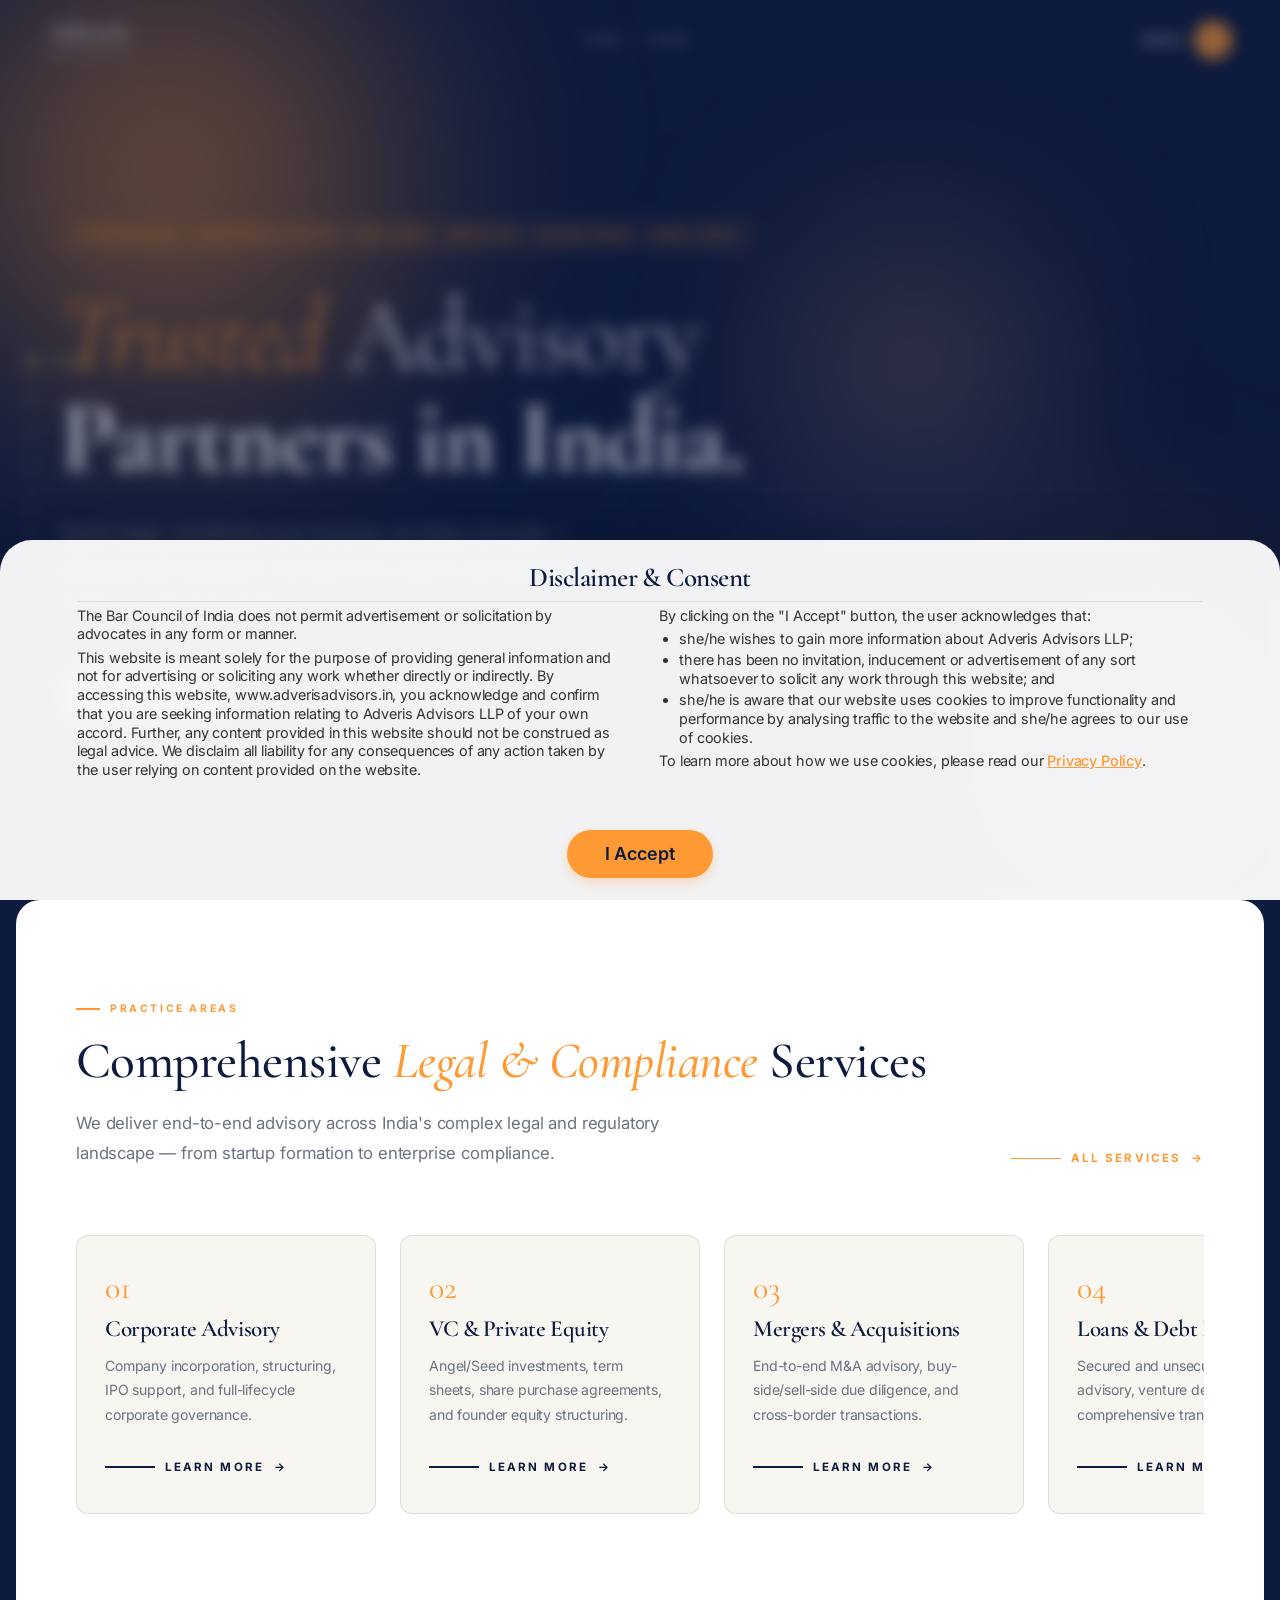
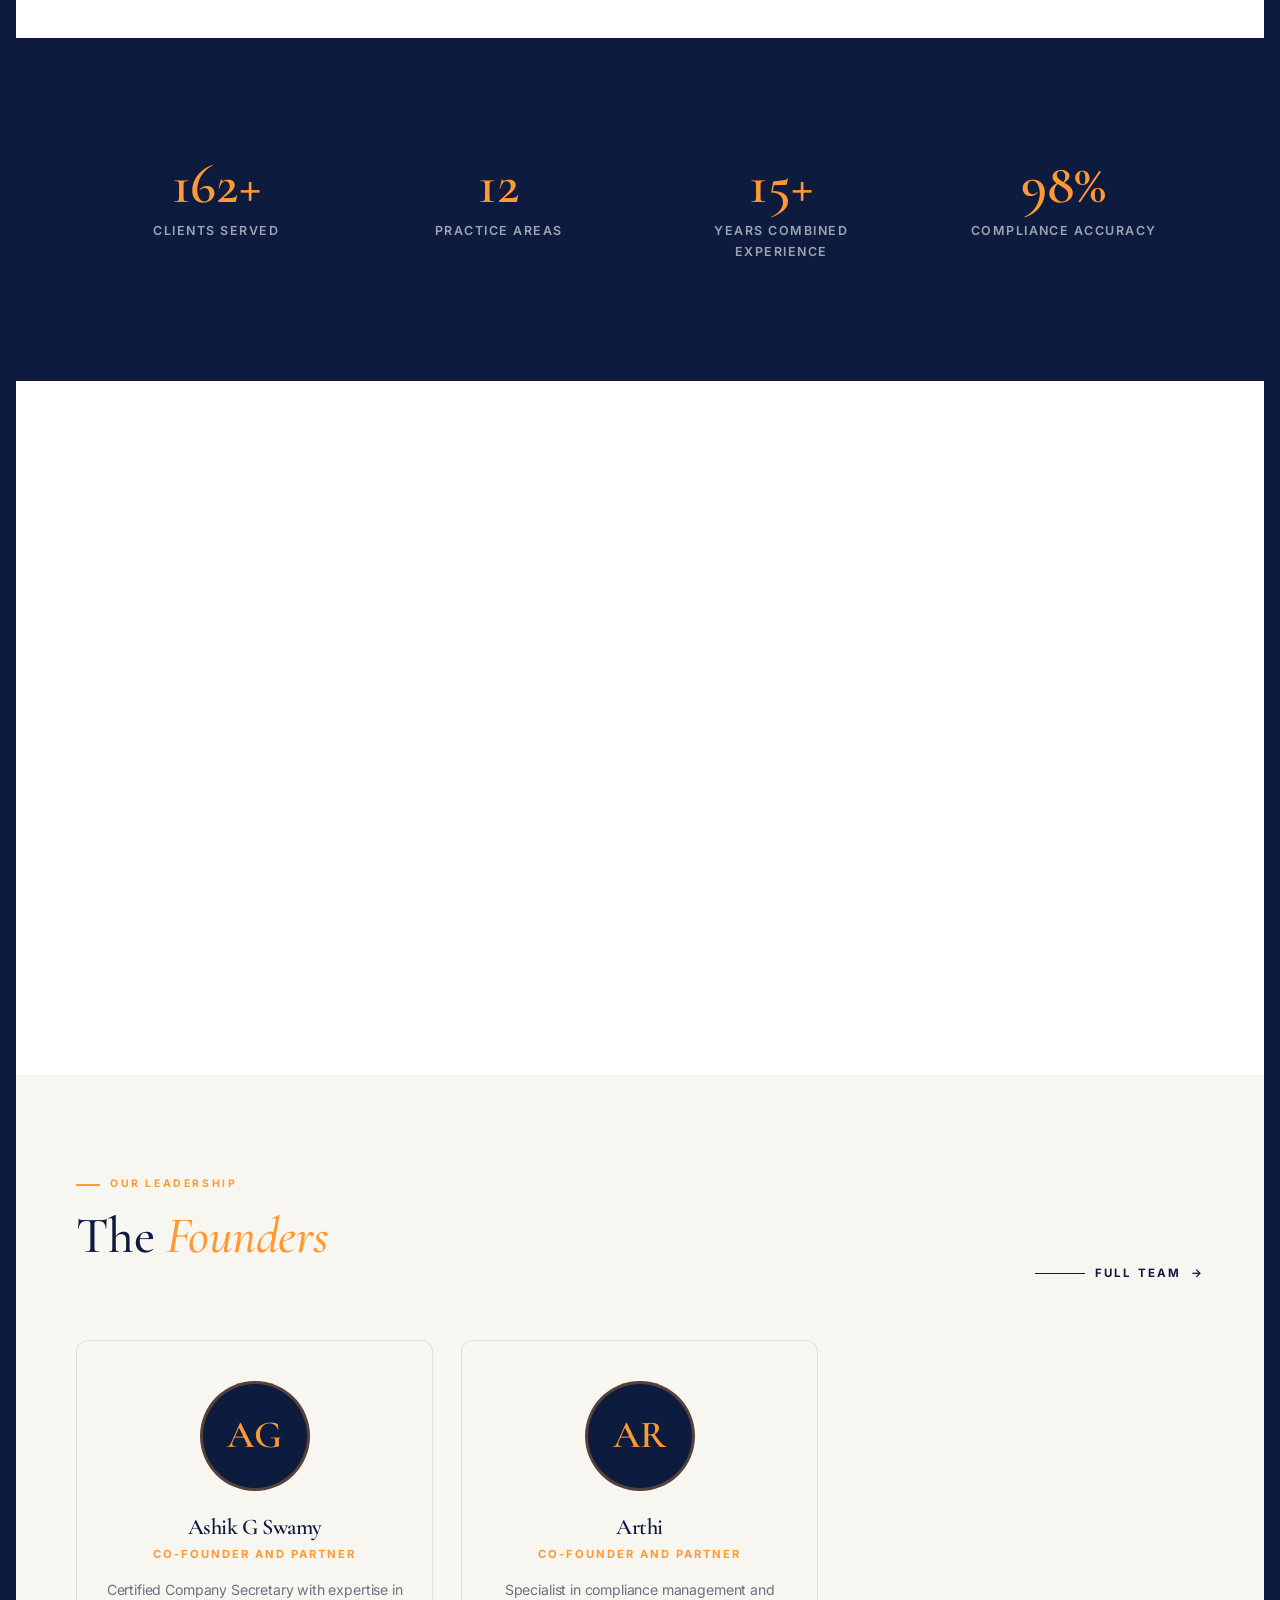
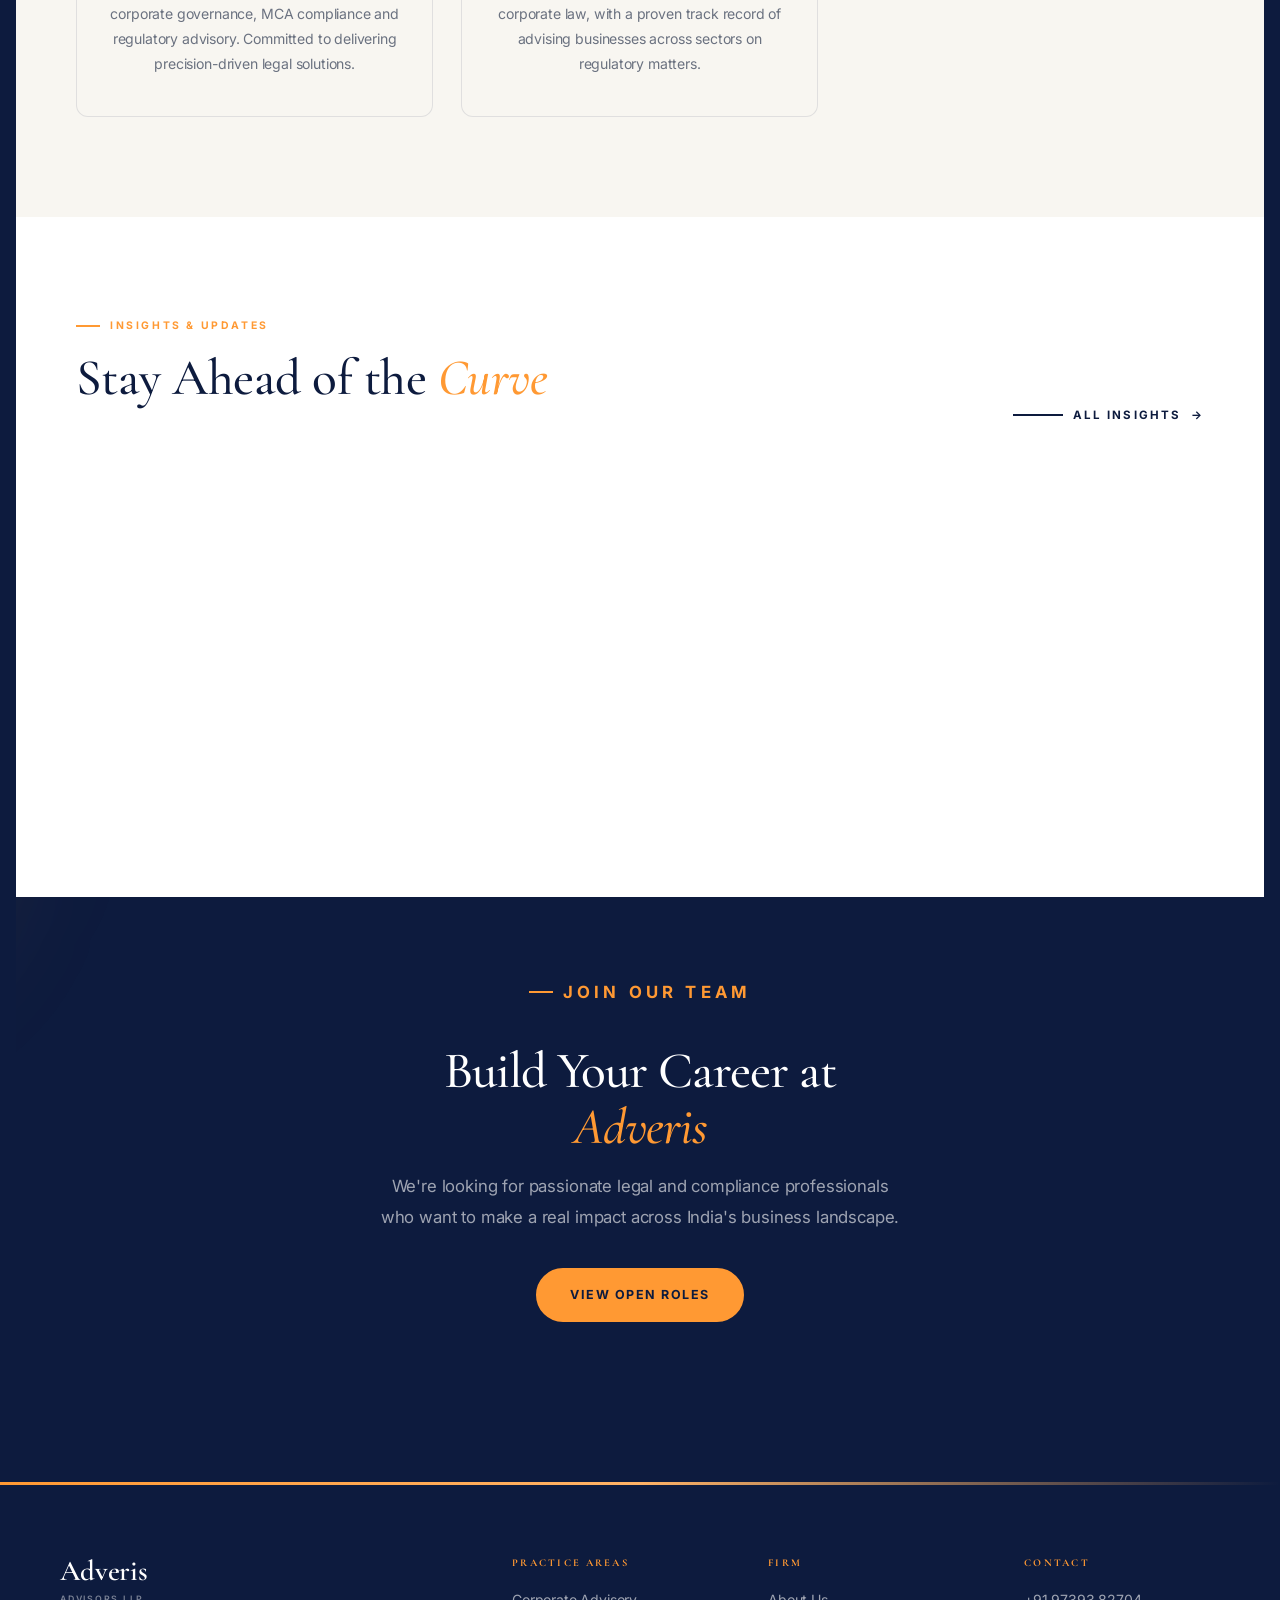
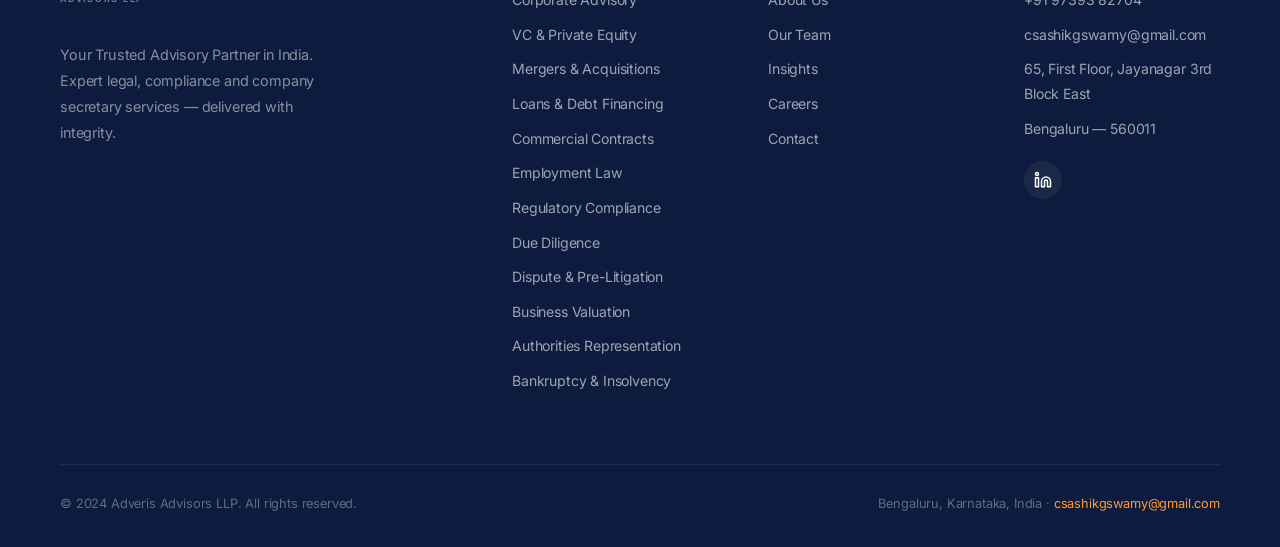
<file: index.html>
<!DOCTYPE html>
<html lang="en">

<head>
  <meta charset="UTF-8" />
  <link rel="preconnect" href="https://fonts.googleapis.com" />
  <link rel="preconnect" href="https://fonts.gstatic.com" crossorigin />
  <link rel="stylesheet"
    href="https://fonts.googleapis.com/css2?family=Cormorant+Garamond:ital,wght@0,300;0,400;0,500;0,600;1,300;1,400;1,500&family=Inter:wght@300;400;500;600;700&display=swap" />
  <meta name="viewport" content="width=device-width, initial-scale=1.0" />
  <title>Adveris Advisors LLP | Corporate Law, Compliance & Company Secretary Services India</title>
  <meta name="description"
    content="Adveris Advisors LLP is a premier law, compliance and company secretary firm based in Bengaluru, India. Experts in corporate law, SEBI, RBI, MCA compliance, M&A, GST, and startup legal advisory across India." />
  <meta name="keywords"
    content="corporate law firm India, company secretary services India, SEBI compliance, MCA compliance, GST compliance India, startup legal advisory, M&A legal India, Bengaluru law firm, ROC filing services, compliance consultant India" />
  <meta name="author" content="Adveris Advisors LLP" />
  <meta property="og:title" content="Adveris Advisors LLP | Your Trusted Advisory Partner in India" />
  <meta property="og:description"
    content="Premier law, compliance and company secretary services across India. Bengaluru-based firm serving clients nationwide." />
  <meta property="og:type" content="website" />
  <meta property="og:url" content="https://www.adverisadvisors.in/" />
  <meta name="twitter:card" content="summary_large_image" />
  <link rel="canonical" href="https://www.adverisadvisors.in/" />
  <link rel="stylesheet" href="css/style.css" />
  <link rel="stylesheet" href="css/animations.css" />
  <script type="application/ld+json">
  {
    "@context":"https://schema.org",
    "@type":"LegalService",
    "name":"Adveris Advisors LLP",
    "description":"Corporate law, compliance and company secretary services across India",
    "url":"https://www.adverisadvisors.in",
    "telephone":"+919739382704",
    "email":"csashikgswamy@gmail.com",
    "address":{"@type":"PostalAddress","streetAddress":"65, First Floor, 8th B Main Road, 27th Cross Rd, Jayanagar 3rd Block East","addressLocality":"Jayanagar, Bengaluru","addressRegion":"Karnataka","postalCode":"560011","addressCountry":"IN"},
    "founder":[{"@type":"Person","name":"Ashik G Swamy"},{"@type":"Person","name":"Arthi"}],
    "areaServed":"India",
    "serviceType":["Corporate Law","Company Secretary Services","Regulatory Compliance","M&A Advisory","GST Compliance","Startup Legal Advisory"]
  }
  </script>
  <link rel="stylesheet" href="css/consent.css" />
</head>

<body data-page="Home">

  <!-- Page Transition -->
  <div class="page-transition-overlay" id="pageTransition"></div>
  <!-- Scroll Progress -->
  <div class="scroll-progress" id="scrollProg"></div>
  <!-- Back to Top -->
  <button class="back-to-top" id="backToTop" aria-label="Back to top">↑</button>

  <!-- Background -->
  <div class="page-bg" aria-hidden="true">
    <div class="blob blob-1"></div>
    <div class="blob blob-2"></div>
    <div class="blob blob-3"></div>
    <div class="blob blob-4"></div>
  </div>

  <!-- NAV -->
  <nav class="nav" id="mainNav" role="navigation" aria-label="Main navigation">
    <div class="nav__inner">
      <a href="index.html" class="nav__logo" aria-label="Adveris Advisors LLP Home">
        <span class="logo-name">Adveris</span>
        <span class="logo-tagline">Advisors LLP</span>
      </a>
      <div class="nav__crumb" aria-label="Breadcrumb">
        <span>Firm</span><span class="sep">—</span><span id="navPage">Home</span>
      </div>
      <button class="nav__menu-btn" id="menuBtn" aria-label="Open menu" aria-expanded="false"
        aria-controls="menuOverlay">
        <span>Menu</span>
        <div class="menu-circle" aria-hidden="true">+</div>
      </button>
    </div>
  </nav>

  <!-- MENU OVERLAY — NKF-style grid / mobile accordion -->
  <div class="menu-overlay" id="menuOverlay" role="dialog" aria-modal="true" aria-label="Navigation menu">
    <div class="menu-overlay__top">
      <a href="index.html" class="menu-logo nav__logo">
        <span class="logo-name">Adveris</span>
        <span class="logo-tagline">Advisors LLP</span>
      </a>
      <button class="menu-close" id="menuClose" aria-label="Close menu">
        <span>Close</span>
        <div class="menu-close-circle" aria-hidden="true">&times;</div>
      </button>
    </div>
    <div class="menu-body">
      <!-- Col 1: Navigate -->
      <div class="menu-col" id="mcol-1">
        <div class="menu-col-title" role="button" tabindex="0" aria-expanded="true" aria-controls="mcol-1-content">
          Navigate</div>
        <div class="menu-col-content" id="mcol-1-content">
          <a href="index.html" class="menu-primary-link">Home</a>
          <a href="about.html" class="menu-primary-link">About Us</a>
          <a href="team.html" class="menu-primary-link">Our Team</a>
          <a href="contact.html" class="menu-primary-link">Contact</a>
        </div>
      </div>
      <!-- Col 2: Practice Areas -->
      <div class="menu-col" id="mcol-2">
        <div class="menu-col-title" role="button" tabindex="0" aria-expanded="false" aria-controls="mcol-2-content">
          Practice Areas</div>
        <div class="menu-col-content" id="mcol-2-content">
          <a href="services.html" class="menu-primary-link"><em>Services</em></a>
          <div class="menu-sub-group">
            <div class="menu-sub-label">What We Do</div>
            <a href="services.html#01" class="menu-sub-link">Corporate Advisory</a>
            <a href="services.html#02" class="menu-sub-link">VC &amp; Private Equity</a>
            <a href="services.html#03" class="menu-sub-link">Mergers &amp; Acquisitions</a>
            <a href="services.html#04" class="menu-sub-link">Loans &amp; Debt Financing</a>
            <a href="services.html#05" class="menu-sub-link">Commercial Contracts</a>
            <a href="services.html#06" class="menu-sub-link">Employment Law</a>
            <a href="services.html#07" class="menu-sub-link">Regulatory Compliance</a>
            <a href="services.html#08" class="menu-sub-link">Due Diligence</a>
            <a href="services.html#09" class="menu-sub-link">Dispute &amp; Pre-Litigation</a>
            <a href="services.html#10" class="menu-sub-link">Business Valuation</a>
            <a href="services.html#11" class="menu-sub-link">Authorities Representation</a>
            <a href="services.html#12" class="menu-sub-link">Bankruptcy &amp; Insolvency</a>
          </div>
        </div>
      </div>
      <!-- Col 3: Explore -->
      <div class="menu-col" id="mcol-3">
        <div class="menu-col-title" role="button" tabindex="0" aria-expanded="false" aria-controls="mcol-3-content">
          Explore</div>
        <div class="menu-col-content" id="mcol-3-content">
          <a href="insights.html" class="menu-primary-link">Insights</a>
          <a href="careers.html" class="menu-primary-link">Careers</a>
          <div class="menu-sub-group">
            <div class="menu-sub-label">Contact</div>
            <a href="tel:+919739382704" class="menu-sub-link">+91 97393 82704</a>
            <a href="mailto:csashikgswamy@gmail.com" class="menu-sub-link">csashikgswamy@gmail.com</a>
            <a href="contact.html" class="menu-sub-link">Bengaluru, Karnataka</a>
          </div>
        </div>
      </div>
    </div>
    <!-- Bottom bar -->
    <div class="menu-bottom">
      <div class="menu-bottom-left">
        <a href="about.html" class="menu-bottom-link">About the Firm</a>
        <a href="contact.html" class="menu-bottom-link">Get in Touch</a>
        <a href="careers.html" class="menu-bottom-link">Careers</a>
      </div>
      <div class="menu-bottom-right">
        <span style="font-size:0.7rem;color:rgba(255,255,255,0.3);letter-spacing:0.1em;">Bengaluru - Corporate Office ·
          Pan India - Services · Since 2024</span>
      </div>
    </div>
  </div>



  <!-- SIDE DOTS — adaptive color, always-visible labels -->
  <div class="side-dots" id="sideDots" aria-hidden="true">
    <div class="s-dot active" data-target="hero" data-label="Home"><span class="s-dot-label">Home</span></div>
    <div class="s-dot" data-target="services" data-label="Services"><span class="s-dot-label">Services</span></div>
    <div class="s-dot" data-target="about" data-label="About"><span class="s-dot-label">About</span></div>
    <div class="s-dot" data-target="team" data-label="Team"><span class="s-dot-label">Team</span></div>
    <div class="s-dot" data-target="insights" data-label="Insights"><span class="s-dot-label">Insights</span></div>
    <div class="s-dot" data-target="careers-sec" data-label="Careers"><span class="s-dot-label">Careers</span></div>
  </div>

  <main>
    <!-- ===================== HERO ===================== -->
    <section class="hero" data-section="hero" id="hero">
      <div class="hero__inner">
        <div class="hero__badge">
          <div class="hero__badge-dot"></div>Bengaluru - Corporate Office ·
          Pan India - Services · Established - Since 2024
        </div>
        <h1 class="hero__title">
          <em>Trusted</em> Advisory<strong>Partners in India.</strong>
        </h1>
        <p class="hero__sub">Expert legal, compliance and company secretary services — delivered with precision,
          integrity, and a deep understanding of India's regulatory landscape.</p>
        <div class="hero__actions">
          <a href="contact.html" class="btn btn-primary">Get in Touch</a>
          <a href="services.html" class="btn btn-outline">Our Practice Areas</a>
        </div>
      </div>
      <div class="hero__scroll-hint" aria-hidden="true">Scroll</div>
    </section>

    <!-- ===================== SERVICES PREVIEW ===================== -->
    <div class="card-wrap" data-section="services" id="services" data-theme="light">
      <section class="section">
        <div class="container">
          <div class="sec-header">
            <div class="sec-header__l">
              <p class="sec-label">Practice Areas</p>
              <h2 class="sec-title">Comprehensive <em>Legal & Compliance</em> Services</h2>
              <p class="sec-body">We deliver end-to-end advisory across India's complex legal and regulatory landscape —
                from startup formation to enterprise compliance.</p>
            </div>
            <a href="services.html" class="arrow-link"><span class="line"></span><span>All Services</span><span
                class="arr">→</span></a>
          </div>
          <div class="services-carousel stagger">
            <div class="svc-card reveal">
              <div
                style="font-size: 2rem; color: var(--saffron); font-family: var(--font-serif); margin-bottom: 12px; line-height: 1;">
                01</div>
              <h3>Corporate Advisory</h3>
              <p>Company incorporation, structuring, IPO support, and full-lifecycle corporate governance.</p>
              <a href="services.html" class="arrow-link arrow-link-dark"><span class="line"></span><span>Learn
                  more</span><span class="arr">→</span></a>
            </div>
            <div class="svc-card reveal">
              <div
                style="font-size: 2rem; color: var(--saffron); font-family: var(--font-serif); margin-bottom: 12px; line-height: 1;">
                02</div>
              <h3>VC & Private Equity</h3>
              <p>Angel/Seed investments, term sheets, share purchase agreements, and founder equity structuring.</p>
              <a href="services.html" class="arrow-link arrow-link-dark"><span class="line"></span><span>Learn
                  more</span><span class="arr">→</span></a>
            </div>
            <div class="svc-card reveal">
              <div
                style="font-size: 2rem; color: var(--saffron); font-family: var(--font-serif); margin-bottom: 12px; line-height: 1;">
                03</div>
              <h3>Mergers & Acquisitions</h3>
              <p>End-to-end M&A advisory, buy-side/sell-side due diligence, and cross-border transactions.</p>
              <a href="services.html" class="arrow-link arrow-link-dark"><span class="line"></span><span>Learn
                  more</span><span class="arr">→</span></a>
            </div>
            <div class="svc-card reveal">
              <div
                style="font-size: 2rem; color: var(--saffron); font-family: var(--font-serif); margin-bottom: 12px; line-height: 1;">
                04</div>
              <h3>Loans & Debt Financing</h3>
              <p>Secured and unsecured lending advisory, venture debt, and comprehensive transaction support.</p>
              <a href="services.html" class="arrow-link arrow-link-dark"><span class="line"></span><span>Learn
                  more</span><span class="arr">→</span></a>
            </div>
            <div class="svc-card reveal">
              <div
                style="font-size: 2rem; color: var(--saffron); font-family: var(--font-serif); margin-bottom: 12px; line-height: 1;">
                05</div>
              <h3>Commercial Contracts</h3>
              <p>Technology agreements, procurement, franchising, NDAs, and comprehensive contract negotiation.</p>
              <a href="services.html" class="arrow-link arrow-link-dark"><span class="line"></span><span>Learn
                  more</span><span class="arr">→</span></a>
            </div>
            <div class="svc-card reveal">
              <div
                style="font-size: 2rem; color: var(--saffron); font-family: var(--font-serif); margin-bottom: 12px; line-height: 1;">
                06</div>
              <h3>Employment Law</h3>
              <p>HR policies, POSH frameworks, ESOP structuring, and comprehensive workforce advisory.</p>
              <a href="services.html" class="arrow-link arrow-link-dark"><span class="line"></span><span>Learn
                  more</span><span class="arr">→</span></a>
            </div>
            <div class="svc-card reveal">
              <div
                style="font-size: 2rem; color: var(--saffron); font-family: var(--font-serif); margin-bottom: 12px; line-height: 1;">
                07</div>
              <h3>Regulatory Compliance</h3>
              <p>FEMA, FDI Policy, corporate governance, and proactive risk assessment management.</p>
              <a href="services.html" class="arrow-link arrow-link-dark"><span class="line"></span><span>Learn
                  more</span><span class="arr">→</span></a>
            </div>
            <div class="svc-card reveal">
              <div
                style="font-size: 2rem; color: var(--saffron); font-family: var(--font-serif); margin-bottom: 12px; line-height: 1;">
                08</div>
              <h3>Due Diligence</h3>
              <p>Comprehensive legal, secretarial, and financial diligence tailored with practical remediation.</p>
              <a href="services.html" class="arrow-link arrow-link-dark"><span class="line"></span><span>Learn
                  more</span><span class="arr">→</span></a>
            </div>
            <div class="svc-card reveal">
              <div
                style="font-size: 2rem; color: var(--saffron); font-family: var(--font-serif); margin-bottom: 12px; line-height: 1;">
                09</div>
              <h3>Dispute & Pre-Litigation</h3>
              <p>Advisory on contractual disputes, settlement agreements, and early risk evaluation.</p>
              <a href="services.html" class="arrow-link arrow-link-dark"><span class="line"></span><span>Learn
                  more</span><span class="arr">→</span></a>
            </div>
            <div class="svc-card reveal">
              <div
                style="font-size: 2rem; color: var(--saffron); font-family: var(--font-serif); margin-bottom: 12px; line-height: 1;">
                10</div>
              <h3>Business Valuation</h3>
              <p>Valuation under IBC, Ind As 113, and comprehensive securities assessment services.</p>
              <a href="services.html" class="arrow-link arrow-link-dark"><span class="line"></span><span>Learn
                  more</span><span class="arr">→</span></a>
            </div>
            <div class="svc-card reveal">
              <div
                style="font-size: 2rem; color: var(--saffron); font-family: var(--font-serif); margin-bottom: 12px; line-height: 1;">
                11</div>
              <h3>Authorities Representation</h3>
              <p>Robust representation before ROC, NCLT, NCLAT, SEBI, DRT, and High Courts.</p>
              <a href="services.html" class="arrow-link arrow-link-dark"><span class="line"></span><span>Learn
                  more</span><span class="arr">→</span></a>
            </div>
            <div class="svc-card reveal">
              <div
                style="font-size: 2rem; color: var(--saffron); font-family: var(--font-serif); margin-bottom: 12px; line-height: 1;">
                12</div>
              <h3>Bankruptcy & Insolvency</h3>
              <p>Expert advisory on CIRP under IBC, creditor representation, and resolution plans.</p>
              <a href="services.html" class="arrow-link arrow-link-dark"><span class="line"></span><span>Learn
                  more</span><span class="arr">→</span></a>
            </div>
          </div>
        </div>
      </section>
    </div>

    <!-- ===================== STATS ===================== -->
    <div class="card-wrap bg-navy" style="margin:0 16px;">
      <section class="section-sm">
        <div class="container">
          <div class="stats-row">
            <div class="stat-box">
              <div class="stat-num" data-count="165" data-suffix="+">165+</div>
              <div class="stat-label">Clients Served</div>
            </div>
            <div class="stat-box">
              <div class="stat-num" data-count="12" data-suffix="">12</div>
              <div class="stat-label">Practice Areas</div>
            </div>
            <div class="stat-box">
              <div class="stat-num" data-count="15" data-suffix="+">15+</div>
              <div class="stat-label">Years Combined Experience</div>
            </div>
            <div class="stat-box">
              <div class="stat-num" data-count="100" data-suffix="%">100%</div>
              <div class="stat-label">Compliance Accuracy</div>
            </div>
          </div>
        </div>
      </section>
    </div>

    <!-- ===================== ABOUT SNIPPET ===================== -->
    <div class="card-wrap" data-section="about" id="about" data-theme="light">
      <section class="section">
        <div class="container">
          <div class="grid-2" style="align-items:center; gap:80px;">
            <div class="reveal-left">
              <p class="sec-label">About Adveris</p>
              <h2 class="sec-title">Where <em>Expertise</em> Meets Integrity</h2>
              <div class="sec-divider"></div>
              <p style="font-size:1.05rem;line-height:1.85;color:var(--text-grey);margin-bottom:20px;">Adveris Advisors
                LLP was founded on the belief that every business — from a first-generation startup to a listed
                enterprise — deserves world-class legal and compliance support.</p>
              <p style="font-size:1rem;line-height:1.85;color:var(--text-grey);margin-bottom:36px;">Operating out of
                Bengaluru and serving clients across India, we bring together deep regulatory expertise, proactive
                advisory, and a commitment to building long-term client relationships built on trust.</p>
              <div style="display:flex;gap:16px;flex-wrap:wrap;">
                <a href="about.html" class="btn btn-navy">Our Story</a>
                <a href="team.html" class="arrow-link arrow-link-dark"><span class="line"></span><span>Meet the
                    Team</span><span class="arr">→</span></a>
              </div>
            </div>
            <div class="reveal-right">
              <div style="display:grid;grid-template-columns:1fr 1fr;gap:16px;">
                <div class="value-card">
                  <h3>Integrity</h3>
                  <p>Honest, transparent advice you can always rely on.</p>
                </div>
                <div class="value-card">
                  <h3>Expertise</h3>
                  <p>Deep domain knowledge across India's legal framework.</p>
                </div>
                <div class="value-card">
                  <h3>Trust</h3>
                  <p>Long-term relationships built on consistent delivery.</p>
                </div>
                <div class="value-card">
                  <h3>Innovation</h3>
                  <p>Modern processes for a complex regulatory world.</p>
                </div>
              </div>
            </div>
          </div>
        </div>
      </section>
    </div>

    <!-- ===================== TEAM ===================== -->
    <div class="card-wrap bg-off" data-section="team" id="team" data-theme="light">
      <section class="section">
        <div class="container">
          <div class="sec-header">
            <div class="sec-header__l">
              <p class="sec-label">Our Leadership</p>
              <h2 class="sec-title">The <em>Founders</em></h2>
            </div>
            <a href="team.html" class="arrow-link arrow-link-dark"><span class="line"></span><span>Full Team</span><span
                class="arr">→</span></a>
          </div>
          <div class="team-grid stagger">
            <div class="team-card reveal">
              <div class="team-avatar">AG</div>
              <h3>Ashik G Swamy</h3>
              <p class="team-role">Co-Founder and Partner</p>
              <p class="team-bio">Certified Company Secretary with expertise in corporate governance, MCA compliance and
                regulatory advisory. Committed to delivering precision-driven legal solutions.</p>
            </div>
            <div class="team-card reveal">
              <div class="team-avatar">AR</div>
              <h3>Arthi</h3>
              <p class="team-role">Co-Founder and Partner</p>
              <p class="team-bio">Specialist in compliance management and corporate law, with a proven track record of
                advising businesses across sectors on regulatory matters.</p>
            </div>

          </div>
        </div>
      </section>
    </div>

    <!-- ===================== INSIGHTS ===================== -->
    <div class="card-wrap" data-section="insights" id="insights" data-theme="light">
      <section class="section">
        <div class="container">
          <div class="sec-header">
            <div class="sec-header__l">
              <p class="sec-label">Insights & Updates</p>
              <h2 class="sec-title">Stay Ahead of the <em>Curve</em></h2>
            </div>
            <a href="insights.html" class="arrow-link arrow-link-dark"><span class="line"></span><span>All
                Insights</span><span class="arr">→</span></a>
          </div>
          <div class="insights-grid stagger">
            <article class="insight-card reveal">
              <div class="insight-card__top">
                <span class="insight-tag">Corporate</span>
                <h3>MCA21 V3: What It Means for Your Company Filings in 2024</h3>
              </div>
              <div class="insight-card__body">
                <p>The Ministry of Corporate Affairs' new MCA21 V3 portal brings significant changes to annual filing
                  requirements. Here's what every company director needs to know.</p>
                <div class="insight-meta"><span>March 2024</span><a href="insights.html" class="arrow-link"
                    style="font-size:0.68rem;"><span class="line" style="width:24px;"></span><span>Read</span><span
                      class="arr">→</span></a></div>
              </div>
            </article>
            <article class="insight-card reveal">
              <div class="insight-card__top">
                <span class="insight-tag">Compliance</span>
                <h3>SEBI LODR Amendments: Key Changes for Listed Companies</h3>
              </div>
              <div class="insight-card__body">
                <p>SEBI's latest LODR amendments tighten disclosure norms and related-party transaction approval
                  requirements. We break down the critical changes and timelines.</p>
                <div class="insight-meta"><span>February 2024</span><a href="insights.html" class="arrow-link"
                    style="font-size:0.68rem;"><span class="line" style="width:24px;"></span><span>Read</span><span
                      class="arr">→</span></a></div>
              </div>
            </article>
            <article class="insight-card reveal">
              <div class="insight-card__top">
                <span class="insight-tag">Startup</span>
                <h3>DPIIT Startup Recognition: A Complete Step-by-Step Guide</h3>
              </div>
              <div class="insight-card__body">
                <p>Getting DPIIT recognition unlocks tax exemptions, easier compliance and fundraising advantages. Our
                  complete guide walks you through every step of the process.</p>
                <div class="insight-meta"><span>January 2024</span><a href="insights.html" class="arrow-link"
                    style="font-size:0.68rem;"><span class="line" style="width:24px;"></span><span>Read</span><span
                      class="arr">→</span></a></div>
              </div>
            </article>
          </div>
        </div>
      </section>
    </div>

    <!-- ===================== CAREERS CTA ===================== -->
    <div class="card-wrap" data-section="careers-sec" id="careers-sec" data-theme="dark">
      <div class="cta-band">
        <p class="sec-label" style="justify-content:center;color:var(--saffron);">Join Our Team</p>
        <h2>Build Your Career at<br /><em style="font-style:italic;color:var(--saffron);">Adveris</em></h2>
        <p>We're looking for passionate legal and compliance professionals who want to make a real impact across India's
          business landscape.</p>
        <a href="careers.html" class="btn btn-primary">View Open Roles</a>
      </div>
    </div>
  </main>

  <!-- FOOTER -->
  <footer>
    <div class="footer-saffron-bar"></div>
    <div class="container" style="padding-top:72px;">
      <div class="footer-grid">
        <div class="footer-brand">
          <div class="nav__logo" style="margin-bottom:16px;">
            <span class="logo-name" style="font-family:var(--font-serif);font-size:1.8rem;color:white;">Adveris</span>
            <span class="logo-tagline" style="color:rgba(255,255,255,0.45);">Advisors LLP</span>
          </div>
          <p>Your Trusted Advisory Partner in India. Expert legal, compliance and company secretary services — delivered
            with integrity.</p>
        </div>
        <div class="footer-col">
          <h4>Practice Areas</h4>
          <a href="services.html#01">Corporate Advisory</a>
          <a href="services.html#02">VC &amp; Private Equity</a>
          <a href="services.html#03">Mergers &amp; Acquisitions</a>
          <a href="services.html#04">Loans &amp; Debt Financing</a>
          <a href="services.html#05">Commercial Contracts</a>
          <a href="services.html#06">Employment Law</a>
          <a href="services.html#07">Regulatory Compliance</a>
          <a href="services.html#08">Due Diligence</a>
          <a href="services.html#09">Dispute &amp; Pre-Litigation</a>
          <a href="services.html#10">Business Valuation</a>
          <a href="services.html#11">Authorities Representation</a>
          <a href="services.html#12">Bankruptcy &amp; Insolvency</a>
        </div>
        <div class="footer-col">
          <h4>Firm</h4>
          <a href="about.html">About Us</a>
          <a href="team.html">Our Team</a>
          <a href="insights.html">Insights</a>
          <a href="careers.html">Careers</a>
          <a href="contact.html">Contact</a>
        </div>
        <div class="footer-col">
          <h4>Contact</h4>
          <a href="tel:+919739382704">+91 97393 82704</a>
          <a href="mailto:csashikgswamy@gmail.com">csashikgswamy@gmail.com</a>
          <a href="https://www.google.com/maps/search/?api=1&query=65,+First+Floor,+8th+B+Main+Road,+27th+Cross+Rd,+Jayanagar+3rd+Block+East,+Jayanagar,+Bengaluru,+Karnataka+560011" target="_blank" rel="noopener">65, First Floor, Jayanagar 3rd Block East</a>
          <a href="https://www.google.com/maps/search/?api=1&query=65,+First+Floor,+8th+B+Main+Road,+27th+Cross+Rd,+Jayanagar+3rd+Block+East,+Jayanagar,+Bengaluru,+Karnataka+560011" target="_blank" rel="noopener">Bengaluru — 560011</a>
          <div class="footer-socials">
            <a href="https://linkedin.com/company/placeholder" target="_blank" rel="noopener" aria-label="LinkedIn">
              <svg viewBox="0 0 24 24" width="18" height="18" stroke="currentColor" stroke-width="2" fill="none"
                stroke-linecap="round" stroke-linejoin="round">
                <path d="M16 8a6 6 0 0 1 6 6v7h-4v-7a2 2 0 0 0-2-2 2 2 0 0 0-2 2v7h-4v-7a6 6 0 0 1 6-6z"></path>
                <rect x="2" y="9" width="4" height="12"></rect>
                <circle cx="4" cy="4" r="2"></circle>
              </svg>
            </a>
          </div>
        </div>
      </div>
      <div class="footer-bottom">
        <span>© 2024 Adveris Advisors LLP. All rights reserved.</span>
        <span>Bengaluru, Karnataka, India · <a href="mailto:csashikgswamy@gmail.com">csashikgswamy@gmail.com</a></span>
      </div>
    </div>
  </footer>

  <script src="js/consent.js"></script>
  <script src="js/lenis.min.js"></script>
  <script src="js/main.js"></script>
</body>

</html>
</file>
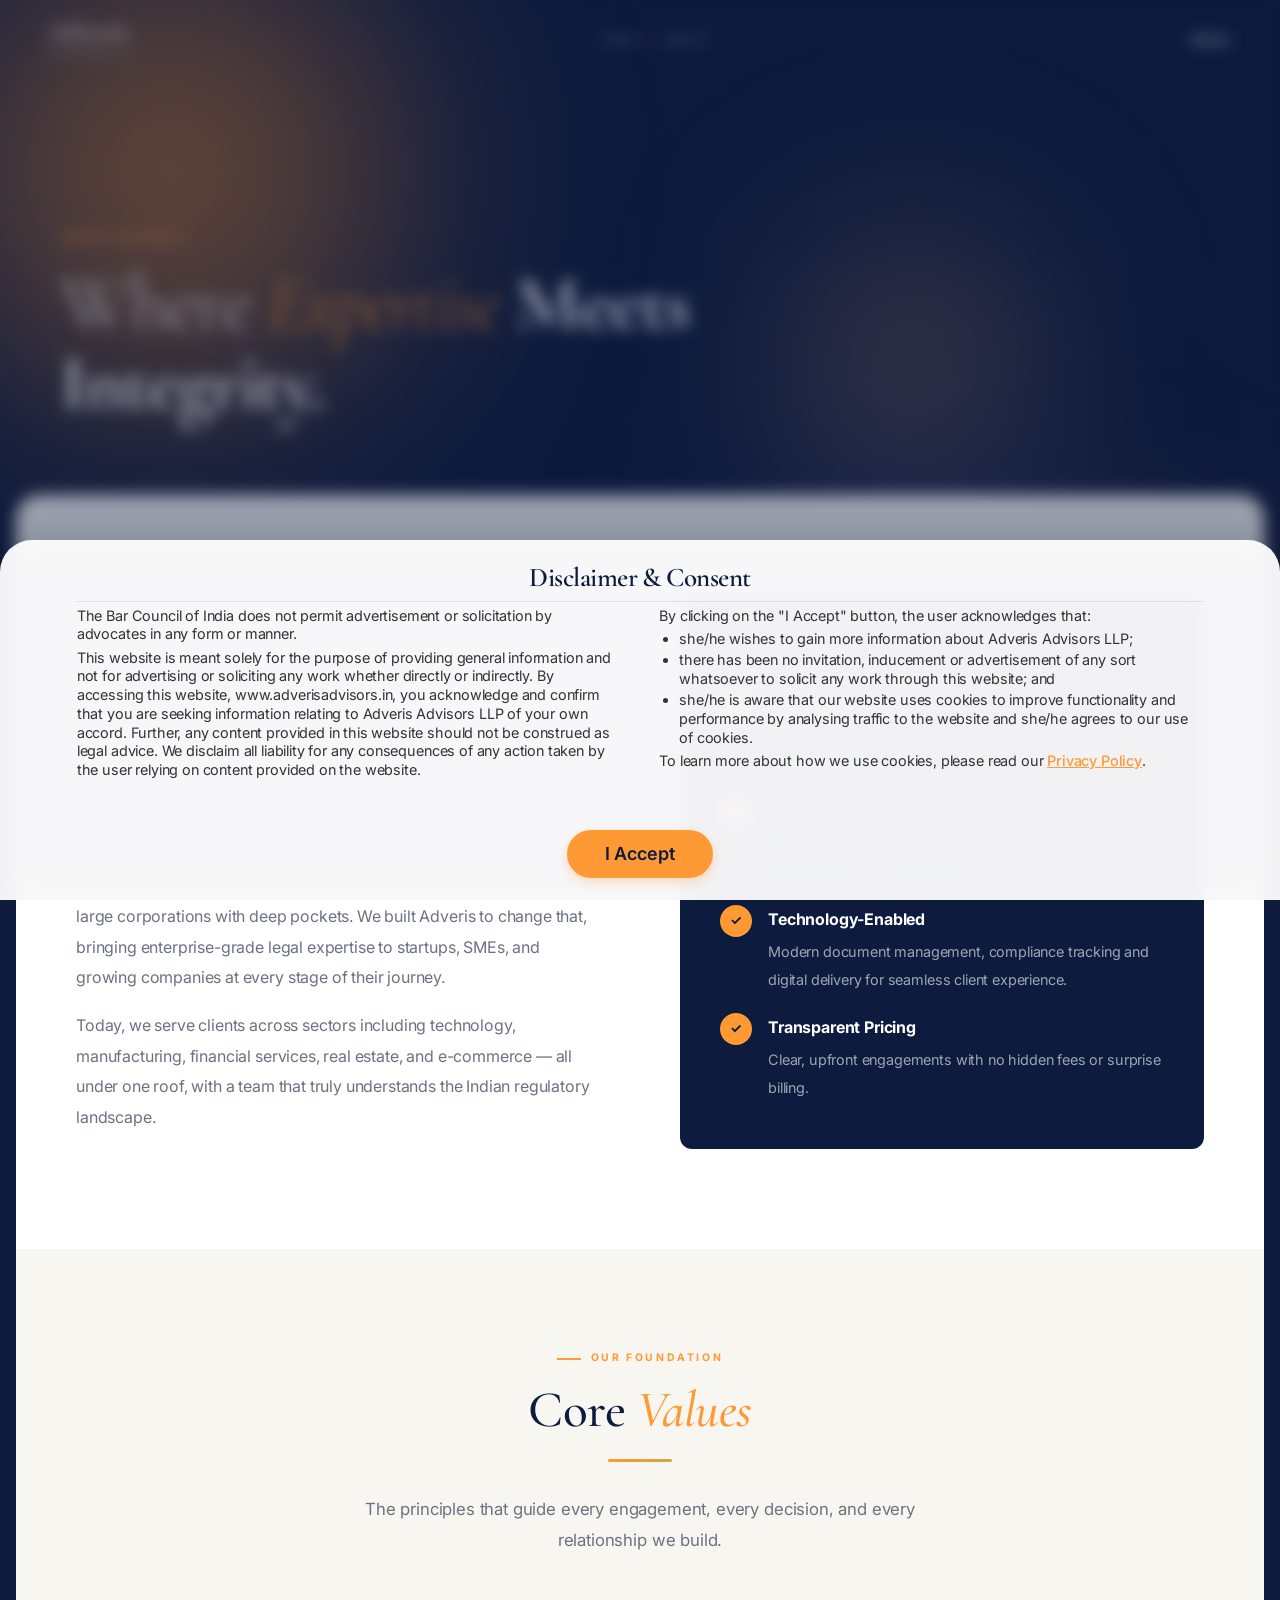
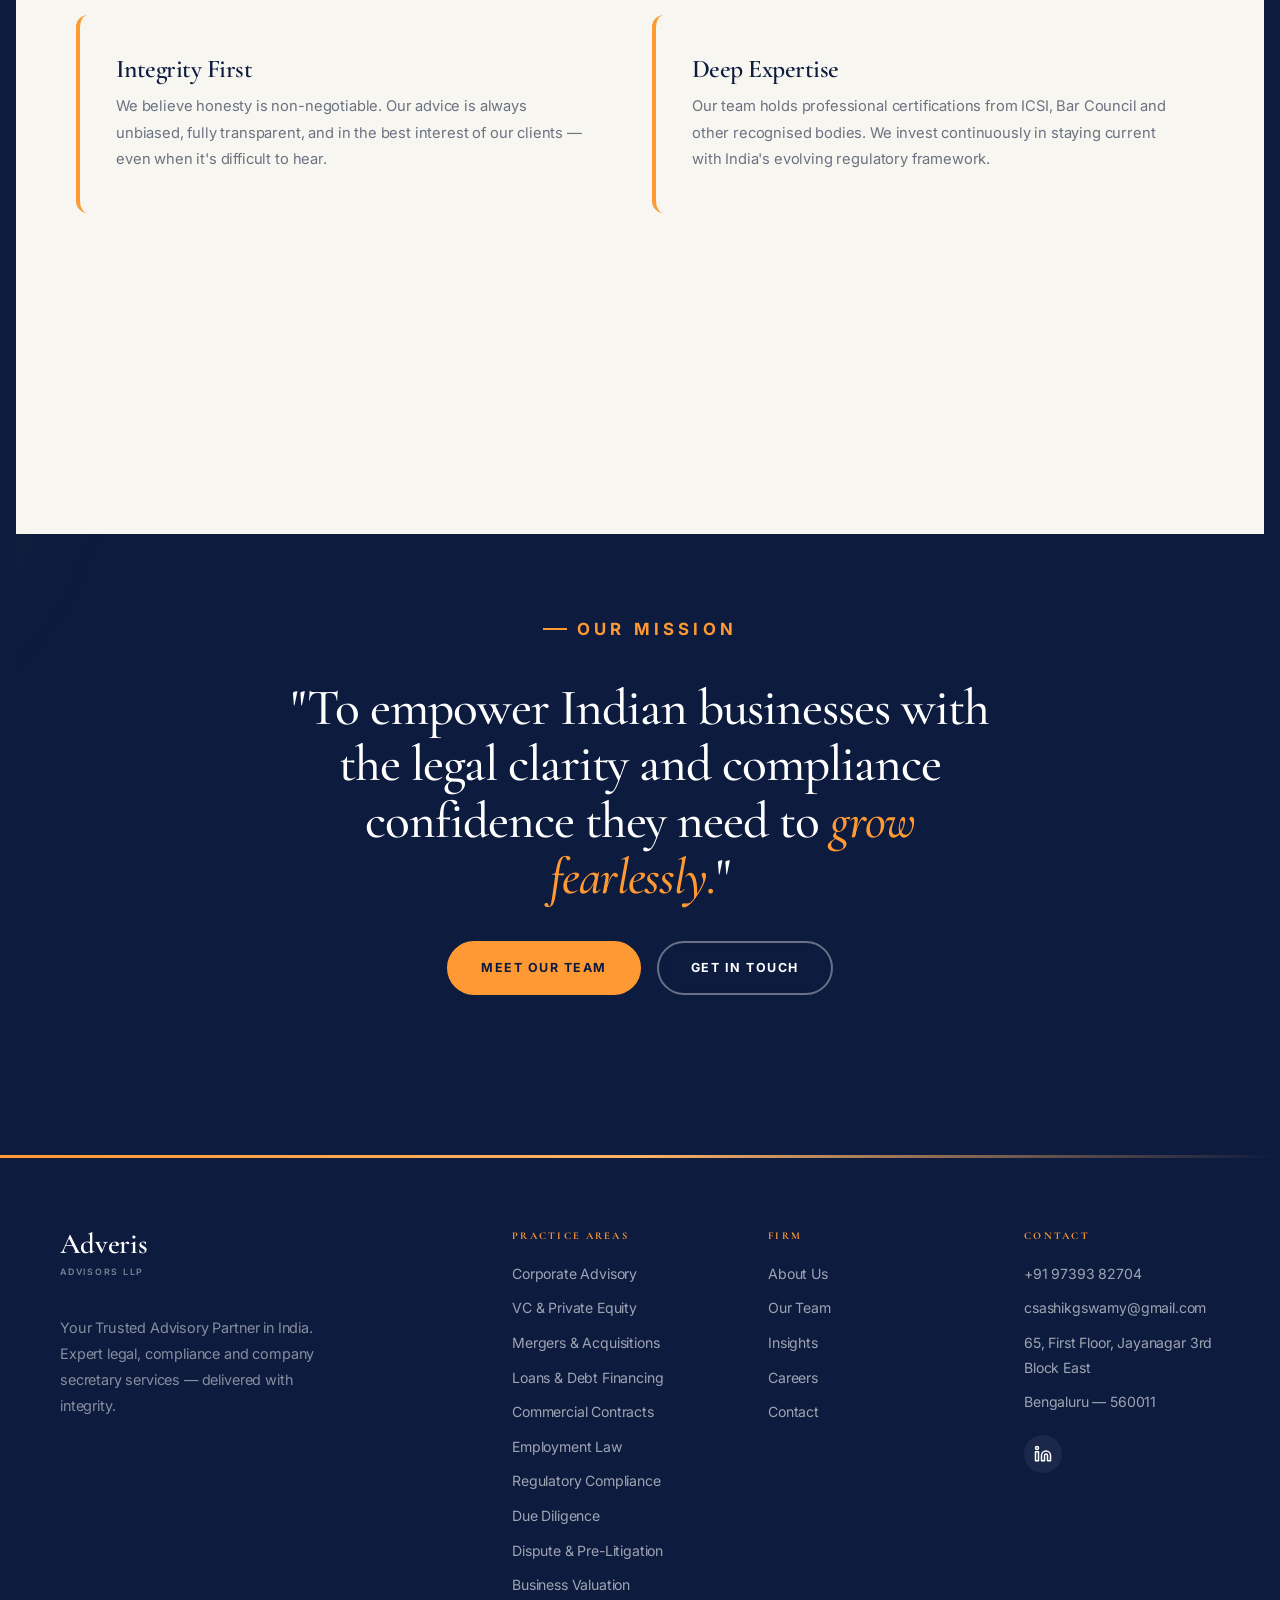
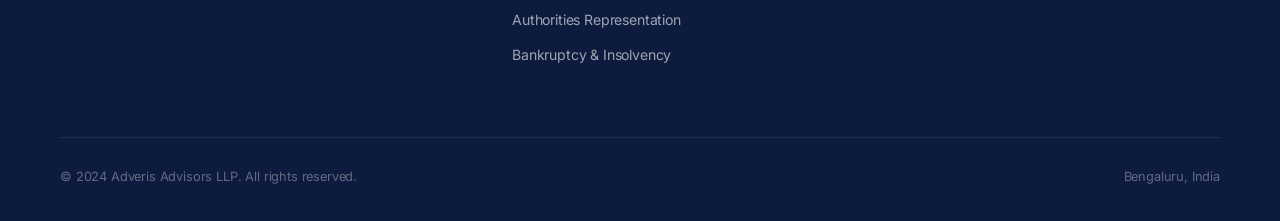
<file: about.html>
<!DOCTYPE html>
<html lang="en">
<head>
  <meta charset="UTF-8"/>
  <link rel="preconnect" href="https://fonts.googleapis.com"/>
  <link rel="preconnect" href="https://fonts.gstatic.com" crossorigin/>
  <link rel="stylesheet" href="https://fonts.googleapis.com/css2?family=Cormorant+Garamond:ital,wght@0,300;0,400;0,500;0,600;1,300;1,400;1,500&family=Inter:wght@300;400;500;600;700&display=swap"/>
  <meta name="viewport" content="width=device-width, initial-scale=1.0"/>
  <title>About Us | Adveris Advisors LLP — Corporate Law & Compliance Firm India</title>
  <meta name="description" content="Learn about Adveris Advisors LLP — a Bengaluru-based law, compliance and company secretary firm serving clients across India. Our mission, values, and founding story."/>
  <meta name="keywords" content="about Adveris Advisors, law firm about us, Bengaluru legal firm, compliance firm India, company secretary firm India"/>
  <link rel="canonical" href="https://www.adverisadvisors.in/about.html"/>
  <meta property="og:title" content="About Adveris Advisors LLP"/>
  <meta property="og:description" content="Bengaluru-based corporate law and compliance firm serving India with integrity and expertise."/>
  <meta property="og:type" content="website"/>
  <link rel="stylesheet" href="css/style.css"/>
  <link rel="stylesheet" href="css/animations.css"/>
  <link rel="stylesheet" href="css/consent.css"/>
</head>
<body data-page="About">

  <div class="page-transition-overlay" id="pageTransition"></div>
  <div class="scroll-progress" id="scrollProg"></div>
  <button class="back-to-top" id="backToTop" aria-label="Back to top">↑</button>

  <div class="page-bg" aria-hidden="true">
    <div class="blob blob-1"></div><div class="blob blob-2"></div>
    <div class="blob blob-3"></div><div class="blob blob-4"></div>
  </div>

  <!-- NAV -->
  <nav class="nav" id="mainNav">
    <div class="nav__inner">
      <a href="index.html" class="nav__logo"><span class="logo-name">Adveris</span><span class="logo-tagline">Advisors LLP</span></a>
      <div class="nav__crumb"><span>Firm</span><span class="sep">—</span><span id="navPage">About Us</span></div>
      <button class="nav__menu-btn" id="menuBtn" aria-label="Open menu" aria-expanded="false"><div class="hamburger"><span></span><span></span><span></span></div><span>Menu</span></button>
    </div>
  </nav>

  <!-- OVERLAY -->
        <!-- MENU OVERLAY — NKF-style grid / mobile accordion -->
  <div class="menu-overlay" id="menuOverlay" role="dialog" aria-modal="true" aria-label="Navigation menu">
    <div class="menu-overlay__top">
      <a href="index.html" class="menu-logo nav__logo">
        <span class="logo-name">Adveris</span>
        <span class="logo-tagline">Advisors LLP</span>
      </a>
      <button class="menu-close" id="menuClose" aria-label="Close menu">
        <span>Close</span>
        <div class="menu-close-circle" aria-hidden="true">&times;</div>
      </button>
    </div>
    <div class="menu-body">
      <!-- Col 1: Navigate -->
      <div class="menu-col" id="mcol-1">
        <div class="menu-col-title" role="button" tabindex="0" aria-expanded="true" aria-controls="mcol-1-content">Navigate</div>
        <div class="menu-col-content" id="mcol-1-content">
          <a href="index.html" class="menu-primary-link">Home</a>
          <a href="about.html" class="menu-primary-link">About Us</a>
          <a href="team.html" class="menu-primary-link">Our Team</a>
          <a href="contact.html" class="menu-primary-link">Contact</a>
        </div>
      </div>
      <!-- Col 2: Practice Areas -->
      <div class="menu-col" id="mcol-2">
        <div class="menu-col-title" role="button" tabindex="0" aria-expanded="false" aria-controls="mcol-2-content">Practice Areas</div>
        <div class="menu-col-content" id="mcol-2-content">
          <a href="services.html" class="menu-primary-link"><em>Services</em></a>
          <div class="menu-sub-group">
            <div class="menu-sub-label">What We Do</div>
            <a href="services.html#01" class="menu-sub-link">Corporate Advisory</a>
            <a href="services.html#02" class="menu-sub-link">VC &amp; Private Equity</a>
            <a href="services.html#03" class="menu-sub-link">Mergers &amp; Acquisitions</a>
            <a href="services.html#04" class="menu-sub-link">Loans &amp; Debt Financing</a>
            <a href="services.html#05" class="menu-sub-link">Commercial Contracts</a>
            <a href="services.html#06" class="menu-sub-link">Employment Law</a>
            <a href="services.html#07" class="menu-sub-link">Regulatory Compliance</a>
            <a href="services.html#08" class="menu-sub-link">Due Diligence</a>
            <a href="services.html#09" class="menu-sub-link">Dispute &amp; Pre-Litigation</a>
            <a href="services.html#10" class="menu-sub-link">Business Valuation</a>
            <a href="services.html#11" class="menu-sub-link">Authorities Representation</a>
            <a href="services.html#12" class="menu-sub-link">Bankruptcy &amp; Insolvency</a>
          </div>
        </div>
      </div>
      <!-- Col 3: Explore -->
      <div class="menu-col" id="mcol-3">
        <div class="menu-col-title" role="button" tabindex="0" aria-expanded="false" aria-controls="mcol-3-content">Explore</div>
        <div class="menu-col-content" id="mcol-3-content">
          <a href="insights.html" class="menu-primary-link">Insights</a>
          <a href="careers.html" class="menu-primary-link">Careers</a>
          <div class="menu-sub-group">
            <div class="menu-sub-label">Contact</div>
            <a href="tel:+919739382704" class="menu-sub-link">+91 97393 82704</a>
            <a href="mailto:csashikgswamy@gmail.com" class="menu-sub-link">csashikgswamy@gmail.com</a>
            <a href="contact.html" class="menu-sub-link">Bengaluru, Karnataka</a>
          </div>
        </div>
      </div>
    </div>
    <!-- Bottom bar -->
    <div class="menu-bottom">
      <div class="menu-bottom-left">
        <a href="about.html" class="menu-bottom-link">About the Firm</a>
        <a href="contact.html" class="menu-bottom-link">Get in Touch</a>
        <a href="careers.html" class="menu-bottom-link">Careers</a>
      </div>
      <div class="menu-bottom-right">
        <span style="font-size:0.7rem;color:rgba(255,255,255,0.3);letter-spacing:0.1em;">Bengaluru · Pan India · Since 2024</span>
      </div>
    </div>
  </div>




  <!-- PAGE HERO -->
  <section class="page-hero">
    <div class="page-hero__inner">
      <p class="page-hero__label">About Adveris</p>
      <h1 class="page-hero__title">Where <em>Expertise</em><strong> Meets Integrity.</strong></h1>
    </div>
  </section>

  <main class="page-z">
    <!-- MISSION & STORY -->
    <div class="card-wrap" style="border-radius:var(--radius) var(--radius) 0 0;">
      <section class="section">
        <div class="container">
          <div class="grid-2" style="gap:80px;align-items:center;">
            <div class="reveal-left">
              <p class="sec-label">Our Story</p>
              <h2 class="sec-title">Founded on <em>Purpose</em></h2>
              <div class="sec-divider"></div>
              <p style="font-size:1.05rem;line-height:1.9;color:var(--text-grey);margin-bottom:18px;">Adveris Advisors LLP was founded in Bengaluru with a clear and singular purpose: to democratise access to high-quality legal and compliance services for businesses across India.</p>
              <p style="font-size:1rem;line-height:1.9;color:var(--text-grey);margin-bottom:18px;">We saw a gap in the market — quality advisory was often reserved for large corporations with deep pockets. We built Adveris to change that, bringing enterprise-grade legal expertise to startups, SMEs, and growing companies at every stage of their journey.</p>
              <p style="font-size:1rem;line-height:1.9;color:var(--text-grey);">Today, we serve clients across sectors including technology, manufacturing, financial services, real estate, and e-commerce — all under one roof, with a team that truly understands the Indian regulatory landscape.</p>
            </div>
            <div class="reveal-right" style="background:var(--navy);border-radius:var(--radius-sm);padding:48px 40px;color:white;">
              <div class="sec-label" style="color:var(--saffron);margin-bottom:28px;">Why Adveris?</div>
              <div style="display:flex;flex-direction:column;gap:20px;">
                <div style="display:flex;gap:16px;align-items:flex-start;">
                  <div style="width:32px;height:32px;min-width:32px;border-radius:50%;background:var(--saffron);display:flex;align-items:center;justify-content:center;font-weight:700;font-size:0.85rem;color:var(--navy);">✓</div>
                  <div><strong style="display:block;color:white;margin-bottom:4px;">Pan-India Expertise</strong><span style="font-size:0.9rem;color:rgba(255,255,255,0.6);">Licensed professionals serving clients in every major Indian state and territory.</span></div>
                </div>
                <div style="display:flex;gap:16px;align-items:flex-start;">
                  <div style="width:32px;height:32px;min-width:32px;border-radius:50%;background:var(--saffron);display:flex;align-items:center;justify-content:center;font-weight:700;font-size:0.85rem;color:var(--navy);">✓</div>
                  <div><strong style="display:block;color:white;margin-bottom:4px;">Proactive Advisory</strong><span style="font-size:0.9rem;color:rgba(255,255,255,0.6);">We anticipate regulatory changes and prepare clients before they become compliance issues.</span></div>
                </div>
                <div style="display:flex;gap:16px;align-items:flex-start;">
                  <div style="width:32px;height:32px;min-width:32px;border-radius:50%;background:var(--saffron);display:flex;align-items:center;justify-content:center;font-weight:700;font-size:0.85rem;color:var(--navy);">✓</div>
                  <div><strong style="display:block;color:white;margin-bottom:4px;">Technology-Enabled</strong><span style="font-size:0.9rem;color:rgba(255,255,255,0.6);">Modern document management, compliance tracking and digital delivery for seamless client experience.</span></div>
                </div>
                <div style="display:flex;gap:16px;align-items:flex-start;">
                  <div style="width:32px;height:32px;min-width:32px;border-radius:50%;background:var(--saffron);display:flex;align-items:center;justify-content:center;font-weight:700;font-size:0.85rem;color:var(--navy);">✓</div>
                  <div><strong style="display:block;color:white;margin-bottom:4px;">Transparent Pricing</strong><span style="font-size:0.9rem;color:rgba(255,255,255,0.6);">Clear, upfront engagements with no hidden fees or surprise billing.</span></div>
                </div>
              </div>
            </div>
          </div>
        </div>
      </section>
    </div>

    <!-- CORE VALUES -->
    <div class="card-wrap bg-off">
      <section class="section">
        <div class="container">
          <div class="text-center" style="max-width:600px;margin:0 auto 60px;">
            <p class="sec-label" style="justify-content:center;">Our Foundation</p>
            <h2 class="sec-title">Core <em>Values</em></h2>
            <div class="sec-divider sec-divider-center"></div>
            <p class="sec-body" style="margin:0 auto;">The principles that guide every engagement, every decision, and every relationship we build.</p>
          </div>
          <div class="values-grid stagger">
            <div class="value-card reveal">
              <h3>Integrity First</h3>
              <p>We believe honesty is non-negotiable. Our advice is always unbiased, fully transparent, and in the best interest of our clients — even when it's difficult to hear.</p>
            </div>
            <div class="value-card reveal">
              <h3>Deep Expertise</h3>
              <p>Our team holds professional certifications from ICSI, Bar Council and other recognised bodies. We invest continuously in staying current with India's evolving regulatory framework.</p>
            </div>
            <div class="value-card reveal">
              <h3>Client-First Trust</h3>
              <p>Long-term relationships are built on consistent results. We measure success not by the size of our firm, but by the trust our clients place in us year after year.</p>
            </div>
            <div class="value-card reveal">
              <h3>Innovation in Practice</h3>
              <p>We leverage technology to deliver faster, more accurate, and more cost-effective compliance solutions — without ever compromising on the quality of advice.</p>
            </div>
          </div>
        </div>
      </section>
    </div>

    <!-- MISSION STATEMENT -->
    <div class="card-wrap">
      <div class="cta-band" style="border-radius:0;">
        <p class="sec-label" style="justify-content:center;color:var(--saffron);">Our Mission</p>
        <h2 style="max-width:700px;margin:0 auto 20px;">"To empower Indian businesses with the legal clarity and compliance confidence they need to <em style="color:var(--saffron);">grow fearlessly.</em>"</h2>
        <div style="display:flex;gap:16px;justify-content:center;flex-wrap:wrap;margin-top:36px;">
          <a href="team.html" class="btn btn-primary">Meet Our Team</a>
          <a href="contact.html" class="btn btn-outline">Get in Touch</a>
        </div>
      </div>
    </div>
  </main>

  <footer>
    <div class="footer-saffron-bar"></div>
    <div class="container" style="padding-top:72px;">
      <div class="footer-grid">
        <div class="footer-brand">
          <div class="nav__logo" style="margin-bottom:16px;"><span class="logo-name" style="font-family:var(--font-serif);font-size:1.8rem;color:white;">Adveris</span><span class="logo-tagline" style="color:rgba(255,255,255,0.45);">Advisors LLP</span></div>
          <p>Your Trusted Advisory Partner in India. Expert legal, compliance and company secretary services — delivered with integrity.</p>
        </div>
        <div class="footer-col">
          <h4>Practice Areas</h4>
          <a href="services.html#01">Corporate Advisory</a>
          <a href="services.html#02">VC &amp; Private Equity</a>
          <a href="services.html#03">Mergers &amp; Acquisitions</a>
          <a href="services.html#04">Loans &amp; Debt Financing</a>
          <a href="services.html#05">Commercial Contracts</a>
          <a href="services.html#06">Employment Law</a>
          <a href="services.html#07">Regulatory Compliance</a>
          <a href="services.html#08">Due Diligence</a>
          <a href="services.html#09">Dispute &amp; Pre-Litigation</a>
          <a href="services.html#10">Business Valuation</a>
          <a href="services.html#11">Authorities Representation</a>
          <a href="services.html#12">Bankruptcy &amp; Insolvency</a>
        </div>
        <div class="footer-col"><h4>Firm</h4><a href="about.html">About Us</a><a href="team.html">Our Team</a><a href="insights.html">Insights</a><a href="careers.html">Careers</a><a href="contact.html">Contact</a></div>
        <div class="footer-col"><h4>Contact</h4><a href="tel:+919739382704">+91 97393 82704</a><a href="mailto:csashikgswamy@gmail.com">csashikgswamy@gmail.com</a><a href="https://www.google.com/maps/search/?api=1&query=65,+First+Floor,+8th+B+Main+Road,+27th+Cross+Rd,+Jayanagar+3rd+Block+East,+Jayanagar,+Bengaluru,+Karnataka+560011" target="_blank" rel="noopener">65, First Floor, Jayanagar 3rd Block East</a><a href="https://www.google.com/maps/search/?api=1&query=65,+First+Floor,+8th+B+Main+Road,+27th+Cross+Rd,+Jayanagar+3rd+Block+East,+Jayanagar,+Bengaluru,+Karnataka+560011" target="_blank" rel="noopener">Bengaluru — 560011</a><div class="footer-socials">
            <a href="https://linkedin.com/company/placeholder" target="_blank" rel="noopener" aria-label="LinkedIn">
              <svg viewBox="0 0 24 24" width="18" height="18" stroke="currentColor" stroke-width="2" fill="none" stroke-linecap="round" stroke-linejoin="round">
                <path d="M16 8a6 6 0 0 1 6 6v7h-4v-7a2 2 0 0 0-2-2 2 2 0 0 0-2 2v7h-4v-7a6 6 0 0 1 6-6z"></path>
                <rect x="2" y="9" width="4" height="12"></rect>
                <circle cx="4" cy="4" r="2"></circle>
              </svg>
            </a>
          </div>
        </div>
      </div>
      <div class="footer-bottom"><span>© 2024 Adveris Advisors LLP. All rights reserved.</span><span>Bengaluru, India</span></div>
    </div>
  </footer>
      <script src="js/consent.js"></script>
  <script src="js/lenis.min.js"></script>
  <script src="js/main.js"></script>
</body>
</html>
</file>
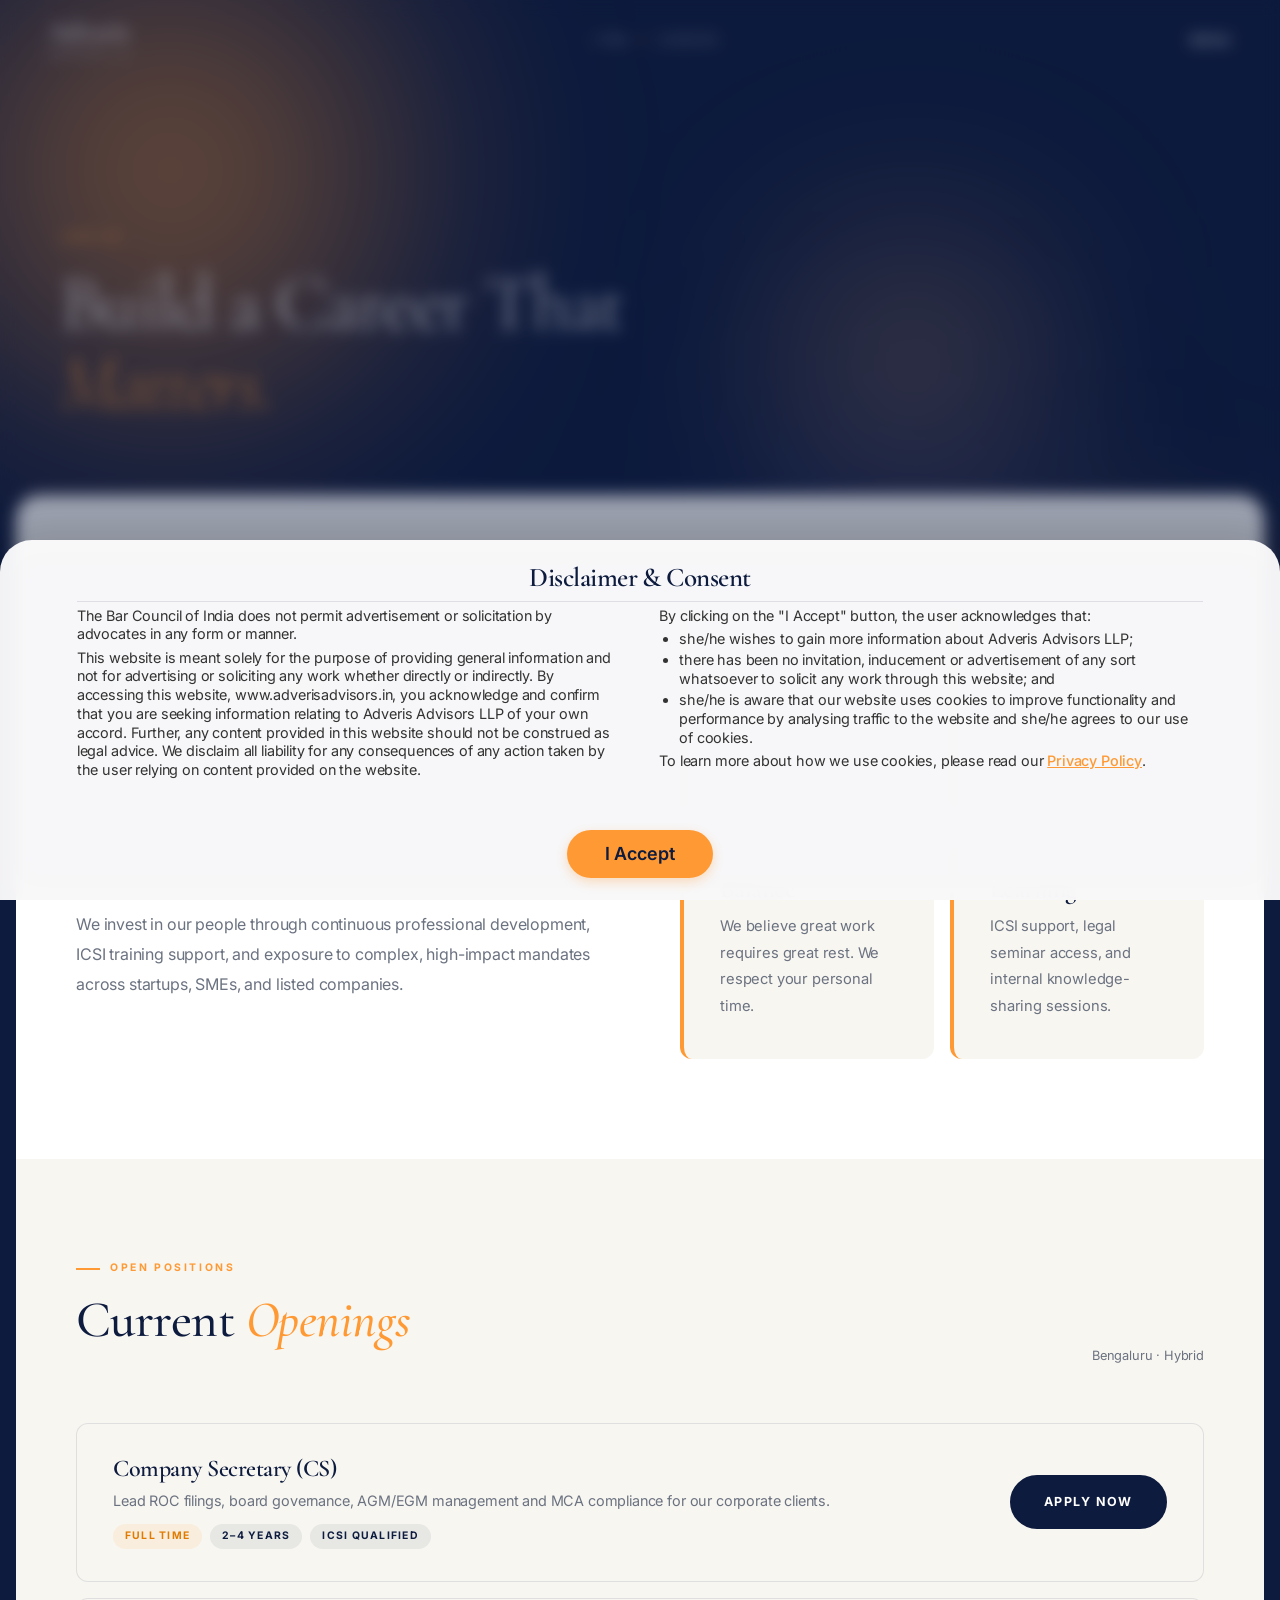
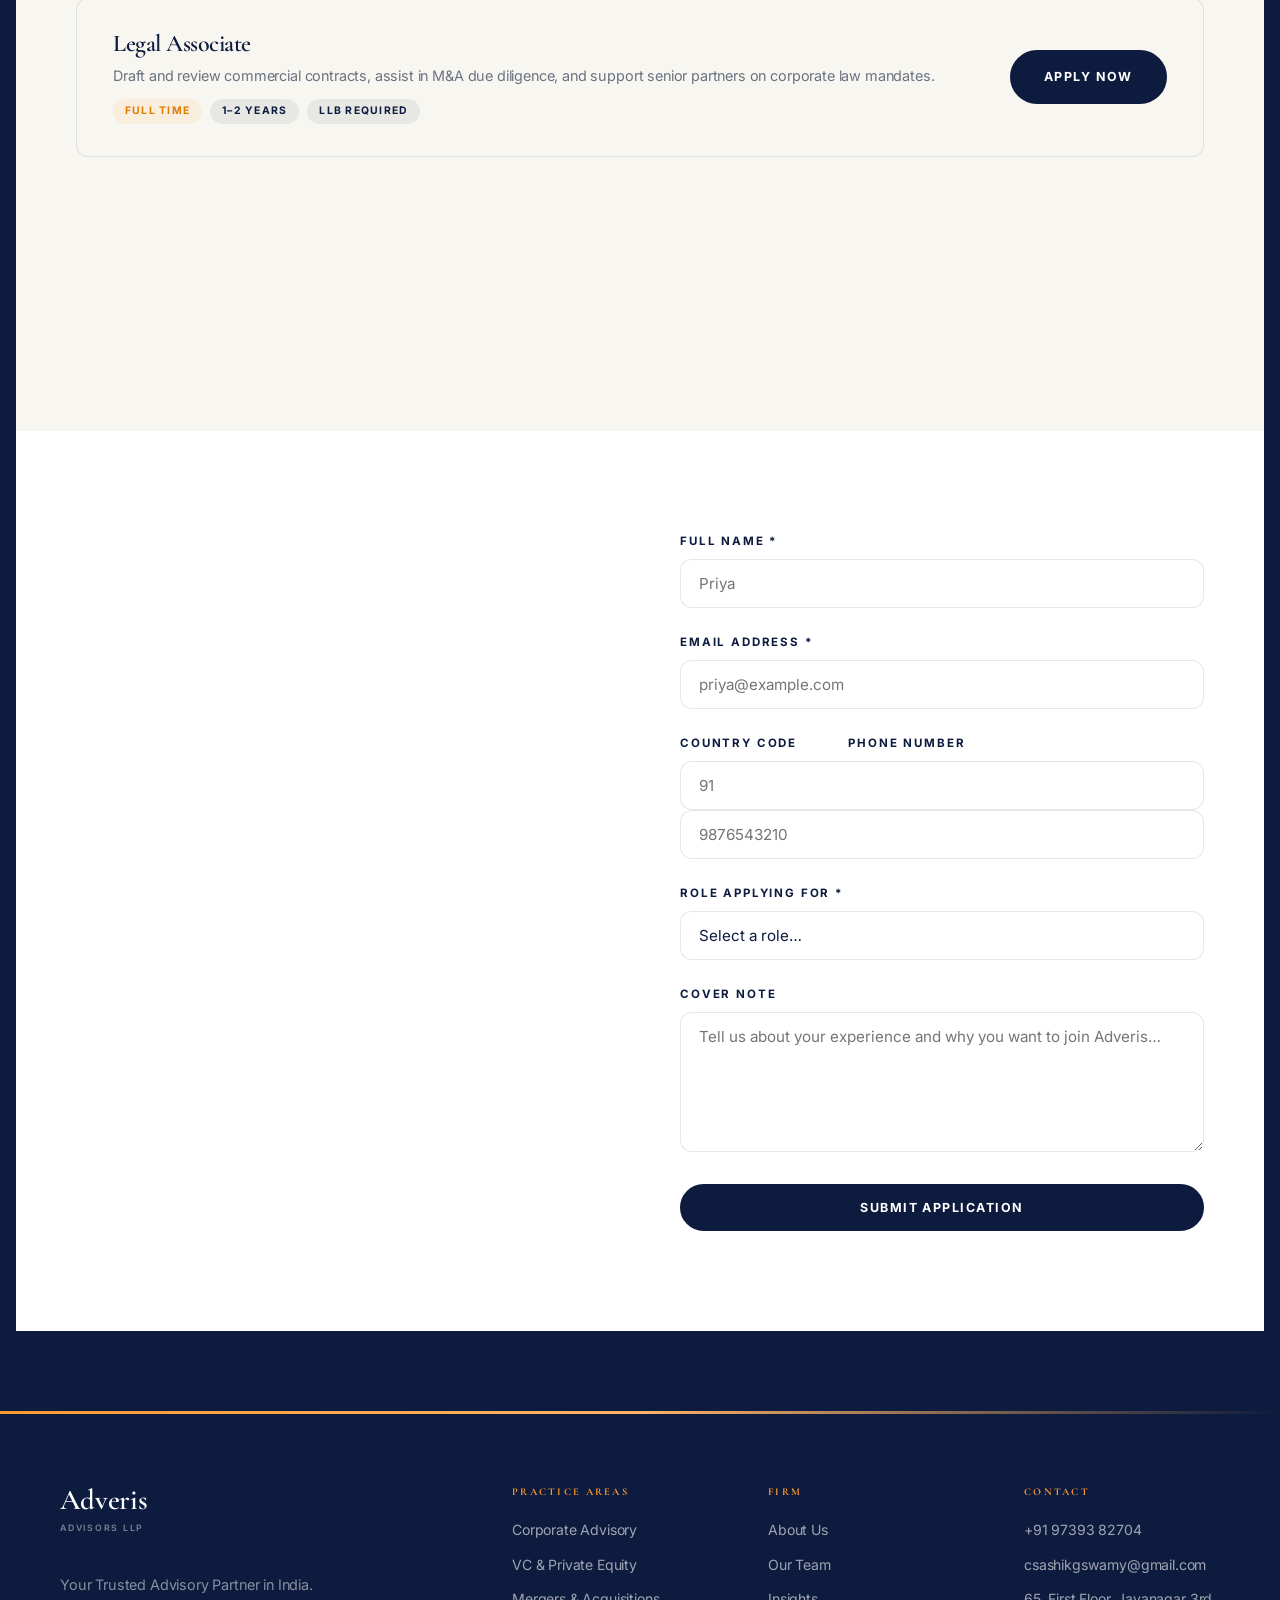
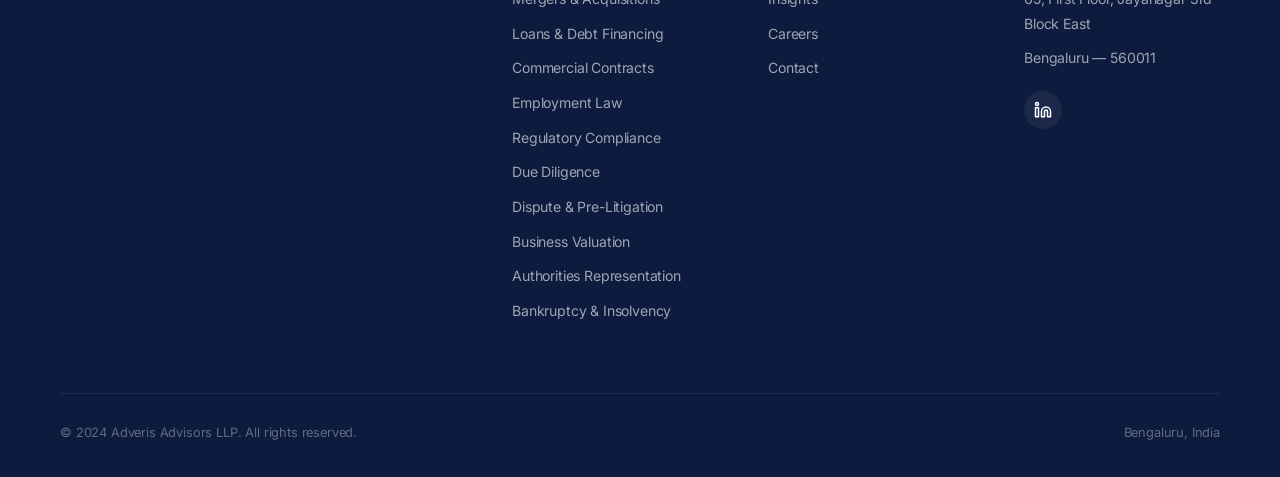
<file: careers.html>
<!DOCTYPE html>
<html lang="en">

<head>
  <meta charset="UTF-8" />
  <link rel="preconnect" href="https://fonts.googleapis.com" />
  <link rel="preconnect" href="https://fonts.gstatic.com" crossorigin />
  <link rel="stylesheet"
    href="https://fonts.googleapis.com/css2?family=Cormorant+Garamond:ital,wght@0,300;0,400;0,500;0,600;1,300;1,400;1,500&family=Inter:wght@300;400;500;600;700&display=swap" />
  <meta name="viewport" content="width=device-width, initial-scale=1.0" />
  <title>Careers | Adveris Advisors LLP — Join Our Legal Team in India</title>
  <meta name="description"
    content="Careers at Adveris Advisors LLP — Join a growing legal, compliance and company secretary firm based in Bengaluru. Open roles for CS, Legal Associates, and Compliance Analysts." />
  <meta name="keywords"
    content="careers law firm India, company secretary jobs Bengaluru, legal associate jobs India, compliance analyst jobs, Adveris careers" />
  <link rel="canonical" href="https://www.adverisadvisors.in/careers.html" />
  <link rel="stylesheet" href="css/style.css" />
  <link rel="stylesheet" href="css/animations.css" />
  <link rel="stylesheet" href="css/consent.css" />
</head>

<body data-page="Careers">

  <div class="page-transition-overlay" id="pageTransition"></div>
  <div class="scroll-progress" id="scrollProg"></div>
  <button class="back-to-top" id="backToTop" aria-label="Back to top">↑</button>
  <div class="page-bg" aria-hidden="true">
    <div class="blob blob-1"></div>
    <div class="blob blob-2"></div>
    <div class="blob blob-3"></div>
    <div class="blob blob-4"></div>
  </div>

  <nav class="nav" id="mainNav">
    <div class="nav__inner">
      <a href="index.html" class="nav__logo"><span class="logo-name">Adveris</span><span class="logo-tagline">Advisors
          LLP</span></a>
      <div class="nav__crumb"><span>Firm</span><span class="sep">—</span><span id="navPage">Careers</span></div>
      <button class="nav__menu-btn" id="menuBtn" aria-label="Open menu" aria-expanded="false">
        <div class="hamburger"><span></span><span></span><span></span></div><span>Menu</span>
      </button>
    </div>
  </nav>
  <!-- MENU OVERLAY — NKF-style grid / mobile accordion -->
  <div class="menu-overlay" id="menuOverlay" role="dialog" aria-modal="true" aria-label="Navigation menu">
    <div class="menu-overlay__top">
      <a href="index.html" class="menu-logo nav__logo">
        <span class="logo-name">Adveris</span>
        <span class="logo-tagline">Advisors LLP</span>
      </a>
      <button class="menu-close" id="menuClose" aria-label="Close menu">
        <span>Close</span>
        <div class="menu-close-circle" aria-hidden="true">&times;</div>
      </button>
    </div>
    <div class="menu-body">
      <!-- Col 1: Navigate -->
      <div class="menu-col" id="mcol-1">
        <div class="menu-col-title" role="button" tabindex="0" aria-expanded="true" aria-controls="mcol-1-content">
          Navigate</div>
        <div class="menu-col-content" id="mcol-1-content">
          <a href="index.html" class="menu-primary-link">Home</a>
          <a href="about.html" class="menu-primary-link">About Us</a>
          <a href="team.html" class="menu-primary-link">Our Team</a>
          <a href="contact.html" class="menu-primary-link">Contact</a>
        </div>
      </div>
      <!-- Col 2: Practice Areas -->
      <div class="menu-col" id="mcol-2">
        <div class="menu-col-title" role="button" tabindex="0" aria-expanded="false" aria-controls="mcol-2-content">
          Practice Areas</div>
        <div class="menu-col-content" id="mcol-2-content">
          <a href="services.html" class="menu-primary-link"><em>Services</em></a>
          <div class="menu-sub-group">
            <div class="menu-sub-label">What We Do</div>
            <a href="services.html#01" class="menu-sub-link">Corporate Advisory</a>
            <a href="services.html#02" class="menu-sub-link">VC &amp; Private Equity</a>
            <a href="services.html#03" class="menu-sub-link">Mergers &amp; Acquisitions</a>
            <a href="services.html#04" class="menu-sub-link">Loans &amp; Debt Financing</a>
            <a href="services.html#05" class="menu-sub-link">Commercial Contracts</a>
            <a href="services.html#06" class="menu-sub-link">Employment Law</a>
            <a href="services.html#07" class="menu-sub-link">Regulatory Compliance</a>
            <a href="services.html#08" class="menu-sub-link">Due Diligence</a>
            <a href="services.html#09" class="menu-sub-link">Dispute &amp; Pre-Litigation</a>
            <a href="services.html#10" class="menu-sub-link">Business Valuation</a>
            <a href="services.html#11" class="menu-sub-link">Authorities Representation</a>
            <a href="services.html#12" class="menu-sub-link">Bankruptcy &amp; Insolvency</a>
          </div>
        </div>
      </div>
      <!-- Col 3: Explore -->
      <div class="menu-col" id="mcol-3">
        <div class="menu-col-title" role="button" tabindex="0" aria-expanded="false" aria-controls="mcol-3-content">
          Explore</div>
        <div class="menu-col-content" id="mcol-3-content">
          <a href="insights.html" class="menu-primary-link">Insights</a>
          <a href="careers.html" class="menu-primary-link">Careers</a>
          <div class="menu-sub-group">
            <div class="menu-sub-label">Contact</div>
            <a href="tel:+919739382704" class="menu-sub-link">+91 97393 82704</a>
            <a href="mailto:csashikgswamy@gmail.com" class="menu-sub-link">csashikgswamy@gmail.com</a>
            <a href="contact.html" class="menu-sub-link">Bengaluru, Karnataka</a>
          </div>
        </div>
      </div>
    </div>
    <!-- Bottom bar -->
    <div class="menu-bottom">
      <div class="menu-bottom-left">
        <a href="about.html" class="menu-bottom-link">About the Firm</a>
        <a href="contact.html" class="menu-bottom-link">Get in Touch</a>
        <a href="careers.html" class="menu-bottom-link">Careers</a>
      </div>
      <div class="menu-bottom-right">
        <span style="font-size:0.7rem;color:rgba(255,255,255,0.3);letter-spacing:0.1em;">Bengaluru · Pan India · Since
          2024</span>
      </div>
    </div>
  </div>




  <section class="page-hero">
    <div class="page-hero__inner">
      <p class="page-hero__label">Join Us</p>
      <h1 class="page-hero__title">Build a Career That <em>Matters.</em></h1>
    </div>
  </section>

  <main class="page-z">
    <!-- WHY JOIN -->
    <div class="card-wrap" style="border-radius:var(--radius) var(--radius) 0 0;">
      <section class="section">
        <div class="container">
          <div class="grid-2" style="gap:80px;align-items:center;">
            <div class="reveal-left">
              <p class="sec-label">Why Adveris</p>
              <h2 class="sec-title">Where <em>Talent</em> Grows</h2>
              <div class="sec-divider"></div>
              <p style="font-size:1.05rem;line-height:1.85;color:var(--text-grey);margin-bottom:18px;">Adveris is more
                than a firm — it's a place where legal and compliance professionals can do the most meaningful work of
                their careers, surrounded by experts who care deeply about quality and client outcomes.</p>
              <p style="font-size:1rem;line-height:1.85;color:var(--text-grey);margin-bottom:32px;">We invest in our
                people through continuous professional development, ICSI training support, and exposure to complex,
                high-impact mandates across startups, SMEs, and listed companies.</p>
            </div>
            <div class="reveal-right" style="display:grid;grid-template-columns:1fr 1fr;gap:16px;">
              <div class="value-card">
                <h3>Growth</h3>
                <p>Clear pathways from associate to partner, with mentorship at every stage.</p>
              </div>
              <div class="value-card">
                <h3>Impact</h3>
                <p>Work on high-stakes mandates that genuinely shape Indian businesses.</p>
              </div>
              <div class="value-card">
                <h3>Balance</h3>
                <p>We believe great work requires great rest. We respect your personal time.</p>
              </div>
              <div class="value-card">
                <h3>Learning</h3>
                <p>ICSI support, legal seminar access, and internal knowledge-sharing sessions.</p>
              </div>
            </div>
          </div>
        </div>
      </section>
    </div>

    <!-- OPEN ROLES -->
    <div class="card-wrap bg-off">
      <section class="section">
        <div class="container">
          <div class="sec-header">
            <div class="sec-header__l">
              <p class="sec-label">Open Positions</p>
              <h2 class="sec-title">Current <em>Openings</em></h2>
            </div>
            <span style="font-size:0.8rem;color:var(--text-grey);">Bengaluru · Hybrid</span>
          </div>
          <div style="display:flex;flex-direction:column;gap:16px;">

            <div class="role-card reveal">
              <div>
                <h3>Company Secretary (CS)</h3>
                <p style="font-size:0.9rem;color:var(--text-grey);margin:6px 0;">Lead ROC filings, board governance,
                  AGM/EGM management and MCA compliance for our corporate clients.</p>
                <div class="role-tags">
                  <span class="role-tag tag-type">Full Time</span>
                  <span class="role-tag tag-exp">2–4 Years</span>
                  <span class="role-tag tag-exp">ICSI Qualified</span>
                </div>
              </div>
              <a href="#apply-form" class="btn btn-navy" style="white-space:nowrap;">Apply Now</a>
            </div>

            <div class="role-card reveal">
              <div>
                <h3>Legal Associate</h3>
                <p style="font-size:0.9rem;color:var(--text-grey);margin:6px 0;">Draft and review commercial contracts,
                  assist in M&A due diligence, and support senior partners on corporate law mandates.</p>
                <div class="role-tags">
                  <span class="role-tag tag-type">Full Time</span>
                  <span class="role-tag tag-exp">1–2 Years</span>
                  <span class="role-tag tag-exp">LLB Required</span>
                </div>
              </div>
              <a href="#apply-form" class="btn btn-navy" style="white-space:nowrap;">Apply Now</a>
            </div>

            <div class="role-card reveal">
              <div>
                <h3>Compliance Analyst</h3>
                <p style="font-size:0.9rem;color:var(--text-grey);margin:6px 0;">Monitor and manage regulatory
                  compliance calendars for clients under SEBI, RBI and MCA frameworks. Freshers welcome.</p>
                <div class="role-tags">
                  <span class="role-tag tag-type">Full Time</span>
                  <span class="role-tag tag-exp">0–1 Years</span>
                  <span class="role-tag tag-exp">Freshers OK</span>
                </div>
              </div>
              <a href="#apply-form" class="btn btn-navy" style="white-space:nowrap;">Apply Now</a>
            </div>

          </div>
        </div>
      </section>
    </div>

    <!-- APPLICATION FORM -->
    <div class="card-wrap" id="apply-form">
      <section class="section">
        <div class="container">
          <div class="careers-grid">
            <div class="reveal-left">
              <p class="sec-label">Apply</p>
              <h2 class="sec-title">Submit Your <em>Application</em></h2>
              <div class="sec-divider"></div>
              <p style="font-size:1.05rem;line-height:1.85;color:var(--text-grey);margin-bottom:28px;">We review every
                application personally. Expect to hear from us within 5–7 business days. We're excited to hear from you.
              </p>
              <div
                style="background:var(--saffron-pale);border:1px solid var(--saffron-border);border-radius:var(--radius-sm);padding:24px 28px;">
                <p style="font-size:0.88rem;color:var(--navy);line-height:1.75;"><strong>Tip:</strong> Attach your
                  resume and a brief cover note explaining why you want to join Adveris. Mention the specific role in
                  the subject line for faster processing.</p>
              </div>
            </div>
            <div class="reveal-right">
              <form id="careerForm" novalidate>

                <div class="form-group">
                  <label for="cname">Full Name *</label>
                  <input type="text" id="cname" class="form-control" placeholder="Priya" required />
                </div>
                <div class="form-group">
                  <label for="cemail">Email Address *</label>
                  <input type="email" id="cemail" class="form-control" placeholder="priya@example.com" required />
                </div>
                <div class="form-group">
                  <div style="display:grid;grid-template-columns:0.3fr 0.7fr;gap:16px;margin-bottom:8px;">
                    <label style="margin-bottom:0;">Country Code</label>
                    <label style="margin-bottom:0;">Phone Number</label>
                  </div>
                  <div class="phone-input-group">
                    <input type="text" id="cCountryCode" class="form-control phone-code numeric-only" placeholder="91"
                      maxlength="4" />
                    <input type="text" id="cphone" class="form-control phone-number numeric-only"
                      placeholder="9876543210" maxlength="12" />
                  </div>
                </div>
                <div class="form-group">
                  <label for="crole">Role Applying For *</label>
                  <select id="crole" class="form-control" required>
                    <option value="">Select a role…</option>
                    <option value="Company Secretary (CS)">Company Secretary (CS)</option>
                    <option value="Legal Associate">Legal Associate</option>
                    <option value="Compliance Analyst">Compliance Analyst</option>
                    <option value="Other">Other (Specify in message)</option>
                  </select>
                </div>
                <div class="form-group">
                  <label for="cmsg">Cover Note</label>
                  <textarea id="cmsg" class="form-control"
                    placeholder="Tell us about your experience and why you want to join Adveris…"></textarea>
                </div>
                <div id="careerSuccess" class="form-success" style="margin-bottom:16px;">✓ Application submitted! We'll
                  review and get back to you within 5–7 business days.</div>
                <button type="submit" class="btn btn-navy" style="width:100%;justify-content:center;">Submit
                  Application</button>
              </form>
            </div>
          </div>
        </div>
      </section>
    </div>
  </main>

  <footer>
    <div class="footer-saffron-bar"></div>
    <div class="container" style="padding-top:72px;">
      <div class="footer-grid">
        <div class="footer-brand">
          <div class="nav__logo" style="margin-bottom:16px;"><span class="logo-name"
              style="font-family:var(--font-serif);font-size:1.8rem;color:white;">Adveris</span><span
              class="logo-tagline" style="color:rgba(255,255,255,0.45);">Advisors LLP</span></div>
          <p>Your Trusted Advisory Partner in India.</p>
        </div>
        <div class="footer-col">
          <h4>Practice Areas</h4>
          <a href="services.html#01">Corporate Advisory</a>
          <a href="services.html#02">VC &amp; Private Equity</a>
          <a href="services.html#03">Mergers &amp; Acquisitions</a>
          <a href="services.html#04">Loans &amp; Debt Financing</a>
          <a href="services.html#05">Commercial Contracts</a>
          <a href="services.html#06">Employment Law</a>
          <a href="services.html#07">Regulatory Compliance</a>
          <a href="services.html#08">Due Diligence</a>
          <a href="services.html#09">Dispute &amp; Pre-Litigation</a>
          <a href="services.html#10">Business Valuation</a>
          <a href="services.html#11">Authorities Representation</a>
          <a href="services.html#12">Bankruptcy &amp; Insolvency</a>
        </div>
        <div class="footer-col">
          <h4>Firm</h4><a href="about.html">About Us</a><a href="team.html">Our Team</a><a
            href="insights.html">Insights</a><a href="careers.html">Careers</a><a href="contact.html">Contact</a>
        </div>
        <div class="footer-col">
          <h4>Contact</h4><a href="tel:+919739382704">+91 97393 82704</a><a
            href="mailto:csashikgswamy@gmail.com">csashikgswamy@gmail.com</a><a href="https://www.google.com/maps/search/?api=1&query=65,+First+Floor,+8th+B+Main+Road,+27th+Cross+Rd,+Jayanagar+3rd+Block+East,+Jayanagar,+Bengaluru,+Karnataka+560011" target="_blank" rel="noopener">65, First Floor, Jayanagar 3rd Block East</a><a href="https://www.google.com/maps/search/?api=1&query=65,+First+Floor,+8th+B+Main+Road,+27th+Cross+Rd,+Jayanagar+3rd+Block+East,+Jayanagar,+Bengaluru,+Karnataka+560011" target="_blank" rel="noopener">Bengaluru — 560011</a>
          <div class="footer-socials">
            <a href="https://linkedin.com/company/placeholder" target="_blank" rel="noopener" aria-label="LinkedIn">
              <svg viewBox="0 0 24 24" width="18" height="18" stroke="currentColor" stroke-width="2" fill="none"
                stroke-linecap="round" stroke-linejoin="round">
                <path d="M16 8a6 6 0 0 1 6 6v7h-4v-7a2 2 0 0 0-2-2 2 2 0 0 0-2 2v7h-4v-7a6 6 0 0 1 6-6z"></path>
                <rect x="2" y="9" width="4" height="12"></rect>
                <circle cx="4" cy="4" r="2"></circle>
              </svg>
            </a>
          </div>
        </div>
      </div>
      <div class="footer-bottom"><span>© 2024 Adveris Advisors LLP. All rights reserved.</span><span>Bengaluru,
          India</span></div>
    </div>
  </footer>
  <script src="js/consent.js"></script>
  <script src="js/lenis.min.js"></script>
  <script src="js/main.js?v=1.2"></script>
</body>

</html>
</file>
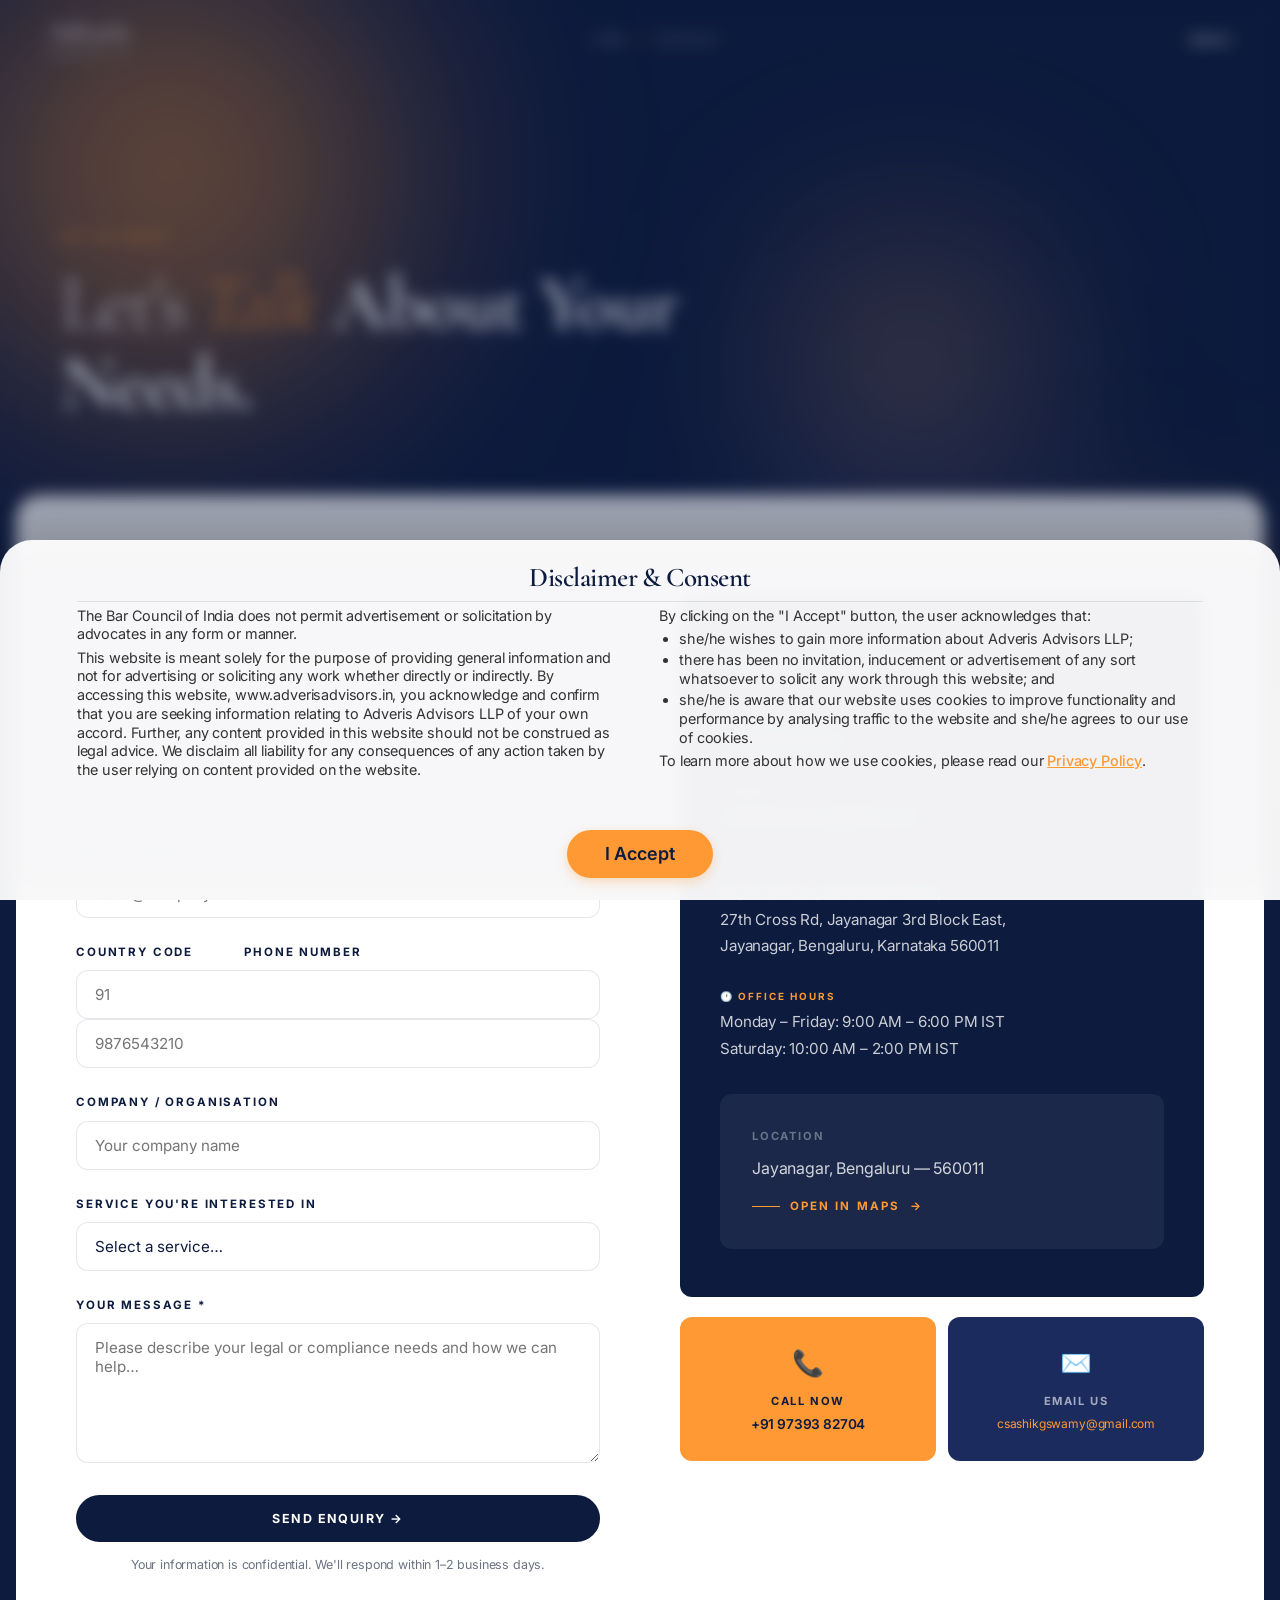
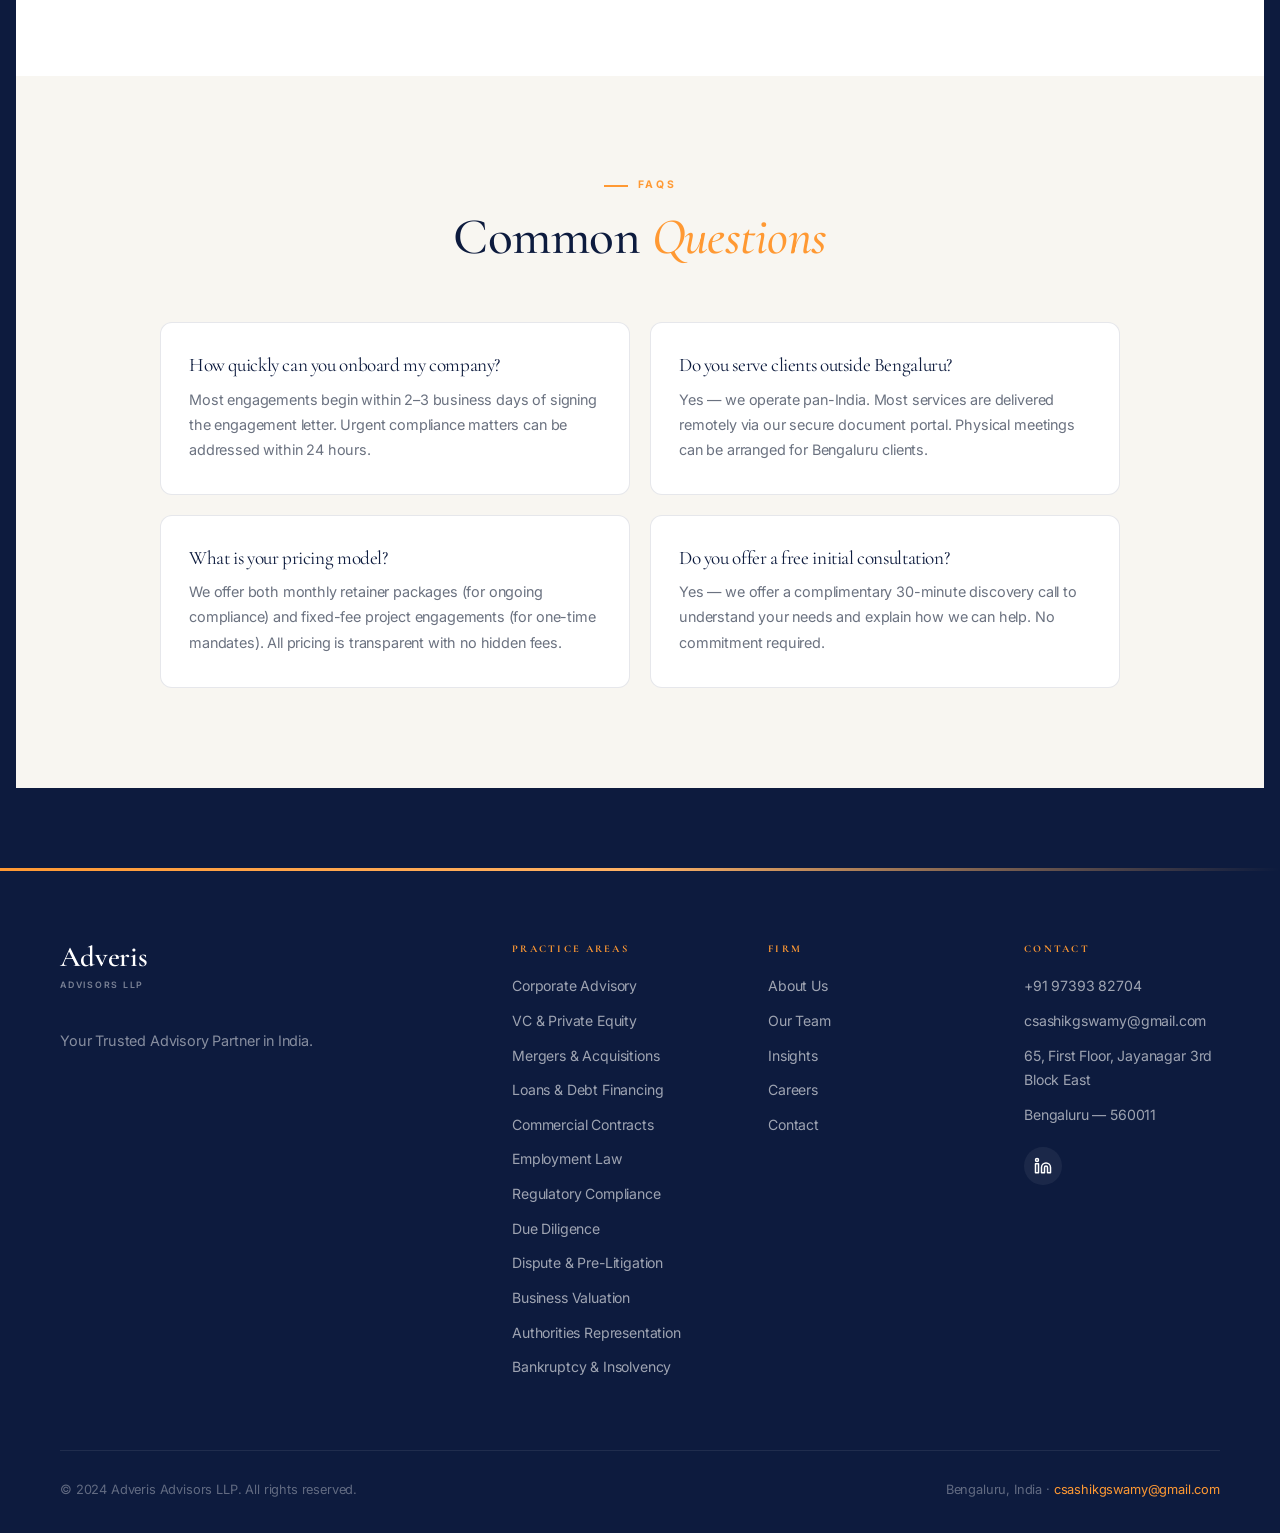
<file: contact.html>
<!DOCTYPE html>
<html lang="en">
<head>
  <meta charset="UTF-8"/>
  <link rel="preconnect" href="https://fonts.googleapis.com"/>
  <link rel="preconnect" href="https://fonts.gstatic.com" crossorigin/>
  <link rel="stylesheet" href="https://fonts.googleapis.com/css2?family=Cormorant+Garamond:ital,wght@0,300;0,400;0,500;0,600;1,300;1,400;1,500&family=Inter:wght@300;400;500;600;700&display=swap"/>
  <meta name="viewport" content="width=device-width, initial-scale=1.0"/>
  <title>Contact Us | Adveris Advisors LLP — Bengaluru, India</title>
  <meta name="description" content="Get in touch with Adveris Advisors LLP for corporate law, compliance and company secretary enquiries. Call +91 97393 82704 or email csashikgswamy@gmail.com. Bengaluru, India."/>
  <meta name="keywords" content="contact Adveris Advisors, legal consultation India, company secretary contact, compliance enquiry India, Bengaluru law firm contact"/>
  <link rel="canonical" href="https://www.adverisadvisors.in/contact.html"/>
  <meta property="og:title" content="Contact Adveris Advisors LLP"/>
  <meta property="og:description" content="Reach out to our legal and compliance experts. Based in Bengaluru, serving clients across India."/>
  <link rel="stylesheet" href="css/style.css"/>
  <link rel="stylesheet" href="css/animations.css"/>
  <link rel="stylesheet" href="css/consent.css"/>
</head>
<body data-page="Contact">

  <div class="page-transition-overlay" id="pageTransition"></div>
  <div class="scroll-progress" id="scrollProg"></div>
  <button class="back-to-top" id="backToTop" aria-label="Back to top">↑</button>
  <div class="page-bg" aria-hidden="true"><div class="blob blob-1"></div><div class="blob blob-2"></div><div class="blob blob-3"></div><div class="blob blob-4"></div></div>

  <nav class="nav" id="mainNav">
    <div class="nav__inner">
      <a href="index.html" class="nav__logo"><span class="logo-name">Adveris</span><span class="logo-tagline">Advisors LLP</span></a>
      <div class="nav__crumb"><span>Firm</span><span class="sep">—</span><span id="navPage">Contact</span></div>
      <button class="nav__menu-btn" id="menuBtn" aria-label="Open menu" aria-expanded="false"><div class="hamburger"><span></span><span></span><span></span></div><span>Menu</span></button>
    </div>
  </nav>
        <!-- MENU OVERLAY — NKF-style grid / mobile accordion -->
  <div class="menu-overlay" id="menuOverlay" role="dialog" aria-modal="true" aria-label="Navigation menu">
    <div class="menu-overlay__top">
      <a href="index.html" class="menu-logo nav__logo">
        <span class="logo-name">Adveris</span>
        <span class="logo-tagline">Advisors LLP</span>
      </a>
      <button class="menu-close" id="menuClose" aria-label="Close menu">
        <span>Close</span>
        <div class="menu-close-circle" aria-hidden="true">&times;</div>
      </button>
    </div>
    <div class="menu-body">
      <!-- Col 1: Navigate -->
      <div class="menu-col" id="mcol-1">
        <div class="menu-col-title" role="button" tabindex="0" aria-expanded="true" aria-controls="mcol-1-content">Navigate</div>
        <div class="menu-col-content" id="mcol-1-content">
          <a href="index.html" class="menu-primary-link">Home</a>
          <a href="about.html" class="menu-primary-link">About Us</a>
          <a href="team.html" class="menu-primary-link">Our Team</a>
          <a href="contact.html" class="menu-primary-link">Contact</a>
        </div>
      </div>
      <!-- Col 2: Practice Areas -->
      <div class="menu-col" id="mcol-2">
        <div class="menu-col-title" role="button" tabindex="0" aria-expanded="false" aria-controls="mcol-2-content">Practice Areas</div>
        <div class="menu-col-content" id="mcol-2-content">
          <a href="services.html" class="menu-primary-link"><em>Services</em></a>
          <div class="menu-sub-group">
            <div class="menu-sub-label">What We Do</div>
            <a href="services.html#01" class="menu-sub-link">Corporate Advisory</a>
            <a href="services.html#02" class="menu-sub-link">VC &amp; Private Equity</a>
            <a href="services.html#03" class="menu-sub-link">Mergers &amp; Acquisitions</a>
            <a href="services.html#04" class="menu-sub-link">Loans &amp; Debt Financing</a>
            <a href="services.html#05" class="menu-sub-link">Commercial Contracts</a>
            <a href="services.html#06" class="menu-sub-link">Employment Law</a>
            <a href="services.html#07" class="menu-sub-link">Regulatory Compliance</a>
            <a href="services.html#08" class="menu-sub-link">Due Diligence</a>
            <a href="services.html#09" class="menu-sub-link">Dispute &amp; Pre-Litigation</a>
            <a href="services.html#10" class="menu-sub-link">Business Valuation</a>
            <a href="services.html#11" class="menu-sub-link">Authorities Representation</a>
            <a href="services.html#12" class="menu-sub-link">Bankruptcy &amp; Insolvency</a>
          </div>
        </div>
      </div>
      <!-- Col 3: Explore -->
      <div class="menu-col" id="mcol-3">
        <div class="menu-col-title" role="button" tabindex="0" aria-expanded="false" aria-controls="mcol-3-content">Explore</div>
        <div class="menu-col-content" id="mcol-3-content">
          <a href="insights.html" class="menu-primary-link">Insights</a>
          <a href="careers.html" class="menu-primary-link">Careers</a>
          <div class="menu-sub-group">
            <div class="menu-sub-label">Contact</div>
            <a href="tel:+919739382704" class="menu-sub-link">+91 97393 82704</a>
            <a href="mailto:csashikgswamy@gmail.com" class="menu-sub-link">csashikgswamy@gmail.com</a>
            <a href="contact.html" class="menu-sub-link">Bengaluru, Karnataka</a>
          </div>
        </div>
      </div>
    </div>
    <!-- Bottom bar -->
    <div class="menu-bottom">
      <div class="menu-bottom-left">
        <a href="about.html" class="menu-bottom-link">About the Firm</a>
        <a href="contact.html" class="menu-bottom-link">Get in Touch</a>
        <a href="careers.html" class="menu-bottom-link">Careers</a>
      </div>
      <div class="menu-bottom-right">
        <span style="font-size:0.7rem;color:rgba(255,255,255,0.3);letter-spacing:0.1em;">Bengaluru · Pan India · Since 2024</span>
      </div>
    </div>
  </div>




  <section class="page-hero">
    <div class="page-hero__inner">
      <p class="page-hero__label">Get in Touch</p>
      <h1 class="page-hero__title">Let's <em>Talk</em><strong> About Your Needs.</strong></h1>
    </div>
  </section>

  <main class="page-z">
    <!-- CONTACT FORM -->
    <div class="card-wrap" style="border-radius:var(--radius) var(--radius) 0 0;">
      <section class="section">
        <div class="container">
          <div class="contact-grid">
            <!-- FORM -->
            <div class="reveal-left">
              <p class="sec-label">Send us a Message</p>
              <h2 class="sec-title">Start a <em>Conversation</em></h2>
              <div class="sec-divider"></div>
              <form id="contactForm" novalidate>
                <div class="form-group">
                  <label for="name">Your Name *</label>
                  <input type="text" id="name" class="form-control" placeholder="Rahul Mehta" required/>
                </div>
                <div class="form-group">
                  <label for="email">Email Address *</label>
                  <input type="email" id="email" class="form-control" placeholder="rahul@company.com" required/>
                </div>
                <div class="form-group">
                  <div style="display:grid;grid-template-columns:0.3fr 0.7fr;gap:16px;margin-bottom:8px;">
                    <label style="margin-bottom:0;">Country Code</label>
                    <label style="margin-bottom:0;">Phone Number</label>
                  </div>
                  <div class="phone-input-group">
                    <input type="text" id="countryCode" class="form-control phone-code numeric-only" placeholder="91" maxlength="4" />
                    <input type="text" id="phone" class="form-control phone-number numeric-only" placeholder="9876543210" maxlength="12" />
                  </div>
                </div>
                <div class="form-group">
                  <label for="company">Company / Organisation</label>
                  <input type="text" id="company" class="form-control" placeholder="Your company name"/>
                </div>
                <div class="form-group">
                  <label for="service">Service You're Interested In</label>
                  <select id="service" class="form-control">
                    <option value="">Select a service…</option>
                    <option value="Corporate Law">Corporate Law</option>
                    <option value="Mergers & Acquisitions">Mergers &amp; Acquisitions</option>
                    <option value="Regulatory Compliance (SEBI/RBI/MCA)">Regulatory Compliance (SEBI/RBI/MCA)</option>
                    <option value="Company Secretary Services">Company Secretary Services</option>
                    <option value="Contract Drafting & Review">Contract Drafting &amp; Review</option>
                    <option value="Labour & Employment Law">Labour &amp; Employment Law</option>
                    <option value="GST & Tax Compliance">GST &amp; Tax Compliance</option>
                    <option value="Startup Legal Advisory">Startup Legal Advisory</option>
                    <option value="Other">Other / General Enquiry</option>
                  </select>
                </div>
                <div class="form-group">
                  <label for="message">Your Message *</label>
                  <textarea id="message" class="form-control" placeholder="Please describe your legal or compliance needs and how we can help…" required></textarea>
                </div>
                <div id="formSuccess" class="form-success" style="margin-bottom:16px;">✓ Message sent! We'll get back to you within 1–2 business days.</div>
                <button type="submit" class="btn btn-navy" style="width:100%;justify-content:center;">Send Enquiry →</button>
                <p style="font-size:0.78rem;color:var(--text-grey);margin-top:12px;text-align:center;">Your information is confidential. We'll respond within 1–2 business days.</p>
              </form>
            </div>

            <!-- CONTACT INFO -->
            <div class="reveal-right">
              <div class="contact-info-box">
                <h3>Contact Information</h3>
                <div class="c-info-item">
                  <div class="c-info-label">📞 Phone</div>
                  <div class="c-info-val"><a href="tel:+919739382704">+91 97393 82704</a></div>
                </div>
                <div class="c-info-item">
                  <div class="c-info-label">✉ Email</div>
                  <div class="c-info-val"><a href="mailto:csashikgswamy@gmail.com">csashikgswamy@gmail.com</a></div>
                </div>
                <div class="c-info-item">
                  <div class="c-info-label">📍 Office</div>
                  <div class="c-info-val">65, First Floor, 8th B Main Road,<br/>27th Cross Rd, Jayanagar 3rd Block East,<br/>Jayanagar, Bengaluru, Karnataka 560011</div>
                </div>
                <div class="c-info-item">
                  <div class="c-info-label">🕐 Office Hours</div>
                  <div class="c-info-val">Monday – Friday: 9:00 AM – 6:00 PM IST<br/>Saturday: 10:00 AM – 2:00 PM IST</div>
                </div>
                <div class="map-placeholder" style="text-align:left;">
                  <div style="font-size:0.7rem;font-weight:700;letter-spacing:0.16em;text-transform:uppercase;color:rgba(255,255,255,0.35);margin-bottom:8px;">Location</div>
                  <div style="font-size:1rem;color:rgba(255,255,255,0.8);margin-bottom:8px;">Jayanagar, Bengaluru — 560011</div>
                  <a href="https://www.google.com/maps/search/?api=1&query=65,+First+Floor,+8th+B+Main+Road,+27th+Cross+Rd,+Jayanagar+3rd+Block+East,+Jayanagar,+Bengaluru,+Karnataka+560011" target="_blank" rel="noopener" class="arrow-link" style="color:var(--saffron);"><span class="line" style="width:28px;"></span><span>Open in Maps</span><span class="arr">→</span></a>
                </div>
              </div>

              <!-- QUICK CONTACT CARDS -->
              <div style="margin-top:20px;display:grid;grid-template-columns:1fr 1fr;gap:12px;">
                <a href="tel:+919739382704" style="background:var(--saffron);border-radius:var(--radius-sm);padding:24px 20px;text-align:center;display:block;transition:var(--t);" onmouseover="this.style.transform='translateY(-3px)'" onmouseout="this.style.transform='translateY(0)'">
                  <div style="font-size:1.6rem;margin-bottom:6px;">📞</div>
                  <div style="font-size:0.7rem;font-weight:700;letter-spacing:0.14em;text-transform:uppercase;color:var(--navy);">Call Now</div>
                  <div style="font-size:0.85rem;color:var(--navy);margin-top:2px;font-weight:600;">+91 97393 82704</div>
                </a>
                <a href="mailto:csashikgswamy@gmail.com" style="background:var(--navy-light);border-radius:var(--radius-sm);padding:24px 20px;text-align:center;display:block;transition:var(--t);" onmouseover="this.style.transform='translateY(-3px)'" onmouseout="this.style.transform='translateY(0)'">
                  <div style="font-size:1.6rem;margin-bottom:6px;">✉️</div>
                  <div style="font-size:0.7rem;font-weight:700;letter-spacing:0.14em;text-transform:uppercase;color:rgba(255,255,255,0.6);">Email Us</div>
                  <div style="font-size:0.75rem;color:var(--saffron);margin-top:2px;word-break:break-all;">csashikgswamy@gmail.com</div>
                </a>
              </div>
            </div>
          </div>
        </div>
      </section>
    </div>

    <!-- FAQ -->
    <div class="card-wrap bg-off">
      <section class="section">
        <div class="container">
          <div class="text-center" style="max-width:560px;margin:0 auto 56px;">
            <p class="sec-label" style="justify-content:center;">FAQs</p>
            <h2 class="sec-title">Common <em>Questions</em></h2>
          </div>
          <div style="display:grid;grid-template-columns:repeat(2,1fr);gap:20px;max-width:960px;margin:0 auto;">
            <div style="background:white;border-radius:var(--radius-sm);padding:32px 28px;border:1px solid var(--border);" class="reveal">
              <h4 style="font-family:var(--font-serif);font-size:1.2rem;color:var(--navy);margin-bottom:10px;">How quickly can you onboard my company?</h4>
              <p style="font-size:0.9rem;color:var(--text-grey);line-height:1.75;">Most engagements begin within 2–3 business days of signing the engagement letter. Urgent compliance matters can be addressed within 24 hours.</p>
            </div>
            <div style="background:white;border-radius:var(--radius-sm);padding:32px 28px;border:1px solid var(--border);" class="reveal">
              <h4 style="font-family:var(--font-serif);font-size:1.2rem;color:var(--navy);margin-bottom:10px;">Do you serve clients outside Bengaluru?</h4>
              <p style="font-size:0.9rem;color:var(--text-grey);line-height:1.75;">Yes — we operate pan-India. Most services are delivered remotely via our secure document portal. Physical meetings can be arranged for Bengaluru clients.</p>
            </div>
            <div style="background:white;border-radius:var(--radius-sm);padding:32px 28px;border:1px solid var(--border);" class="reveal">
              <h4 style="font-family:var(--font-serif);font-size:1.2rem;color:var(--navy);margin-bottom:10px;">What is your pricing model?</h4>
              <p style="font-size:0.9rem;color:var(--text-grey);line-height:1.75;">We offer both monthly retainer packages (for ongoing compliance) and fixed-fee project engagements (for one-time mandates). All pricing is transparent with no hidden fees.</p>
            </div>
            <div style="background:white;border-radius:var(--radius-sm);padding:32px 28px;border:1px solid var(--border);" class="reveal">
              <h4 style="font-family:var(--font-serif);font-size:1.2rem;color:var(--navy);margin-bottom:10px;">Do you offer a free initial consultation?</h4>
              <p style="font-size:0.9rem;color:var(--text-grey);line-height:1.75;">Yes — we offer a complimentary 30-minute discovery call to understand your needs and explain how we can help. No commitment required.</p>
            </div>
          </div>
        </div>
      </section>
    </div>
  </main>

  <footer>
    <div class="footer-saffron-bar"></div>
    <div class="container" style="padding-top:72px;">
      <div class="footer-grid">
        <div class="footer-brand"><div class="nav__logo" style="margin-bottom:16px;"><span class="logo-name" style="font-family:var(--font-serif);font-size:1.8rem;color:white;">Adveris</span><span class="logo-tagline" style="color:rgba(255,255,255,0.45);">Advisors LLP</span></div><p>Your Trusted Advisory Partner in India.</p></div>
        <div class="footer-col">
          <h4>Practice Areas</h4>
          <a href="services.html#01">Corporate Advisory</a>
          <a href="services.html#02">VC &amp; Private Equity</a>
          <a href="services.html#03">Mergers &amp; Acquisitions</a>
          <a href="services.html#04">Loans &amp; Debt Financing</a>
          <a href="services.html#05">Commercial Contracts</a>
          <a href="services.html#06">Employment Law</a>
          <a href="services.html#07">Regulatory Compliance</a>
          <a href="services.html#08">Due Diligence</a>
          <a href="services.html#09">Dispute &amp; Pre-Litigation</a>
          <a href="services.html#10">Business Valuation</a>
          <a href="services.html#11">Authorities Representation</a>
          <a href="services.html#12">Bankruptcy &amp; Insolvency</a>
        </div>
        <div class="footer-col"><h4>Firm</h4><a href="about.html">About Us</a><a href="team.html">Our Team</a><a href="insights.html">Insights</a><a href="careers.html">Careers</a><a href="contact.html">Contact</a></div>
        <div class="footer-col"><h4>Contact</h4><a href="tel:+919739382704">+91 97393 82704</a><a href="mailto:csashikgswamy@gmail.com">csashikgswamy@gmail.com</a><a href="https://www.google.com/maps/search/?api=1&query=65,+First+Floor,+8th+B+Main+Road,+27th+Cross+Rd,+Jayanagar+3rd+Block+East,+Jayanagar,+Bengaluru,+Karnataka+560011" target="_blank" rel="noopener">65, First Floor, Jayanagar 3rd Block East</a><a href="https://www.google.com/maps/search/?api=1&query=65,+First+Floor,+8th+B+Main+Road,+27th+Cross+Rd,+Jayanagar+3rd+Block+East,+Jayanagar,+Bengaluru,+Karnataka+560011" target="_blank" rel="noopener">Bengaluru — 560011</a><div class="footer-socials">
            <a href="https://linkedin.com/company/placeholder" target="_blank" rel="noopener" aria-label="LinkedIn">
              <svg viewBox="0 0 24 24" width="18" height="18" stroke="currentColor" stroke-width="2" fill="none" stroke-linecap="round" stroke-linejoin="round">
                <path d="M16 8a6 6 0 0 1 6 6v7h-4v-7a2 2 0 0 0-2-2 2 2 0 0 0-2 2v7h-4v-7a6 6 0 0 1 6-6z"></path>
                <rect x="2" y="9" width="4" height="12"></rect>
                <circle cx="4" cy="4" r="2"></circle>
              </svg>
            </a>
          </div>
        </div>
      </div>
      <div class="footer-bottom"><span>© 2024 Adveris Advisors LLP. All rights reserved.</span><span>Bengaluru, India · <a href="mailto:csashikgswamy@gmail.com">csashikgswamy@gmail.com</a></span></div>
    </div>
  </footer>
      <script src="js/consent.js"></script>
  <script src="js/lenis.min.js"></script>
  <script src="js/main.js?v=1.2"></script>
</body>
</html>
</file>
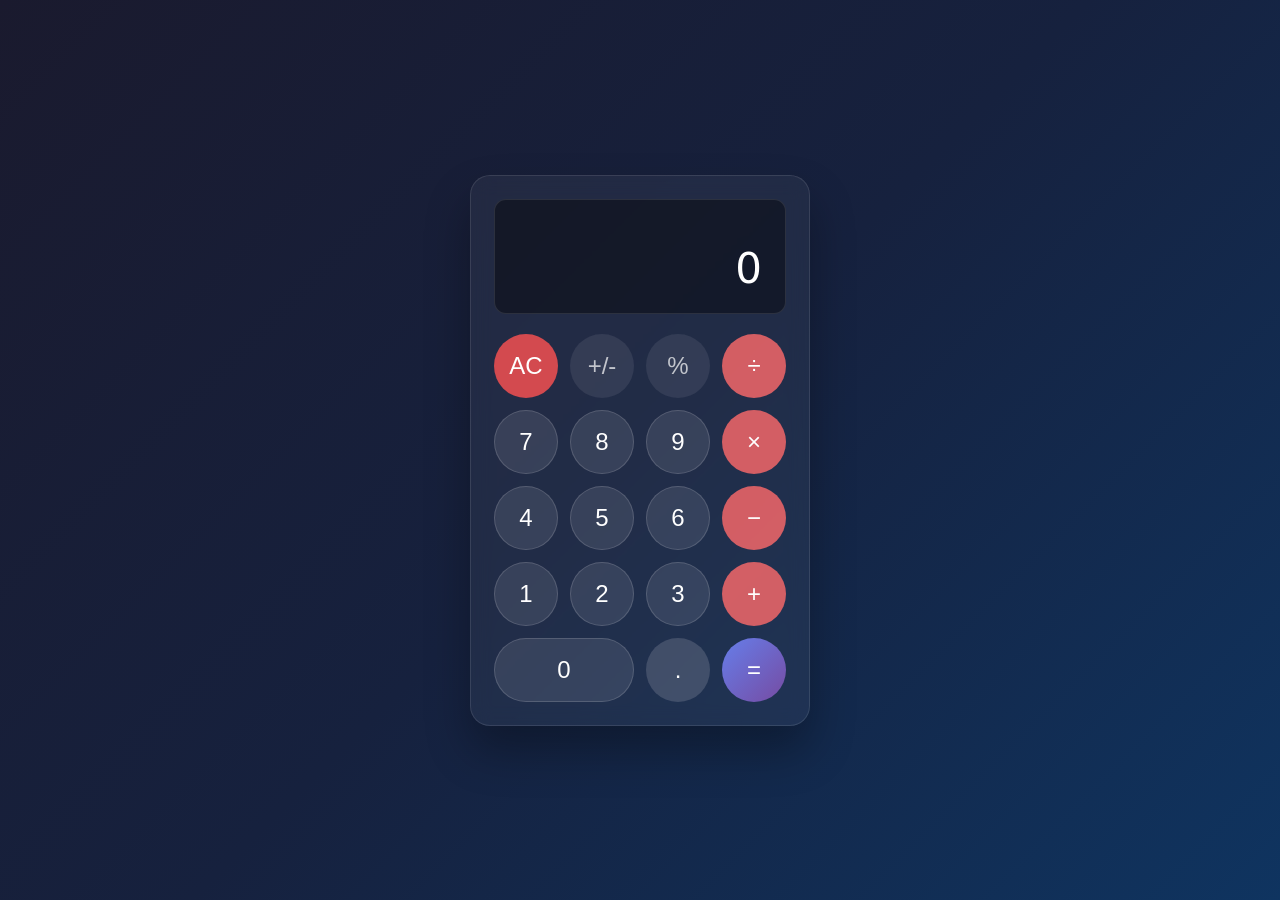
<file: demo.html>
<!DOCTYPE html>
<html lang="en">
<head>
  <meta charset="UTF-8">
  <meta name="viewport" content="width=device-width, initial-scale=1.0">
  <title>Calculator</title>
  <style>
    * {
      margin: 0;
      padding: 0;
      box-sizing: border-box;
    }

    body {
      min-height: 100vh;
      display: flex;
      align-items: center;
      justify-content: center;
      background: linear-gradient(135deg, #1a1a2e 0%, #16213e 50%, #0f3460 100%);
      font-family: 'Segoe UI', system-ui, sans-serif;
    }

    .calculator {
      background: rgba(255, 255, 255, 0.05);
      backdrop-filter: blur(10px);
      border-radius: 20px;
      padding: 24px;
      box-shadow:
        0 25px 45px rgba(0, 0, 0, 0.3),
        inset 0 0 0 1px rgba(255, 255, 255, 0.1);
    }

    .display {
      background: rgba(0, 0, 0, 0.4);
      border-radius: 12px;
      padding: 20px 24px;
      text-align: right;
      margin-bottom: 20px;
      min-width: 280px;
      border: 1px solid rgba(255, 255, 255, 0.1);
    }

    .display-expression {
      color: rgba(255, 255, 255, 0.5);
      font-size: 16px;
      height: 24px;
      overflow: hidden;
    }

    .display-result {
      color: #fff;
      font-size: 42px;
      font-weight: 300;
      letter-spacing: -1px;
    }

    .buttons {
      display: grid;
      grid-template-columns: repeat(4, 1fr);
      gap: 12px;
    }

    button {
      width: 64px;
      height: 64px;
      border-radius: 50%;
      border: none;
      font-size: 24px;
      font-weight: 400;
      cursor: pointer;
      transition: all 0.15s ease;
      outline: none;
    }

    button:hover {
      transform: scale(1.05);
    }

    button:active {
      transform: scale(0.95);
    }

    .btn-number {
      background: rgba(255, 255, 255, 0.1);
      color: #fff;
      border: 1px solid rgba(255, 255, 255, 0.15);
    }

    .btn-number:hover {
      background: rgba(255, 255, 255, 0.2);
    }

    .btn-operator {
      background: rgba(255, 107, 107, 0.8);
      color: #fff;
    }

    .btn-operator:hover {
      background: rgba(255, 107, 107, 1);
    }

    .btn-equals {
      background: linear-gradient(135deg, #667eea 0%, #764ba2 100%);
      color: #fff;
    }

    .btn-equals:hover {
      background: linear-gradient(135deg, #7b8ff0 0%, #8a5cb8 100%);
    }

    .btn-clear {
      background: rgba(255, 82, 82, 0.8);
      color: #fff;
    }

    .btn-clear:hover {
      background: rgba(255, 82, 82, 1);
    }

    .btn-decimal {
      background: rgba(255, 255, 255, 0.15);
      color: #fff;
    }

    .btn-decimal:hover {
      background: rgba(255, 255, 255, 0.25);
    }

    .btn-percent {
      background: rgba(255, 255, 255, 0.08);
      color: rgba(255, 255, 255, 0.7);
    }

    .btn-percent:hover {
      background: rgba(255, 255, 255, 0.15);
      color: #fff;
    }

    .btn-plus-minus {
      background: rgba(255, 255, 255, 0.08);
      color: rgba(255, 255, 255, 0.7);
    }

    .btn-plus-minus:hover {
      background: rgba(255, 255, 255, 0.15);
      color: #fff;
    }

    button.span-2 {
      grid-column: span 2;
      width: auto;
      border-radius: 32px;
      padding: 0 32px;
    }
  </style>
</head>
<body>
  <div class="calculator">
    <div class="display">
      <div class="display-expression" id="expression"></div>
      <div class="display-result" id="result">0</div>
    </div>
    <div class="buttons">
      <button class="btn-clear" onclick="clearAll()">AC</button>
      <button class="btn-plus-minus" onclick="toggleSign()">+/-</button>
      <button class="btn-percent" onclick="percent()">%</button>
      <button class="btn-operator" onclick="setOperator('/')">÷</button>

      <button class="btn-number" onclick="appendNumber('7')">7</button>
      <button class="btn-number" onclick="appendNumber('8')">8</button>
      <button class="btn-number" onclick="appendNumber('9')">9</button>
      <button class="btn-operator" onclick="setOperator('*')">×</button>

      <button class="btn-number" onclick="appendNumber('4')">4</button>
      <button class="btn-number" onclick="appendNumber('5')">5</button>
      <button class="btn-number" onclick="appendNumber('6')">6</button>
      <button class="btn-operator" onclick="setOperator('-')">−</button>

      <button class="btn-number" onclick="appendNumber('1')">1</button>
      <button class="btn-number" onclick="appendNumber('2')">2</button>
      <button class="btn-number" onclick="appendNumber('3')">3</button>
      <button class="btn-operator" onclick="setOperator('+')">+</button>

      <button class="btn-number span-2" onclick="appendNumber('0')">0</button>
      <button class="btn-decimal" onclick="appendDecimal()">.</button>
      <button class="btn-equals" onclick="calculate()">=</button>
    </div>
  </div>

  <script>
    let currentNumber = '0';
    let previousNumber = '';
    let operator = null;
    let shouldResetDisplay = false;

    const resultEl = document.getElementById('result');
    const expressionEl = document.getElementById('expression');

    function updateDisplay() {
      resultEl.textContent = currentNumber.length > 16
        ? parseFloat(currentNumber).toExponential(8)
        : currentNumber;
    }

    function appendNumber(num) {
      if (shouldResetDisplay) {
        currentNumber = num;
        shouldResetDisplay = false;
      } else if (currentNumber === '0' && num !== '0') {
        currentNumber = num;
      } else if (currentNumber === '0' && num === '0') {
        return;
      } else if (currentNumber.replace(/[^0-9]/g, '').length < 16) {
        currentNumber += num;
      }
      updateDisplay();
    }

    function appendDecimal() {
      if (shouldResetDisplay) {
        currentNumber = '0.';
        shouldResetDisplay = false;
      } else if (!currentNumber.includes('.')) {
        currentNumber += '.';
      }
      updateDisplay();
    }

    function setOperator(op) {
      if (operator && !shouldResetDisplay) {
        calculate();
      }
      previousNumber = currentNumber;
      operator = op;
      shouldResetDisplay = true;
      updateExpression();
    }

    function calculate() {
      if (!operator || shouldResetDisplay) return;

      const prev = parseFloat(previousNumber);
      const curr = parseFloat(currentNumber);
      let result;

      switch (operator) {
        case '+': result = prev + curr; break;
        case '-': result = prev - curr; break;
        case '*': result = prev * curr; break;
        case '/': result = curr !== 0 ? prev / curr : 'Error'; break;
      }

      if (result === 'Error') {
        currentNumber = 'Error';
      } else {
        currentNumber = String(parseFloat(result.toFixed(10).replace(/\.?0+$/, '')));
      }

      operator = null;
      previousNumber = '';
      shouldResetDisplay = true;
      updateDisplay();
      expressionEl.textContent = '';
    }

    function clearAll() {
      currentNumber = '0';
      previousNumber = '';
      operator = null;
      shouldResetDisplay = false;
      expressionEl.textContent = '';
      updateDisplay();
    }

    function toggleSign() {
      if (currentNumber !== '0') {
        currentNumber = currentNumber.startsWith('-')
          ? currentNumber.slice(1)
          : '-' + currentNumber;
        updateDisplay();
      }
    }

    function percent() {
      currentNumber = String(parseFloat(currentNumber) / 100);
      updateDisplay();
    }

    function updateExpression() {
      const opSymbol = { '+': '+', '-': '−', '*': '×', '/': '÷' }[operator];
      expressionEl.textContent = `${previousNumber} ${opSymbol}`;
    }
  </script>
</body>
</html>
</file>
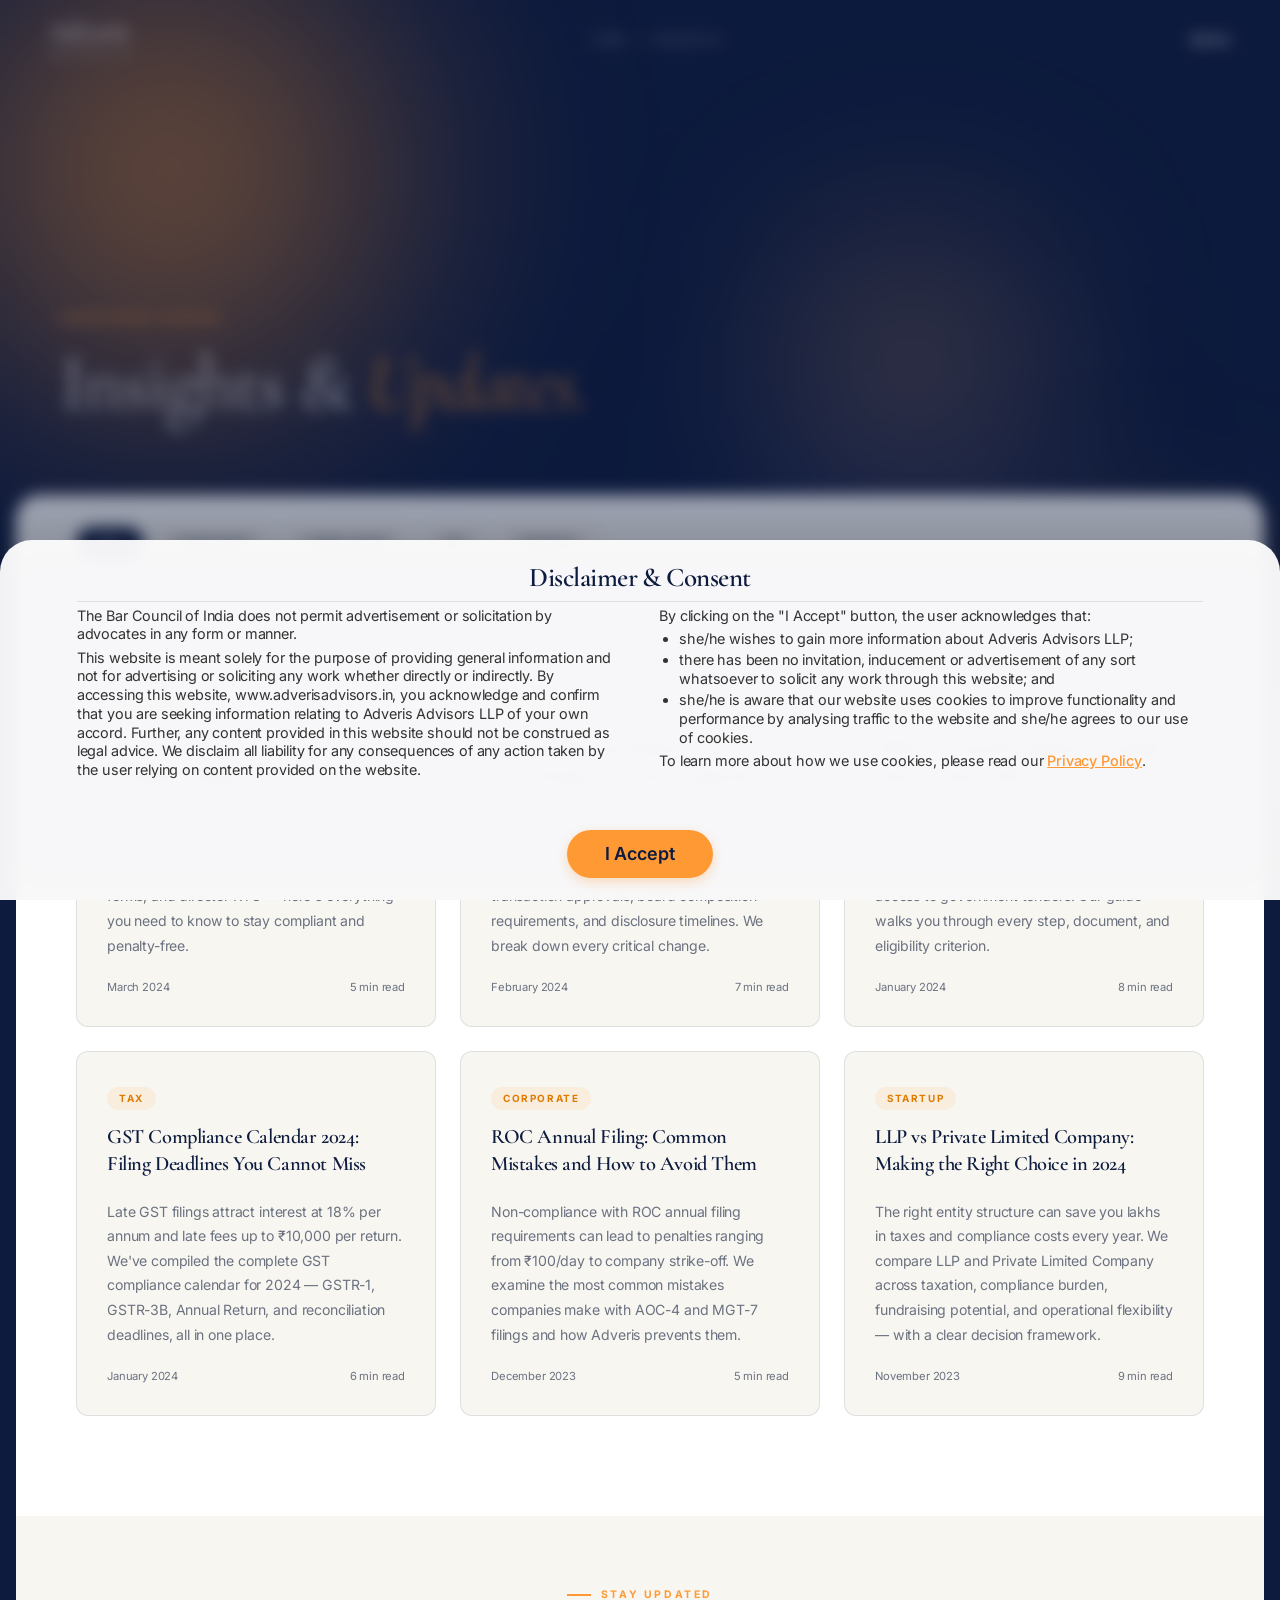
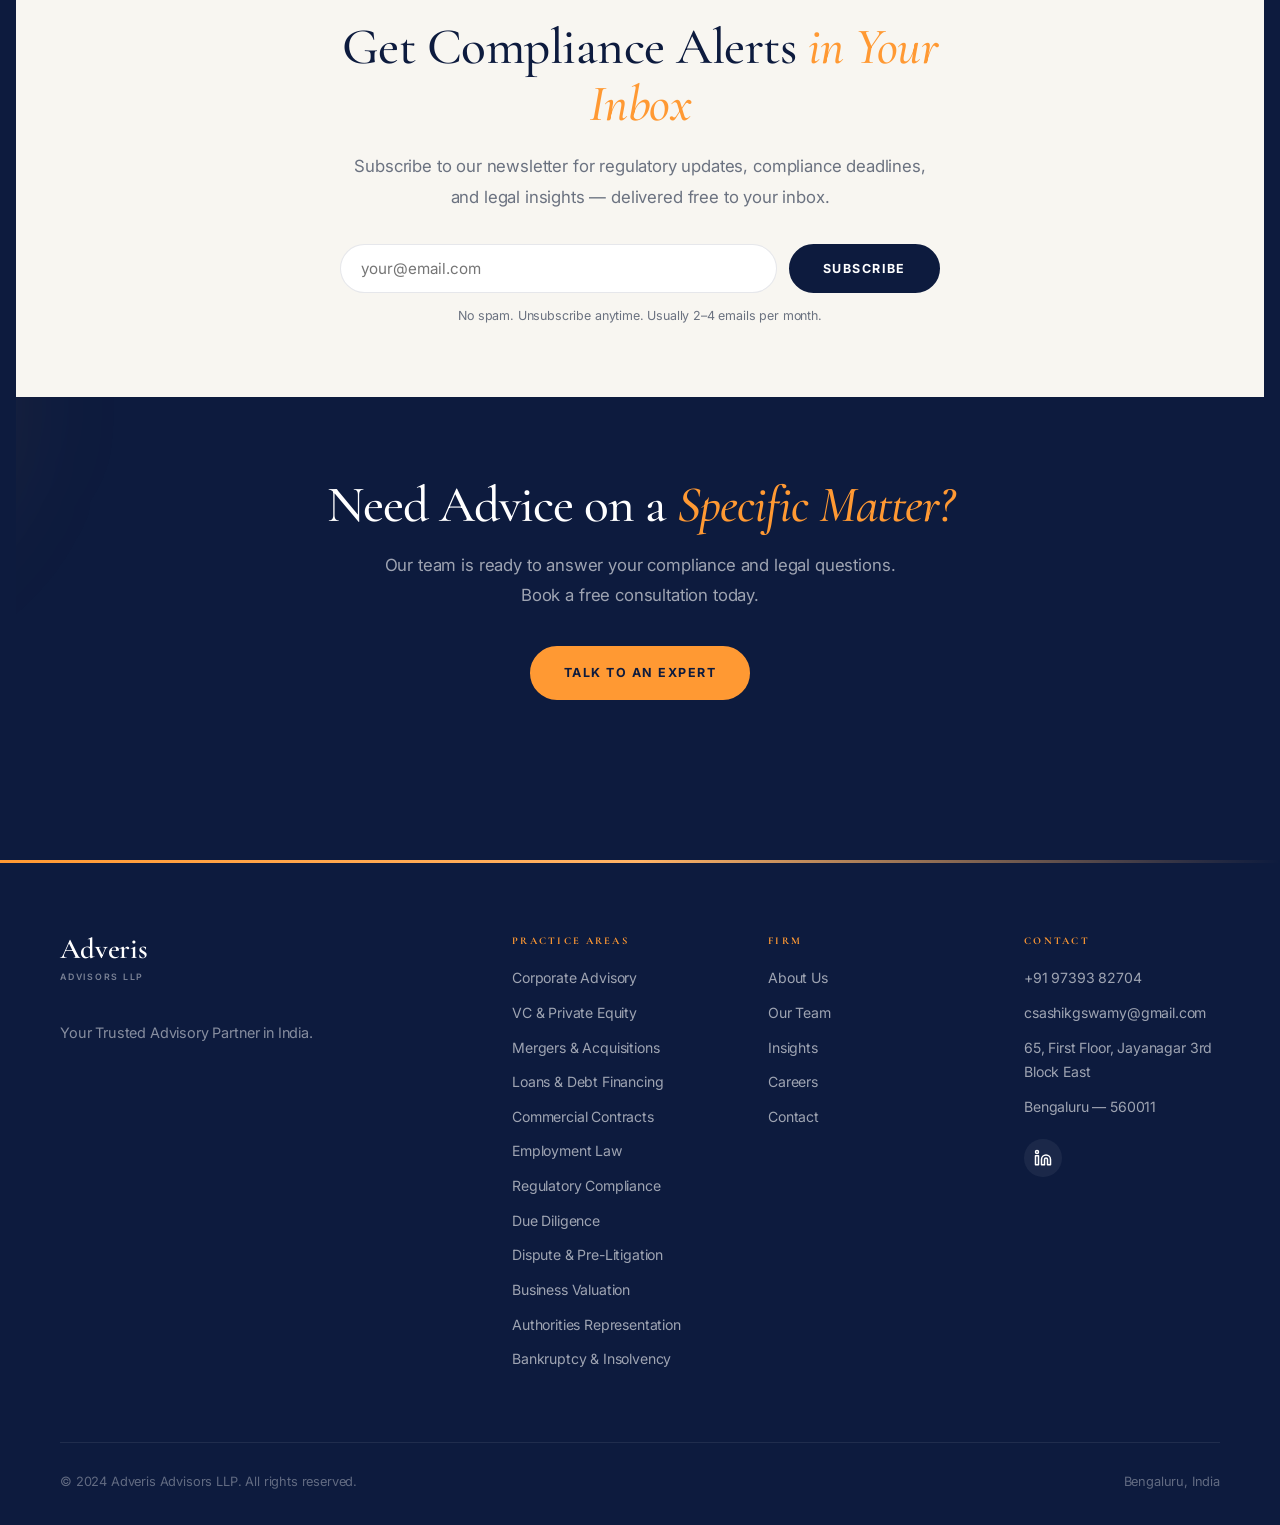
<file: insights.html>
<!DOCTYPE html>
<html lang="en">
<head>
  <meta charset="UTF-8"/>
  <link rel="preconnect" href="https://fonts.googleapis.com"/>
  <link rel="preconnect" href="https://fonts.gstatic.com" crossorigin/>
  <link rel="stylesheet" href="https://fonts.googleapis.com/css2?family=Cormorant+Garamond:ital,wght@0,300;0,400;0,500;0,600;1,300;1,400;1,500&family=Inter:wght@300;400;500;600;700&display=swap"/>
  <meta name="viewport" content="width=device-width, initial-scale=1.0"/>
  <title>Insights | Adveris Advisors LLP — Legal & Compliance Updates India</title>
  <meta name="description" content="Expert insights on corporate law, compliance, GST, SEBI regulations, MCA updates, and startup legal advisory from Adveris Advisors LLP. Stay current with India's regulatory landscape."/>
  <meta name="keywords" content="MCA21 updates, SEBI LODR amendments, GST compliance 2024, DPIIT startup recognition, ROC filing guide, company law India, compliance updates India"/>
  <link rel="canonical" href="https://www.adverisadvisors.in/insights.html"/>
  <link rel="stylesheet" href="css/style.css"/>
  <link rel="stylesheet" href="css/animations.css"/>
  <link rel="stylesheet" href="css/consent.css"/>
</head>
<body data-page="Insights">

  <div class="page-transition-overlay" id="pageTransition"></div>
  <div class="scroll-progress" id="scrollProg"></div>
  <button class="back-to-top" id="backToTop" aria-label="Back to top">↑</button>
  <div class="page-bg" aria-hidden="true"><div class="blob blob-1"></div><div class="blob blob-2"></div><div class="blob blob-3"></div><div class="blob blob-4"></div></div>

  <nav class="nav" id="mainNav">
    <div class="nav__inner">
      <a href="index.html" class="nav__logo"><span class="logo-name">Adveris</span><span class="logo-tagline">Advisors LLP</span></a>
      <div class="nav__crumb"><span>Firm</span><span class="sep">—</span><span id="navPage">Insights</span></div>
      <button class="nav__menu-btn" id="menuBtn" aria-label="Open menu" aria-expanded="false"><div class="hamburger"><span></span><span></span><span></span></div><span>Menu</span></button>
    </div>
  </nav>
        <!-- MENU OVERLAY — NKF-style grid / mobile accordion -->
  <div class="menu-overlay" id="menuOverlay" role="dialog" aria-modal="true" aria-label="Navigation menu">
    <div class="menu-overlay__top">
      <a href="index.html" class="menu-logo nav__logo">
        <span class="logo-name">Adveris</span>
        <span class="logo-tagline">Advisors LLP</span>
      </a>
      <button class="menu-close" id="menuClose" aria-label="Close menu">
        <span>Close</span>
        <div class="menu-close-circle" aria-hidden="true">&times;</div>
      </button>
    </div>
    <div class="menu-body">
      <!-- Col 1: Navigate -->
      <div class="menu-col" id="mcol-1">
        <div class="menu-col-title" role="button" tabindex="0" aria-expanded="true" aria-controls="mcol-1-content">Navigate</div>
        <div class="menu-col-content" id="mcol-1-content">
          <a href="index.html" class="menu-primary-link">Home</a>
          <a href="about.html" class="menu-primary-link">About Us</a>
          <a href="team.html" class="menu-primary-link">Our Team</a>
          <a href="contact.html" class="menu-primary-link">Contact</a>
        </div>
      </div>
      <!-- Col 2: Practice Areas -->
      <div class="menu-col" id="mcol-2">
        <div class="menu-col-title" role="button" tabindex="0" aria-expanded="false" aria-controls="mcol-2-content">Practice Areas</div>
        <div class="menu-col-content" id="mcol-2-content">
          <a href="services.html" class="menu-primary-link"><em>Services</em></a>
          <div class="menu-sub-group">
            <div class="menu-sub-label">What We Do</div>
            <a href="services.html#01" class="menu-sub-link">Corporate Advisory</a>
            <a href="services.html#02" class="menu-sub-link">VC &amp; Private Equity</a>
            <a href="services.html#03" class="menu-sub-link">Mergers &amp; Acquisitions</a>
            <a href="services.html#04" class="menu-sub-link">Loans &amp; Debt Financing</a>
            <a href="services.html#05" class="menu-sub-link">Commercial Contracts</a>
            <a href="services.html#06" class="menu-sub-link">Employment Law</a>
            <a href="services.html#07" class="menu-sub-link">Regulatory Compliance</a>
            <a href="services.html#08" class="menu-sub-link">Due Diligence</a>
            <a href="services.html#09" class="menu-sub-link">Dispute &amp; Pre-Litigation</a>
            <a href="services.html#10" class="menu-sub-link">Business Valuation</a>
            <a href="services.html#11" class="menu-sub-link">Authorities Representation</a>
            <a href="services.html#12" class="menu-sub-link">Bankruptcy &amp; Insolvency</a>
          </div>
        </div>
      </div>
      <!-- Col 3: Explore -->
      <div class="menu-col" id="mcol-3">
        <div class="menu-col-title" role="button" tabindex="0" aria-expanded="false" aria-controls="mcol-3-content">Explore</div>
        <div class="menu-col-content" id="mcol-3-content">
          <a href="insights.html" class="menu-primary-link">Insights</a>
          <a href="careers.html" class="menu-primary-link">Careers</a>
          <div class="menu-sub-group">
            <div class="menu-sub-label">Contact</div>
            <a href="tel:+919739382704" class="menu-sub-link">+91 97393 82704</a>
            <a href="mailto:csashikgswamy@gmail.com" class="menu-sub-link">csashikgswamy@gmail.com</a>
            <a href="contact.html" class="menu-sub-link">Bengaluru, Karnataka</a>
          </div>
        </div>
      </div>
    </div>
    <!-- Bottom bar -->
    <div class="menu-bottom">
      <div class="menu-bottom-left">
        <a href="about.html" class="menu-bottom-link">About the Firm</a>
        <a href="contact.html" class="menu-bottom-link">Get in Touch</a>
        <a href="careers.html" class="menu-bottom-link">Careers</a>
      </div>
      <div class="menu-bottom-right">
        <span style="font-size:0.7rem;color:rgba(255,255,255,0.3);letter-spacing:0.1em;">Bengaluru · Pan India · Since 2024</span>
      </div>
    </div>
  </div>




  <section class="page-hero">
    <div class="page-hero__inner">
      <p class="page-hero__label">Knowledge Centre</p>
      <h1 class="page-hero__title">Insights &amp; <em>Updates.</em></h1>
    </div>
  </section>

  <main class="page-z">
    <!-- FILTER BAR -->
    <div class="card-wrap" style="border-radius:var(--radius) var(--radius) 0 0;">
      <div style="padding:32px 0 0;border-bottom:1px solid var(--border);">
        <div class="container">
          <div style="display:flex;gap:8px;flex-wrap:wrap;padding-bottom:0;">
            <button class="btn" style="padding:8px 20px;font-size:0.7rem;background:var(--navy);color:white;border-radius:var(--radius-pill);" onclick="filterInsights('all',this)">All</button>
            <button class="btn" style="padding:8px 20px;font-size:0.7rem;background:var(--off-white);color:var(--navy);border:1px solid var(--border);border-radius:var(--radius-pill);" onclick="filterInsights('corporate',this)">Corporate</button>
            <button class="btn" style="padding:8px 20px;font-size:0.7rem;background:var(--off-white);color:var(--navy);border:1px solid var(--border);border-radius:var(--radius-pill);" onclick="filterInsights('compliance',this)">Compliance</button>
            <button class="btn" style="padding:8px 20px;font-size:0.7rem;background:var(--off-white);color:var(--navy);border:1px solid var(--border);border-radius:var(--radius-pill);" onclick="filterInsights('tax',this)">Tax</button>
            <button class="btn" style="padding:8px 20px;font-size:0.7rem;background:var(--off-white);color:var(--navy);border:1px solid var(--border);border-radius:var(--radius-pill);" onclick="filterInsights('startup',this)">Startup</button>
          </div>
        </div>
      </div>

      <section class="section">
        <div class="container">
          <div class="insights-grid stagger" id="insightsGrid">

            <article class="insight-card reveal" data-cat="corporate">
              <div class="insight-card__top">
                <span class="insight-tag">Corporate</span>
                <h3>MCA21 V3: What It Means for Your Company Filings in 2024</h3>
              </div>
              <div class="insight-card__body">
                <p>The Ministry of Corporate Affairs' new MCA21 V3 portal has significantly transformed how companies file annual returns, event-based forms, and director KYC — here's everything you need to know to stay compliant and penalty-free.</p>
                <div class="insight-meta"><span>March 2024</span><span>5 min read</span></div>
              </div>
            </article>

            <article class="insight-card reveal" data-cat="compliance">
              <div class="insight-card__top">
                <span class="insight-tag">Compliance</span>
                <h3>SEBI LODR Amendments 2023–24: Key Changes for Listed Companies</h3>
              </div>
              <div class="insight-card__body">
                <p>SEBI's latest amendments to the Listing Obligations and Disclosure Requirements (LODR) Regulations tighten related-party transaction approvals, board composition requirements, and disclosure timelines. We break down every critical change.</p>
                <div class="insight-meta"><span>February 2024</span><span>7 min read</span></div>
              </div>
            </article>

            <article class="insight-card reveal" data-cat="startup">
              <div class="insight-card__top">
                <span class="insight-tag">Startup</span>
                <h3>DPIIT Startup Recognition: Complete Step-by-Step Guide 2024</h3>
              </div>
              <div class="insight-card__body">
                <p>Getting DPIIT recognition unlocks income tax exemptions under Section 80-IAC, easier compliance under the Companies Act, and access to government tenders. Our guide walks you through every step, document, and eligibility criterion.</p>
                <div class="insight-meta"><span>January 2024</span><span>8 min read</span></div>
              </div>
            </article>

            <article class="insight-card reveal" data-cat="tax">
              <div class="insight-card__top">
                <span class="insight-tag">Tax</span>
                <h3>GST Compliance Calendar 2024: Filing Deadlines You Cannot Miss</h3>
              </div>
              <div class="insight-card__body">
                <p>Late GST filings attract interest at 18% per annum and late fees up to ₹10,000 per return. We've compiled the complete GST compliance calendar for 2024 — GSTR-1, GSTR-3B, Annual Return, and reconciliation deadlines, all in one place.</p>
                <div class="insight-meta"><span>January 2024</span><span>6 min read</span></div>
              </div>
            </article>

            <article class="insight-card reveal" data-cat="corporate">
              <div class="insight-card__top">
                <span class="insight-tag">Corporate</span>
                <h3>ROC Annual Filing: Common Mistakes and How to Avoid Them</h3>
              </div>
              <div class="insight-card__body">
                <p>Non-compliance with ROC annual filing requirements can lead to penalties ranging from ₹100/day to company strike-off. We examine the most common mistakes companies make with AOC-4 and MGT-7 filings and how Adveris prevents them.</p>
                <div class="insight-meta"><span>December 2023</span><span>5 min read</span></div>
              </div>
            </article>

            <article class="insight-card reveal" data-cat="startup">
              <div class="insight-card__top">
                <span class="insight-tag">Startup</span>
                <h3>LLP vs Private Limited Company: Making the Right Choice in 2024</h3>
              </div>
              <div class="insight-card__body">
                <p>The right entity structure can save you lakhs in taxes and compliance costs every year. We compare LLP and Private Limited Company across taxation, compliance burden, fundraising potential, and operational flexibility — with a clear decision framework.</p>
                <div class="insight-meta"><span>November 2023</span><span>9 min read</span></div>
              </div>
            </article>

          </div>
        </div>
      </section>
    </div>

    <!-- NEWSLETTER / SUBSCRIBE -->
    <div class="card-wrap bg-off">
      <section class="section-sm">
        <div class="container">
          <div style="max-width:600px;margin:0 auto;text-align:center;">
            <p class="sec-label" style="justify-content:center;">Stay Updated</p>
            <h2 class="sec-title">Get Compliance Alerts <em>in Your Inbox</em></h2>
            <p class="sec-body" style="margin:0 auto 32px;">Subscribe to our newsletter for regulatory updates, compliance deadlines, and legal insights — delivered free to your inbox.</p>
            <form style="display:flex;gap:12px;flex-wrap:wrap;justify-content:center;" onsubmit="handleNewsletterSubscribe(event)">
              <input type="email" id="subEmail" placeholder="your@email.com" required style="padding:14px 20px;border:1.5px solid var(--border);border-radius:var(--radius-pill);font-size:0.95rem;flex:1;min-width:240px;outline:none;font-family:var(--font-sans);" onfocus="this.style.borderColor='var(--saffron)'" onblur="this.style.borderColor='var(--border)'"/>
              <button type="submit" class="btn btn-navy">Subscribe</button>
            </form>
            <p style="font-size:0.78rem;color:var(--text-grey);margin-top:12px;">No spam. Unsubscribe anytime. Usually 2–4 emails per month.</p>
            <div id="subSuccess" class="form-success" style="margin-top:16px;">✓ Thank you! You're now subscribed to Adveris Insights.</div>
          </div>
        </div>
      </section>
    </div>

    <div class="card-wrap">
      <div class="cta-band">
        <h2>Need Advice on a <em style="color:var(--saffron);">Specific Matter?</em></h2>
        <p>Our team is ready to answer your compliance and legal questions. Book a free consultation today.</p>
        <a href="contact.html" class="btn btn-primary">Talk to an Expert</a>
      </div>
    </div>
  </main>

  <footer>
    <div class="footer-saffron-bar"></div>
    <div class="container" style="padding-top:72px;">
      <div class="footer-grid">
        <div class="footer-brand"><div class="nav__logo" style="margin-bottom:16px;"><span class="logo-name" style="font-family:var(--font-serif);font-size:1.8rem;color:white;">Adveris</span><span class="logo-tagline" style="color:rgba(255,255,255,0.45);">Advisors LLP</span></div><p>Your Trusted Advisory Partner in India.</p></div>
        <div class="footer-col">
          <h4>Practice Areas</h4>
          <a href="services.html#01">Corporate Advisory</a>
          <a href="services.html#02">VC &amp; Private Equity</a>
          <a href="services.html#03">Mergers &amp; Acquisitions</a>
          <a href="services.html#04">Loans &amp; Debt Financing</a>
          <a href="services.html#05">Commercial Contracts</a>
          <a href="services.html#06">Employment Law</a>
          <a href="services.html#07">Regulatory Compliance</a>
          <a href="services.html#08">Due Diligence</a>
          <a href="services.html#09">Dispute &amp; Pre-Litigation</a>
          <a href="services.html#10">Business Valuation</a>
          <a href="services.html#11">Authorities Representation</a>
          <a href="services.html#12">Bankruptcy &amp; Insolvency</a>
        </div>
        <div class="footer-col"><h4>Firm</h4><a href="about.html">About Us</a><a href="team.html">Our Team</a><a href="insights.html">Insights</a><a href="careers.html">Careers</a><a href="contact.html">Contact</a></div>
        <div class="footer-col"><h4>Contact</h4><a href="tel:+919739382704">+91 97393 82704</a><a href="mailto:csashikgswamy@gmail.com">csashikgswamy@gmail.com</a><a href="https://www.google.com/maps/search/?api=1&query=65,+First+Floor,+8th+B+Main+Road,+27th+Cross+Rd,+Jayanagar+3rd+Block+East,+Jayanagar,+Bengaluru,+Karnataka+560011" target="_blank" rel="noopener">65, First Floor, Jayanagar 3rd Block East</a><a href="https://www.google.com/maps/search/?api=1&query=65,+First+Floor,+8th+B+Main+Road,+27th+Cross+Rd,+Jayanagar+3rd+Block+East,+Jayanagar,+Bengaluru,+Karnataka+560011" target="_blank" rel="noopener">Bengaluru — 560011</a><div class="footer-socials">
            <a href="https://linkedin.com/company/placeholder" target="_blank" rel="noopener" aria-label="LinkedIn">
              <svg viewBox="0 0 24 24" width="18" height="18" stroke="currentColor" stroke-width="2" fill="none" stroke-linecap="round" stroke-linejoin="round">
                <path d="M16 8a6 6 0 0 1 6 6v7h-4v-7a2 2 0 0 0-2-2 2 2 0 0 0-2 2v7h-4v-7a6 6 0 0 1 6-6z"></path>
                <rect x="2" y="9" width="4" height="12"></rect>
                <circle cx="4" cy="4" r="2"></circle>
              </svg>
            </a>
          </div>
        </div>
      </div>
      <div class="footer-bottom"><span>© 2024 Adveris Advisors LLP. All rights reserved.</span><span>Bengaluru, India</span></div>
    </div>
  </footer>

      <script src="js/consent.js"></script>
  <script src="js/lenis.min.js"></script>
  <script src="js/main.js"></script>
  <script>
    function filterInsights(cat, btn) {
      document.querySelectorAll('#insightsGrid .insight-card').forEach(card => {
        if (cat === 'all' || card.dataset.cat === cat) {
          card.style.display = 'flex';
        } else {
          card.style.display = 'none';
        }
      });
      document.querySelectorAll('[onclick^="filterInsights"]').forEach(b => {
        b.style.background = 'var(--off-white)';
        b.style.color = 'var(--navy)';
      });
      btn.style.background = 'var(--navy)';
      btn.style.color = 'white';
    }
    function handleNewsletterSubscribe(e) {
      e.preventDefault();
      document.getElementById('subSuccess').classList.add('show');
      e.target.reset();
    }
  </script>
</body>
</html>
</file>
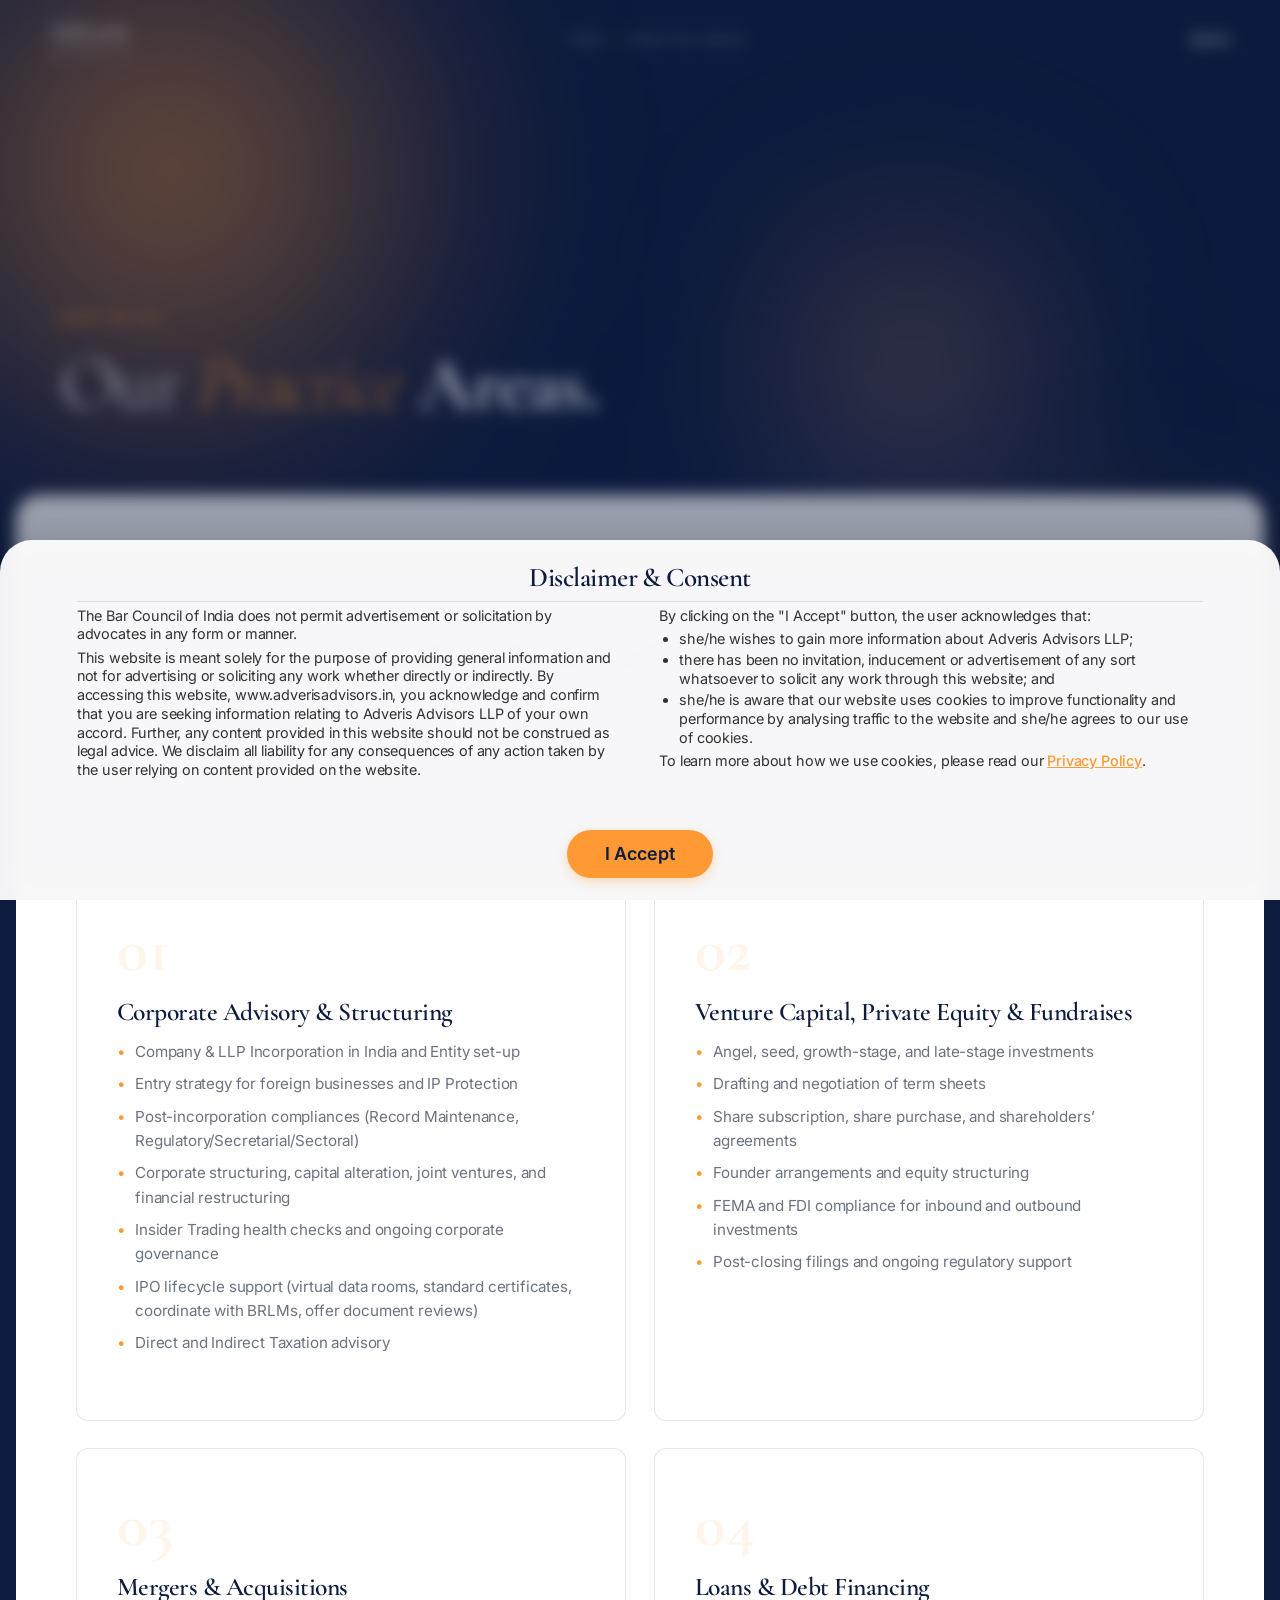
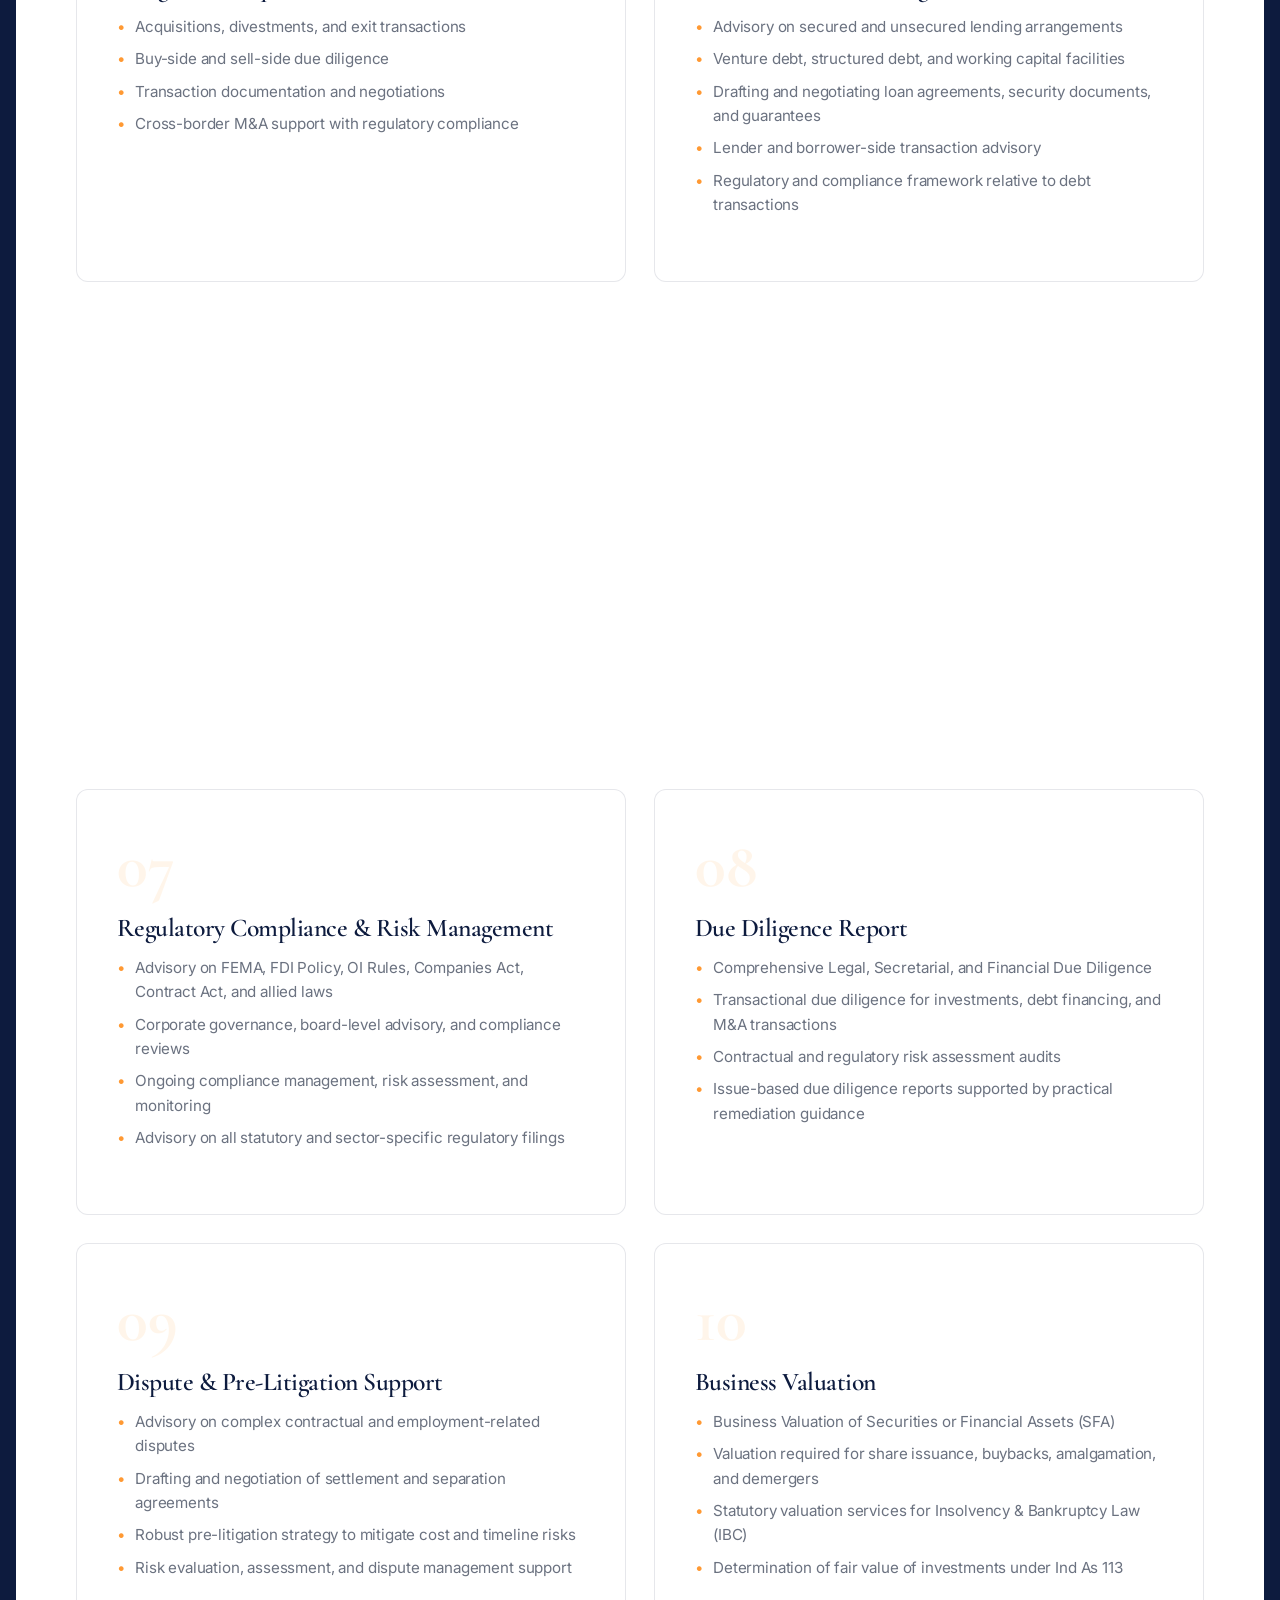
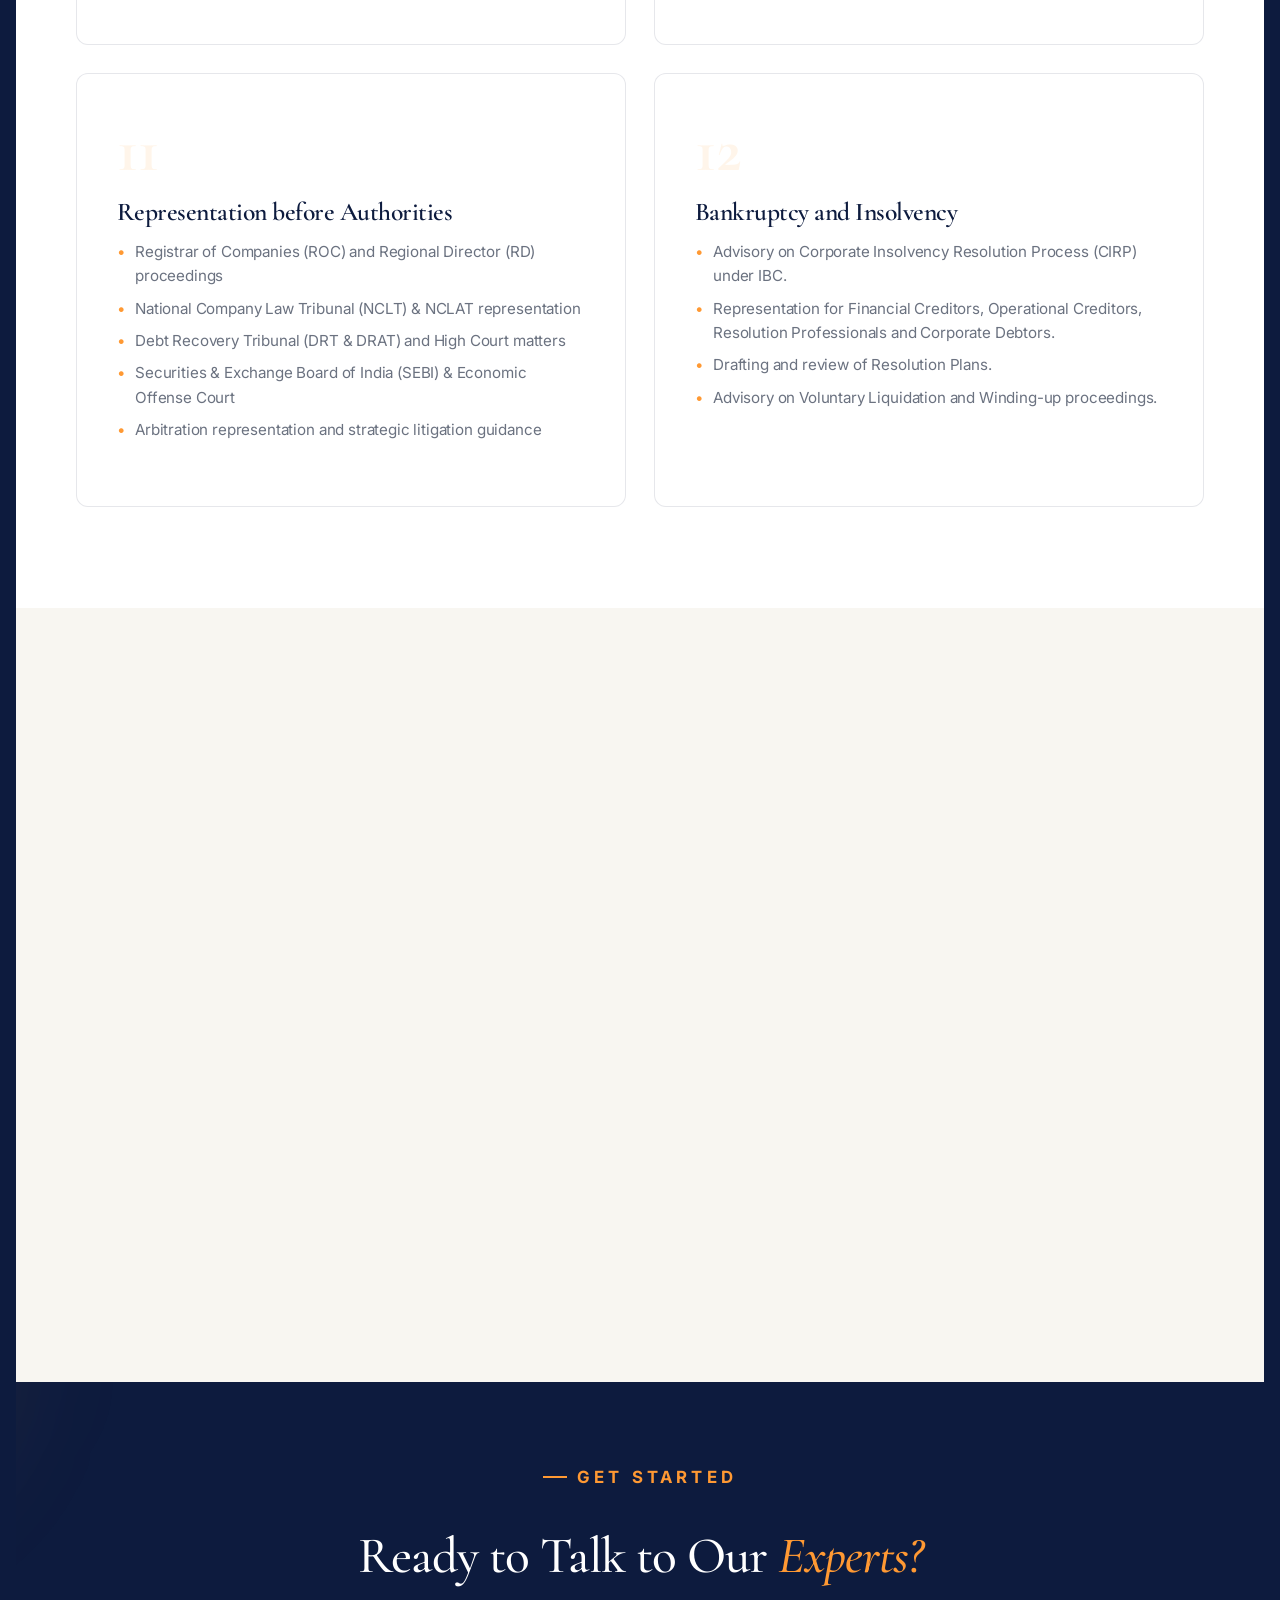
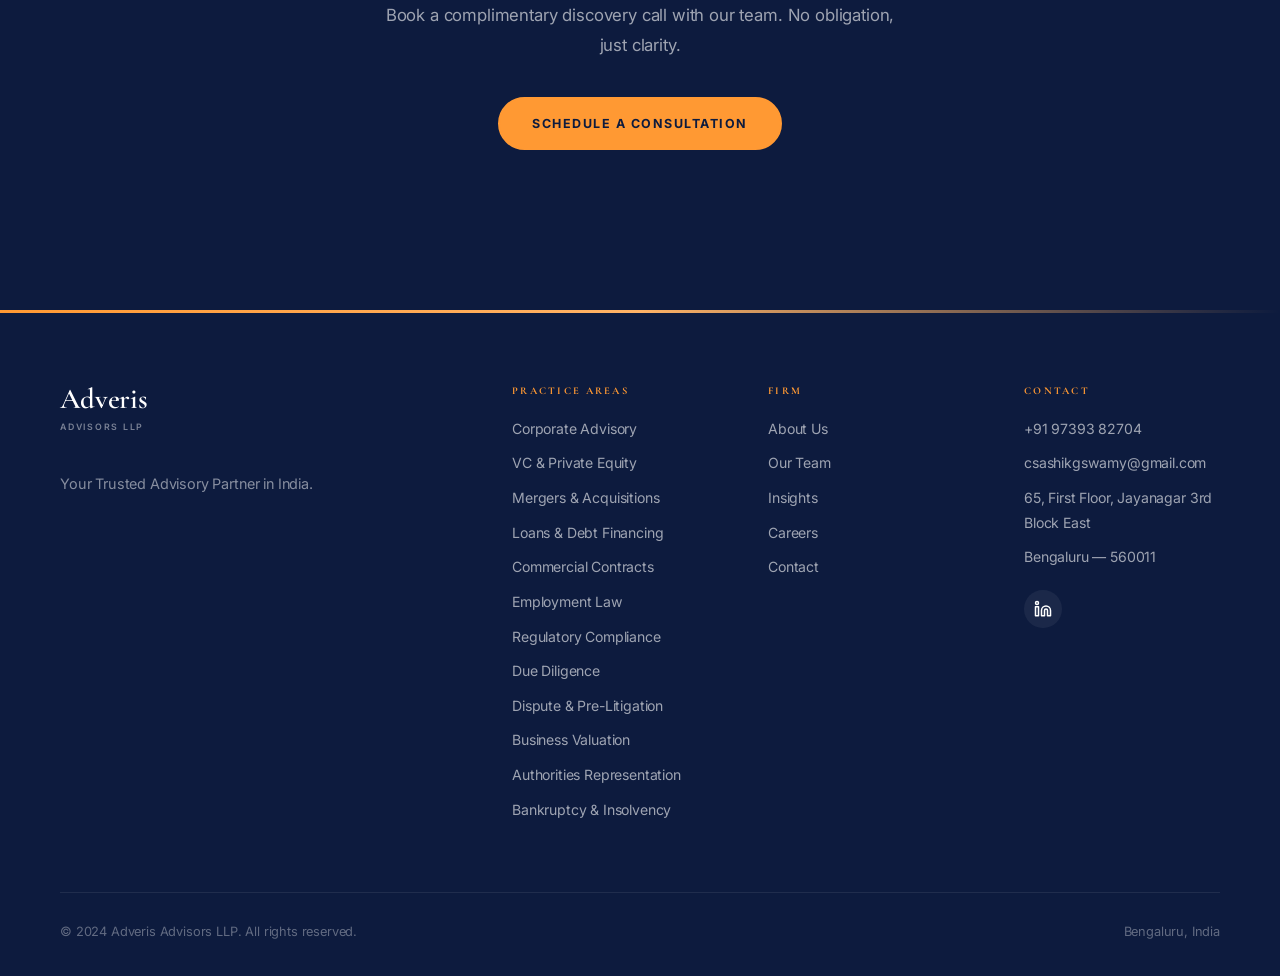
<file: services.html>
<!DOCTYPE html>
<html lang="en">

<head>
  <meta charset="UTF-8" />
  <link rel="preconnect" href="https://fonts.googleapis.com" />
  <link rel="preconnect" href="https://fonts.gstatic.com" crossorigin />
  <link rel="stylesheet"
    href="https://fonts.googleapis.com/css2?family=Cormorant+Garamond:ital,wght@0,300;0,400;0,500;0,600;1,300;1,400;1,500&family=Inter:wght@300;400;500;600;700&display=swap" />
  <meta name="viewport" content="width=device-width, initial-scale=1.0" />
  <title>Practice Areas | Adveris Advisors LLP — Corporate Law & Compliance Services India</title>
  <meta name="description"
    content="Adveris Advisors LLP offers 8 comprehensive practice areas: Corporate Law, M&A, SEBI/RBI/MCA Compliance, Company Secretary, Contract Drafting, Labour Law, GST, and Startup Legal Advisory across India." />
  <meta name="keywords"
    content="corporate law India, M&A advisory India, SEBI compliance, RBI compliance, MCA compliance, company secretary services, contract drafting India, labour law compliance, GST compliance, startup legal advisory India" />
  <link rel="canonical" href="https://www.adverisadvisors.in/services.html" />
  <meta property="og:title" content="Practice Areas | Adveris Advisors LLP" />
  <meta property="og:type" content="website" />
  <link rel="stylesheet" href="css/style.css" />
  <link rel="stylesheet" href="css/animations.css" />
  <link rel="stylesheet" href="css/consent.css" />
</head>

<body data-page="Practice Areas">

  <div class="page-transition-overlay" id="pageTransition"></div>
  <div class="scroll-progress" id="scrollProg"></div>
  <button class="back-to-top" id="backToTop" aria-label="Back to top">↑</button>
  <div class="page-bg" aria-hidden="true">
    <div class="blob blob-1"></div>
    <div class="blob blob-2"></div>
    <div class="blob blob-3"></div>
    <div class="blob blob-4"></div>
  </div>

  <nav class="nav" id="mainNav">
    <div class="nav__inner">
      <a href="index.html" class="nav__logo"><span class="logo-name">Adveris</span><span class="logo-tagline">Advisors
          LLP</span></a>
      <div class="nav__crumb"><span>Firm</span><span class="sep">—</span><span id="navPage">Practice Areas</span></div>
      <button class="nav__menu-btn" id="menuBtn" aria-label="Open menu" aria-expanded="false">
        <div class="hamburger"><span></span><span></span><span></span></div><span>Menu</span>
      </button>
    </div>
  </nav>
  <!-- MENU OVERLAY — NKF-style grid / mobile accordion -->
  <div class="menu-overlay" id="menuOverlay" role="dialog" aria-modal="true" aria-label="Navigation menu">
    <div class="menu-overlay__top">
      <a href="index.html" class="menu-logo nav__logo">
        <span class="logo-name">Adveris</span>
        <span class="logo-tagline">Advisors LLP</span>
      </a>
      <button class="menu-close" id="menuClose" aria-label="Close menu">
        <span>Close</span>
        <div class="menu-close-circle" aria-hidden="true">&times;</div>
      </button>
    </div>
    <div class="menu-body">
      <!-- Col 1: Navigate -->
      <div class="menu-col" id="mcol-1">
        <div class="menu-col-title" role="button" tabindex="0" aria-expanded="true" aria-controls="mcol-1-content">
          Navigate</div>
        <div class="menu-col-content" id="mcol-1-content">
          <a href="index.html" class="menu-primary-link">Home</a>
          <a href="about.html" class="menu-primary-link">About Us</a>
          <a href="team.html" class="menu-primary-link">Our Team</a>
          <a href="contact.html" class="menu-primary-link">Contact</a>
        </div>
      </div>
      <!-- Col 2: Practice Areas -->
      <div class="menu-col" id="mcol-2">
        <div class="menu-col-title" role="button" tabindex="0" aria-expanded="false" aria-controls="mcol-2-content">
          Practice Areas</div>
        <div class="menu-col-content" id="mcol-2-content">
          <a href="services.html" class="menu-primary-link"><em>Services</em></a>
          <div class="menu-sub-group">
            <div class="menu-sub-label">What We Do</div>
            <a href="services.html#01" class="menu-sub-link">Corporate Advisory</a>
            <a href="services.html#02" class="menu-sub-link">VC &amp; Private Equity</a>
            <a href="services.html#03" class="menu-sub-link">Mergers &amp; Acquisitions</a>
            <a href="services.html#04" class="menu-sub-link">Loans &amp; Debt Financing</a>
            <a href="services.html#05" class="menu-sub-link">Commercial Contracts</a>
            <a href="services.html#06" class="menu-sub-link">Employment Law</a>
            <a href="services.html#07" class="menu-sub-link">Regulatory Compliance</a>
            <a href="services.html#08" class="menu-sub-link">Due Diligence</a>
            <a href="services.html#09" class="menu-sub-link">Dispute &amp; Pre-Litigation</a>
            <a href="services.html#10" class="menu-sub-link">Business Valuation</a>
            <a href="services.html#11" class="menu-sub-link">Authorities Representation</a>
            <a href="services.html#12" class="menu-sub-link">Bankruptcy &amp; Insolvency</a>
          </div>
        </div>
      </div>
      <!-- Col 3: Explore -->
      <div class="menu-col" id="mcol-3">
        <div class="menu-col-title" role="button" tabindex="0" aria-expanded="false" aria-controls="mcol-3-content">
          Explore</div>
        <div class="menu-col-content" id="mcol-3-content">
          <a href="insights.html" class="menu-primary-link">Insights</a>
          <a href="careers.html" class="menu-primary-link">Careers</a>
          <div class="menu-sub-group">
            <div class="menu-sub-label">Contact</div>
            <a href="tel:+919739382704" class="menu-sub-link">+91 97393 82704</a>
            <a href="mailto:csashikgswamy@gmail.com" class="menu-sub-link">csashikgswamy@gmail.com</a>
            <a href="contact.html" class="menu-sub-link">Bengaluru, Karnataka</a>
          </div>
        </div>
      </div>
    </div>
    <!-- Bottom bar -->
    <div class="menu-bottom">
      <div class="menu-bottom-left">
        <a href="about.html" class="menu-bottom-link">About the Firm</a>
        <a href="contact.html" class="menu-bottom-link">Get in Touch</a>
        <a href="careers.html" class="menu-bottom-link">Careers</a>
      </div>
      <div class="menu-bottom-right">
        <span style="font-size:0.7rem;color:rgba(255,255,255,0.3);letter-spacing:0.1em;">Bengaluru · Pan India · Since
          2024</span>
      </div>
    </div>
  </div>




  <section class="page-hero">
    <div class="page-hero__inner">
      <p class="page-hero__label">What We Do</p>
      <h1 class="page-hero__title">Our <em>Practice</em><strong> Areas.</strong></h1>
    </div>
  </section>

  <main class="page-z">
    <div class="card-wrap" style="border-radius:var(--radius) var(--radius) 0 0;">
      <section class="section">
        <div class="container">
          <div class="text-center" style="max-width:650px;margin:0 auto 72px;">
            <p class="sec-label" style="justify-content:center;">Comprehensive Legal Services</p>
            <h2 class="sec-title">Twelve Areas of <em>Deep Expertise</em></h2>
            <div class="sec-divider sec-divider-center"></div>
            <p class="sec-body" style="margin:0 auto;">From company formation and board governance to regulatory filings
              and transaction advisory — we are your end-to-end legal partner across India.</p>
          </div>

          <div class="svc-detail-grid stagger">

            <!-- 01 -->
            <div class="svc-detail-card reveal">
              <div class="svc-num">01</div>
              <h3>Corporate Advisory & Structuring</h3>
              <ul class="custom-list">
                <li>Company & LLP Incorporation in India and Entity set-up</li>
                <li>Entry strategy for foreign businesses and IP Protection</li>
                <li>Post-incorporation compliances (Record Maintenance, Regulatory/Secretarial/Sectoral)</li>
                <li>Corporate structuring, capital alteration, joint ventures, and financial restructuring</li>
                <li>Insider Trading health checks and ongoing corporate governance</li>
                <li>IPO lifecycle support (virtual data rooms, standard certificates, coordinate with BRLMs, offer
                  document reviews)</li>
                <li>Direct and Indirect Taxation advisory</li>
              </ul>
            </div>

            <!-- 02 -->
            <div class="svc-detail-card reveal">
              <div class="svc-num">02</div>
              <h3>Venture Capital, Private Equity & Fundraises</h3>
              <ul class="custom-list">
                <li>Angel, seed, growth-stage, and late-stage investments</li>
                <li>Drafting and negotiation of term sheets</li>
                <li>Share subscription, share purchase, and shareholders’ agreements</li>
                <li>Founder arrangements and equity structuring</li>
                <li>FEMA and FDI compliance for inbound and outbound investments</li>
                <li>Post-closing filings and ongoing regulatory support</li>
              </ul>
            </div>

            <!-- 03 -->
            <div class="svc-detail-card reveal">
              <div class="svc-num">03</div>
              <h3>Mergers & Acquisitions</h3>
              <ul class="custom-list">
                <li>Acquisitions, divestments, and exit transactions</li>
                <li>Buy-side and sell-side due diligence</li>
                <li>Transaction documentation and negotiations</li>
                <li>Cross-border M&A support with regulatory compliance</li>
              </ul>
            </div>

            <!-- 04 -->
            <div class="svc-detail-card reveal">
              <div class="svc-num">04</div>
              <h3>Loans & Debt Financing</h3>
              <ul class="custom-list">
                <li>Advisory on secured and unsecured lending arrangements</li>
                <li>Venture debt, structured debt, and working capital facilities</li>
                <li>Drafting and negotiating loan agreements, security documents, and guarantees</li>
                <li>Lender and borrower-side transaction advisory</li>
                <li>Regulatory and compliance framework relative to debt transactions</li>
              </ul>
            </div>

            <!-- 05 -->
            <div class="svc-detail-card reveal">
              <div class="svc-num">05</div>
              <h3>Commercial Contracts</h3>
              <ul class="custom-list">
                <li>SaaS and technology agreements</li>
                <li>Vendor, procurement, supply, and services contracts</li>
                <li>Distribution, franchise, and licensing agreements</li>
                <li>Consultancy and non-disclosure / confidentiality agreements</li>
                <li>Contract risk assessment and complex negotiation support</li>
                <li>Standardization of recurring agreements for operational efficiency</li>
              </ul>
            </div>

            <!-- 06 -->
            <div class="svc-detail-card reveal">
              <div class="svc-num">06</div>
              <h3>Employment Law</h3>
              <ul class="custom-list">
                <li>Drafting and review of employment agreements, offer letters, and consultancy arrangements</li>
                <li>Advisory on employment law compliance, HR policies, and POSH frameworks</li>
                <li>ESOP structuring, documentation, implementation, and liquidity support</li>
                <li>Advisory on workforce structuring, exits, terminations, and separation documentation</li>
              </ul>
            </div>

            <!-- 07 -->
            <div class="svc-detail-card reveal">
              <div class="svc-num">07</div>
              <h3>Regulatory Compliance & Risk Management</h3>
              <ul class="custom-list">
                <li>Advisory on FEMA, FDI Policy, OI Rules, Companies Act, Contract Act, and allied laws</li>
                <li>Corporate governance, board-level advisory, and compliance reviews</li>
                <li>Ongoing compliance management, risk assessment, and monitoring</li>
                <li>Advisory on all statutory and sector-specific regulatory filings</li>
              </ul>
            </div>

            <!-- 08 -->
            <div class="svc-detail-card reveal">
              <div class="svc-num">08</div>
              <h3>Due Diligence Report</h3>
              <ul class="custom-list">
                <li>Comprehensive Legal, Secretarial, and Financial Due Diligence</li>
                <li>Transactional due diligence for investments, debt financing, and M&A transactions</li>
                <li>Contractual and regulatory risk assessment audits</li>
                <li>Issue-based due diligence reports supported by practical remediation guidance</li>
              </ul>
            </div>

            <!-- 09 -->
            <div class="svc-detail-card reveal">
              <div class="svc-num">09</div>
              <h3>Dispute & Pre-Litigation Support</h3>
              <ul class="custom-list">
                <li>Advisory on complex contractual and employment-related disputes</li>
                <li>Drafting and negotiation of settlement and separation agreements</li>
                <li>Robust pre-litigation strategy to mitigate cost and timeline risks</li>
                <li>Risk evaluation, assessment, and dispute management support</li>
              </ul>
            </div>

            <!-- 10 -->
            <div class="svc-detail-card reveal">
              <div class="svc-num">10</div>
              <h3>Business Valuation</h3>
              <ul class="custom-list">
                <li>Business Valuation of Securities or Financial Assets (SFA)</li>
                <li>Valuation required for share issuance, buybacks, amalgamation, and demergers</li>
                <li>Statutory valuation services for Insolvency & Bankruptcy Law (IBC)</li>
                <li>Determination of fair value of investments under Ind As 113</li>
              </ul>
            </div>

            <!-- 11 -->
            <div class="svc-detail-card reveal">
              <div class="svc-num">11</div>
              <h3>Representation before Authorities</h3>
              <ul class="custom-list">
                <li>Registrar of Companies (ROC) and Regional Director (RD) proceedings</li>
                <li>National Company Law Tribunal (NCLT) & NCLAT representation</li>
                <li>Debt Recovery Tribunal (DRT & DRAT) and High Court matters</li>
                <li>Securities & Exchange Board of India (SEBI) & Economic Offense Court</li>
                <li>Arbitration representation and strategic litigation guidance</li>
              </ul>
            </div>

            <!-- 12 -->
            <div class="svc-detail-card reveal">
              <div class="svc-num">12</div>
              <h3>Bankruptcy and Insolvency</h3>
              <ul class="custom-list">
                <li>Advisory on Corporate Insolvency Resolution Process (CIRP) under IBC.</li>
                <li>Representation for Financial Creditors, Operational Creditors, Resolution Professionals and
                  Corporate Debtors.</li>
                <li>Drafting and review of Resolution Plans.</li>
                <li>Advisory on Voluntary Liquidation and Winding-up proceedings.</li>
              </ul>
            </div>

          </div>
        </div>
      </section>
    </div>

    <!-- WHY ADVERIS FOR COMPLIANCE -->
    <div class="card-wrap bg-off">
      <section class="section">
        <div class="container">
          <div class="grid-2" style="gap:80px;align-items:center;">
            <div class="reveal-left">
              <p class="sec-label">Our Process</p>
              <h2 class="sec-title">How We <em>Work</em> With You</h2>
              <div class="sec-divider"></div>
              <div style="display:flex;flex-direction:column;gap:24px;margin-top:8px;">
                <div style="display:flex;gap:20px;align-items:flex-start;">
                  <div
                    style="min-width:40px;height:40px;background:var(--saffron);border-radius:50%;display:flex;align-items:center;justify-content:center;font-weight:700;color:var(--navy);">
                    1</div>
                  <div><strong style="display:block;color:var(--navy);margin-bottom:4px;">Initial
                      Consultation</strong><span style="color:var(--text-grey);font-size:0.95rem;">We understand your
                      business, objectives, and current compliance posture in a free discovery call.</span></div>
                </div>
                <div style="display:flex;gap:20px;align-items:flex-start;">
                  <div
                    style="min-width:40px;height:40px;background:var(--saffron);border-radius:50%;display:flex;align-items:center;justify-content:center;font-weight:700;color:var(--navy);">
                    2</div>
                  <div><strong style="display:block;color:var(--navy);margin-bottom:4px;">Tailored
                      Proposal</strong><span style="color:var(--text-grey);font-size:0.95rem;">We design a customised
                      engagement with clear scope, timelines, and transparent pricing.</span></div>
                </div>
                <div style="display:flex;gap:20px;align-items:flex-start;">
                  <div
                    style="min-width:40px;height:40px;background:var(--saffron);border-radius:50%;display:flex;align-items:center;justify-content:center;font-weight:700;color:var(--navy);">
                    3</div>
                  <div><strong style="display:block;color:var(--navy);margin-bottom:4px;">Expert Execution</strong><span
                      style="color:var(--text-grey);font-size:0.95rem;">Our certified professionals execute with
                      precision, keeping you informed at every stage.</span></div>
                </div>
                <div style="display:flex;gap:20px;align-items:flex-start;">
                  <div
                    style="min-width:40px;height:40px;background:var(--saffron);border-radius:50%;display:flex;align-items:center;justify-content:center;font-weight:700;color:var(--navy);">
                    4</div>
                  <div><strong style="display:block;color:var(--navy);margin-bottom:4px;">Ongoing Advisory</strong><span
                      style="color:var(--text-grey);font-size:0.95rem;">We remain your proactive compliance partner —
                      monitoring changes and alerting you before deadlines.</span></div>
                </div>
              </div>
            </div>
            <div class="reveal-right" style="text-align:center;">
              <div style="background:var(--navy);border-radius:var(--radius-sm);padding:56px 40px;">
                <div
                  style="font-family:var(--font-serif);font-size:5rem;font-weight:700;color:var(--saffron);line-height:1;">
                  12</div>
                <div
                  style="font-size:0.8rem;font-weight:700;letter-spacing:0.18em;text-transform:uppercase;color:rgba(255,255,255,0.5);margin-bottom:32px;">
                  Practice Areas</div>
                <div
                  style="font-family:var(--font-serif);font-size:5rem;font-weight:700;color:var(--saffron);line-height:1;">
                  165+</div>
                <div
                  style="font-size:0.8rem;font-weight:700;letter-spacing:0.18em;text-transform:uppercase;color:rgba(255,255,255,0.5);margin-bottom:32px;">
                  Clients Served</div>
                <div
                  style="font-family:var(--font-serif);font-size:5rem;font-weight:700;color:var(--saffron);line-height:1;">
                  100%</div>
                <div
                  style="font-size:0.8rem;font-weight:700;letter-spacing:0.18em;text-transform:uppercase;color:rgba(255,255,255,0.5);">
                  Compliance Accuracy</div>
              </div>
            </div>
          </div>
        </div>
      </section>
    </div>

    <div class="card-wrap">
      <div class="cta-band">
        <p class="sec-label" style="justify-content:center;color:var(--saffron);">Get Started</p>
        <h2>Ready to Talk to Our <em style="color:var(--saffron);">Experts?</em></h2>
        <p>Book a complimentary discovery call with our team. No obligation, just clarity.</p>
        <a href="contact.html" class="btn btn-primary">Schedule a Consultation</a>
      </div>
    </div>
  </main>

  <footer>
    <div class="footer-saffron-bar"></div>
    <div class="container" style="padding-top:72px;">
      <div class="footer-grid">
        <div class="footer-brand">
          <div class="nav__logo" style="margin-bottom:16px;"><span class="logo-name"
              style="font-family:var(--font-serif);font-size:1.8rem;color:white;">Adveris</span><span
              class="logo-tagline" style="color:rgba(255,255,255,0.45);">Advisors LLP</span></div>
          <p>Your Trusted Advisory Partner in India.</p>
        </div>
        <div class="footer-col">
          <h4>Practice Areas</h4>
          <a href="services.html#01">Corporate Advisory</a>
          <a href="services.html#02">VC &amp; Private Equity</a>
          <a href="services.html#03">Mergers &amp; Acquisitions</a>
          <a href="services.html#04">Loans &amp; Debt Financing</a>
          <a href="services.html#05">Commercial Contracts</a>
          <a href="services.html#06">Employment Law</a>
          <a href="services.html#07">Regulatory Compliance</a>
          <a href="services.html#08">Due Diligence</a>
          <a href="services.html#09">Dispute &amp; Pre-Litigation</a>
          <a href="services.html#10">Business Valuation</a>
          <a href="services.html#11">Authorities Representation</a>
          <a href="services.html#12">Bankruptcy &amp; Insolvency</a>
        </div>
        <div class="footer-col">
          <h4>Firm</h4><a href="about.html">About Us</a><a href="team.html">Our Team</a><a
            href="insights.html">Insights</a><a href="careers.html">Careers</a><a href="contact.html">Contact</a>
        </div>
        <div class="footer-col">
          <h4>Contact</h4><a href="tel:+919739382704">+91 97393 82704</a><a
            href="mailto:csashikgswamy@gmail.com">csashikgswamy@gmail.com</a><a href="https://www.google.com/maps/search/?api=1&query=65,+First+Floor,+8th+B+Main+Road,+27th+Cross+Rd,+Jayanagar+3rd+Block+East,+Jayanagar,+Bengaluru,+Karnataka+560011" target="_blank" rel="noopener">65, First Floor, Jayanagar 3rd Block East</a><a href="https://www.google.com/maps/search/?api=1&query=65,+First+Floor,+8th+B+Main+Road,+27th+Cross+Rd,+Jayanagar+3rd+Block+East,+Jayanagar,+Bengaluru,+Karnataka+560011" target="_blank" rel="noopener">Bengaluru — 560011</a>
        <div class="footer-socials">
            <a href="https://linkedin.com/company/placeholder" target="_blank" rel="noopener" aria-label="LinkedIn">
              <svg viewBox="0 0 24 24" width="18" height="18" stroke="currentColor" stroke-width="2" fill="none" stroke-linecap="round" stroke-linejoin="round">
                <path d="M16 8a6 6 0 0 1 6 6v7h-4v-7a2 2 0 0 0-2-2 2 2 0 0 0-2 2v7h-4v-7a6 6 0 0 1 6-6z"></path>
                <rect x="2" y="9" width="4" height="12"></rect>
                <circle cx="4" cy="4" r="2"></circle>
              </svg>
            </a>
          </div>
        </div>
      </div>
      <div class="footer-bottom"><span>© 2024 Adveris Advisors LLP. All rights reserved.</span><span>Bengaluru,
          India</span></div>
    </div>
  </footer>
  <script src="js/consent.js"></script>
  <script src="js/lenis.min.js"></script>
  <script src="js/main.js"></script>
</body>

</html>
</file>
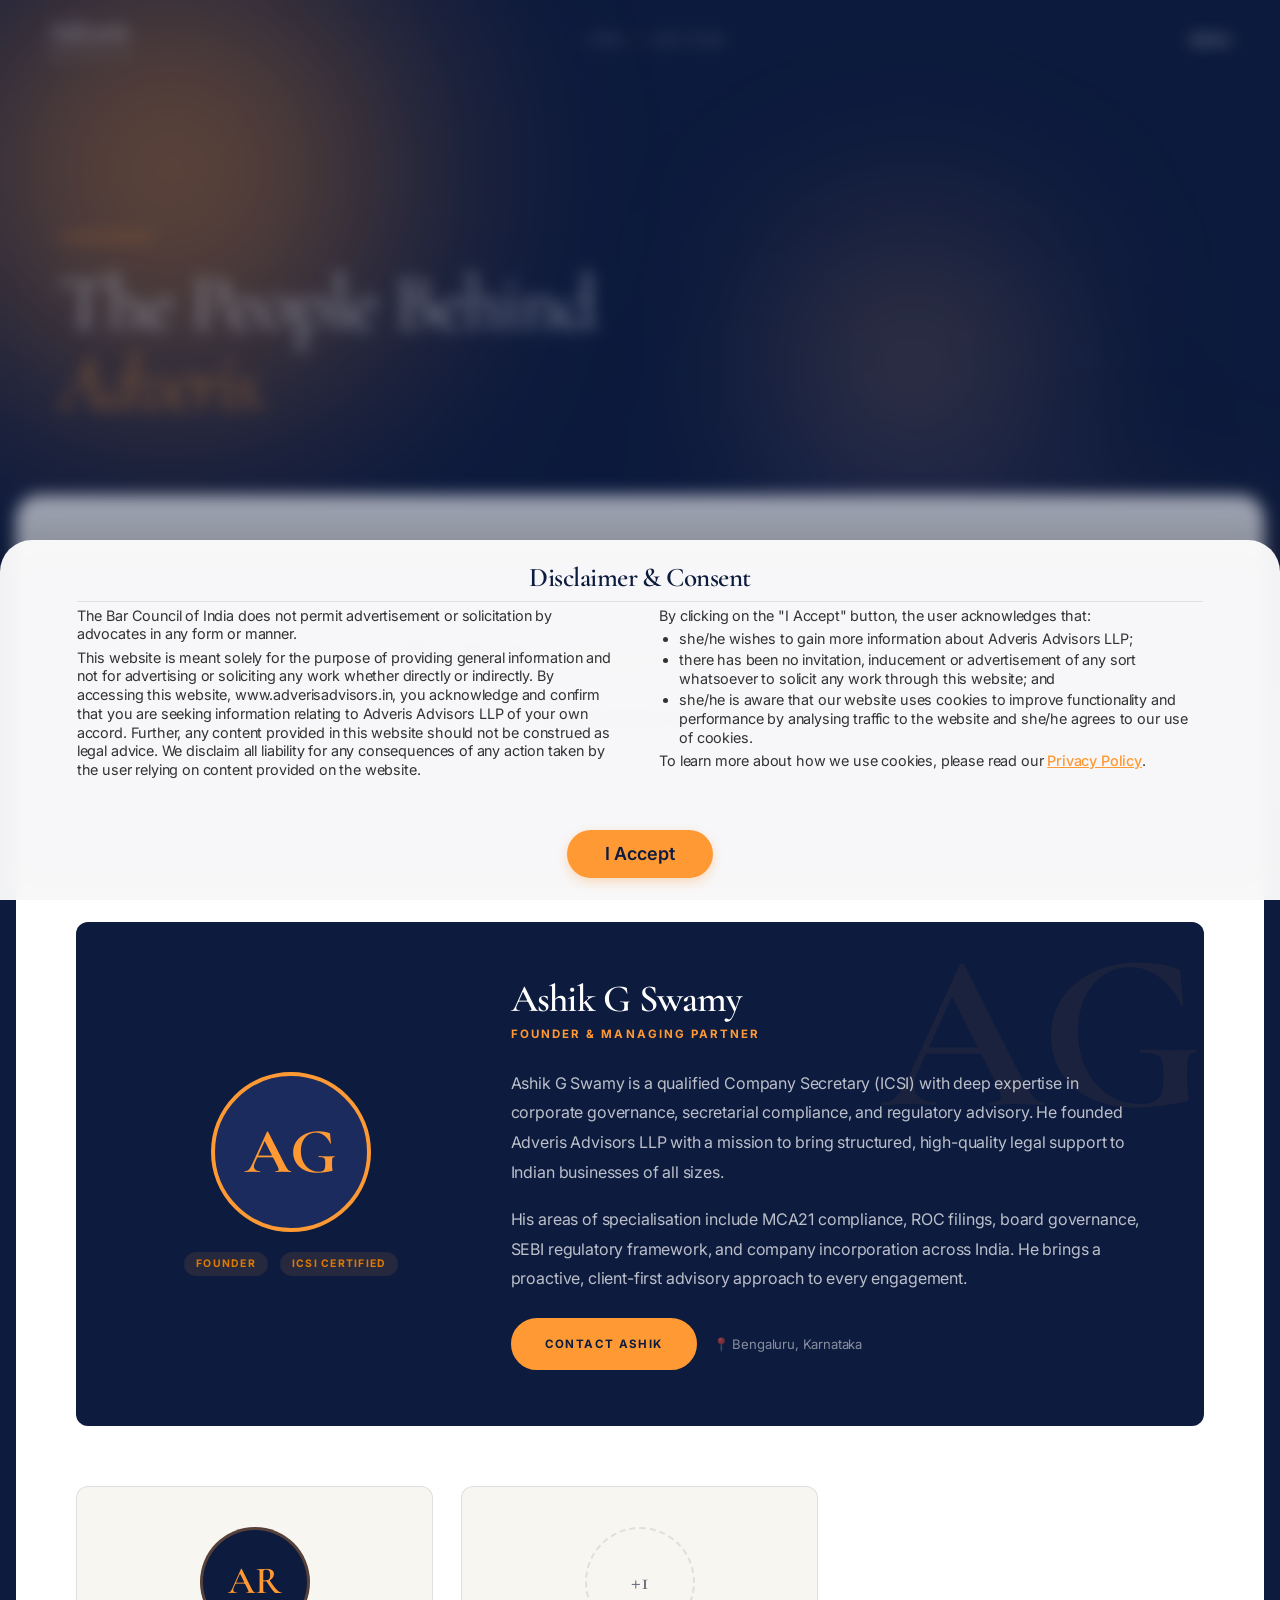
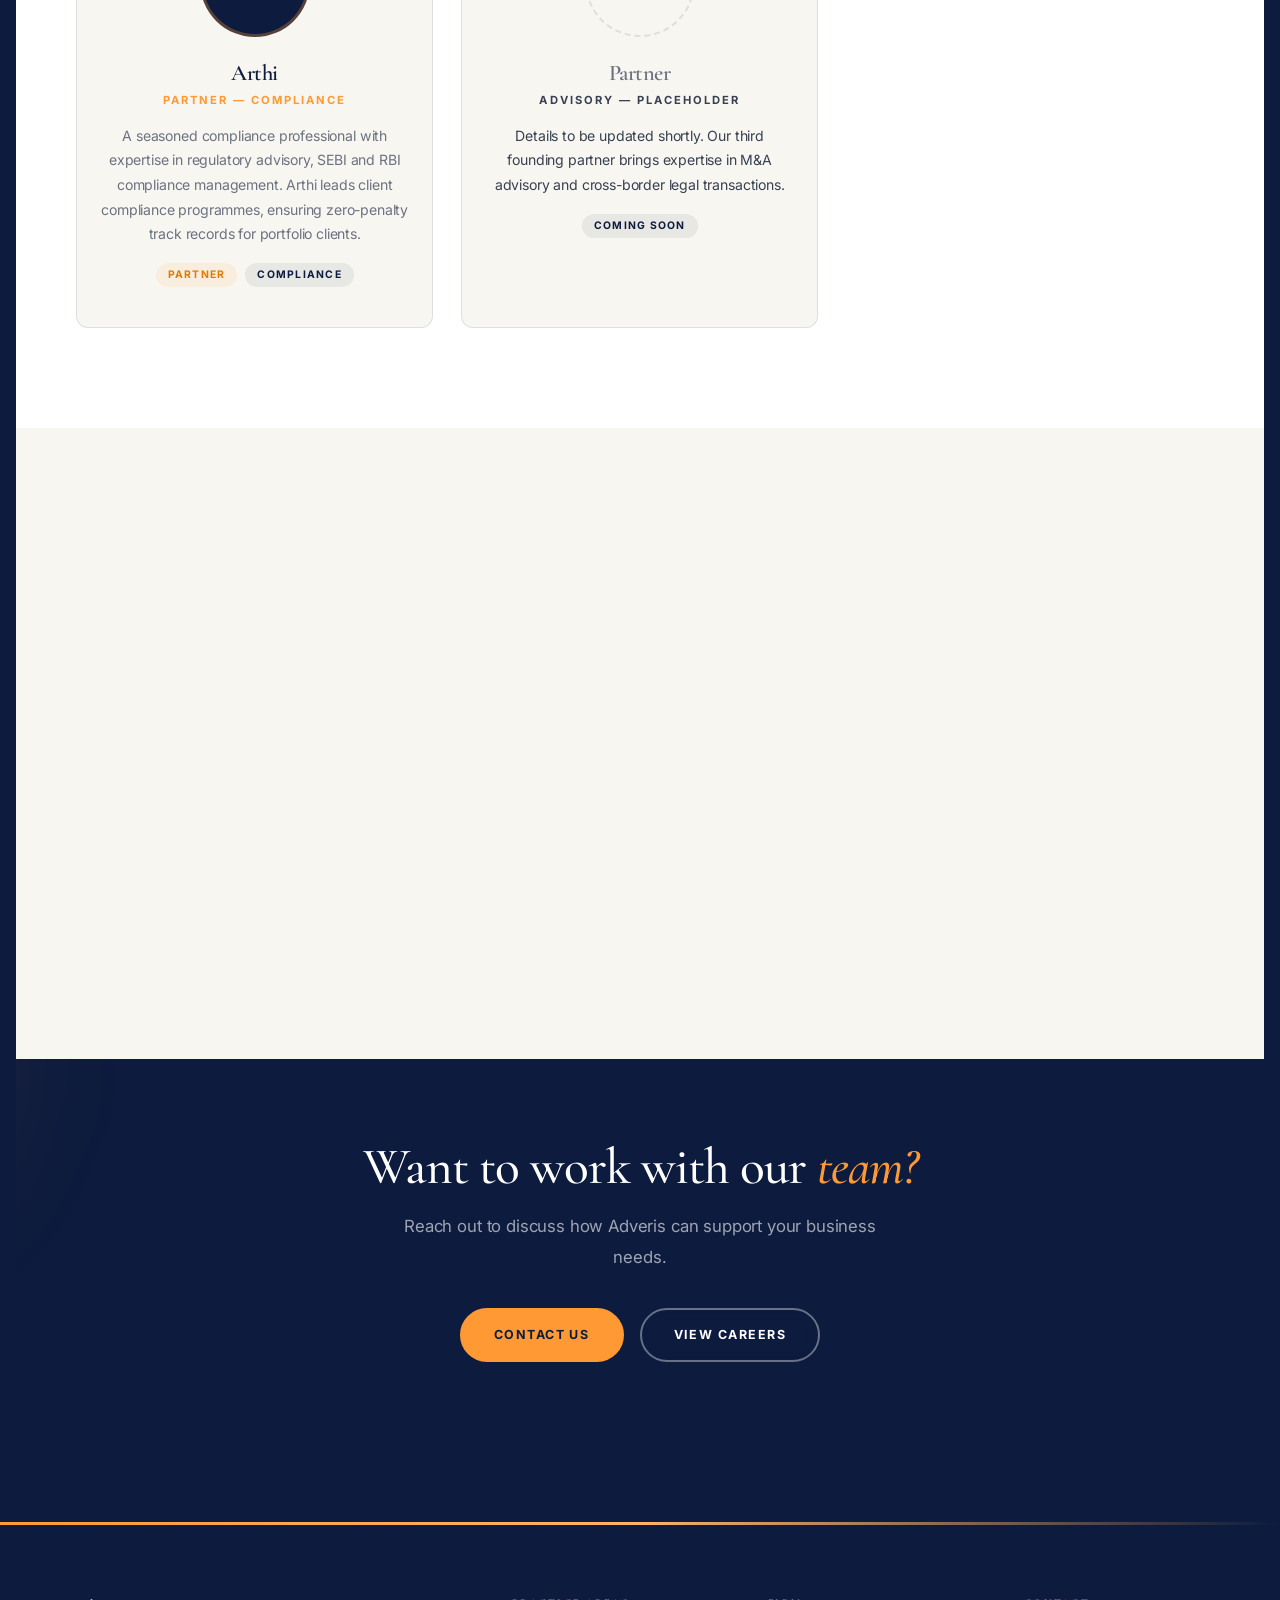
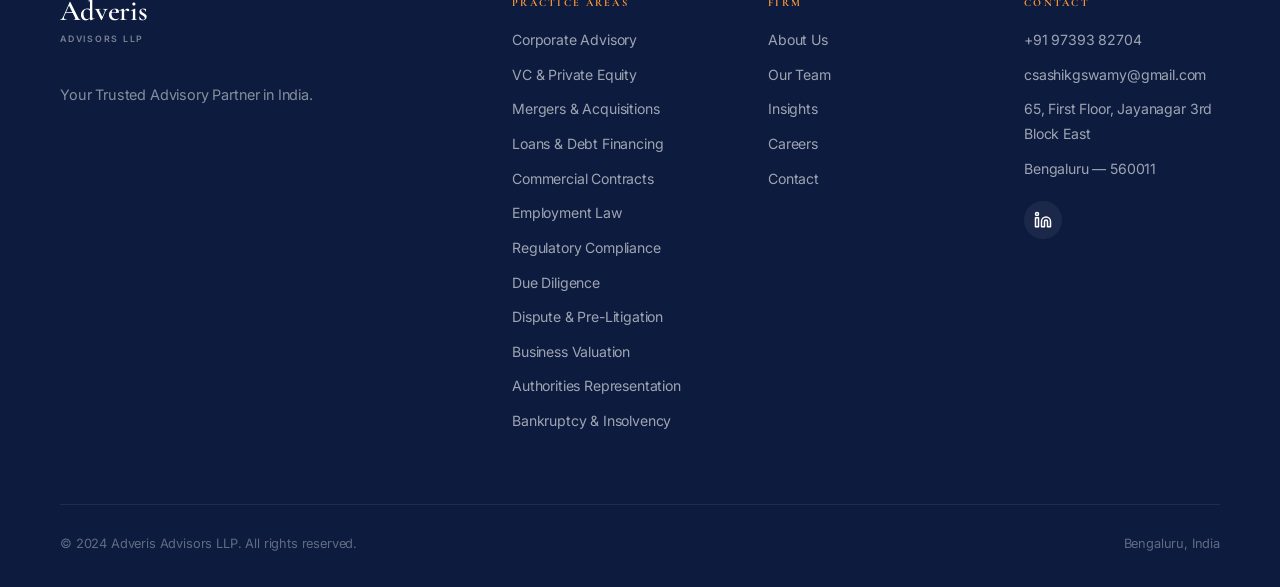
<file: team.html>
<!DOCTYPE html>
<html lang="en">

<head>
  <meta charset="UTF-8" />
  <link rel="preconnect" href="https://fonts.googleapis.com" />
  <link rel="preconnect" href="https://fonts.gstatic.com" crossorigin />
  <link rel="stylesheet"
    href="https://fonts.googleapis.com/css2?family=Cormorant+Garamond:ital,wght@0,300;0,400;0,500;0,600;1,300;1,400;1,500&family=Inter:wght@300;400;500;600;700&display=swap" />
  <meta name="viewport" content="width=device-width, initial-scale=1.0" />
  <title>Our Team | Adveris Advisors LLP — Founders & Legal Experts India</title>
  <meta name="description"
    content="Meet the founding team at Adveris Advisors LLP — ICSI-certified Company Secretaries and legal experts serving businesses across India from Bengaluru." />
  <meta name="keywords"
    content="Adveris team, Ashik G Swamy company secretary, legal team India, CS firm founders, Bengaluru legal professionals" />
  <link rel="canonical" href="https://www.adverisadvisors.in/team.html" />
  <link rel="stylesheet" href="css/style.css" />
  <link rel="stylesheet" href="css/animations.css" />
  <link rel="stylesheet" href="css/consent.css" />
</head>

<body data-page="Our Team">

  <div class="page-transition-overlay" id="pageTransition"></div>
  <div class="scroll-progress" id="scrollProg"></div>
  <button class="back-to-top" id="backToTop" aria-label="Back to top">↑</button>
  <div class="page-bg" aria-hidden="true">
    <div class="blob blob-1"></div>
    <div class="blob blob-2"></div>
    <div class="blob blob-3"></div>
    <div class="blob blob-4"></div>
  </div>

  <nav class="nav" id="mainNav">
    <div class="nav__inner">
      <a href="index.html" class="nav__logo"><span class="logo-name">Adveris</span><span class="logo-tagline">Advisors
          LLP</span></a>
      <div class="nav__crumb"><span>Firm</span><span class="sep">—</span><span id="navPage">Our Team</span></div>
      <button class="nav__menu-btn" id="menuBtn" aria-label="Open menu" aria-expanded="false">
        <div class="hamburger"><span></span><span></span><span></span></div><span>Menu</span>
      </button>
    </div>
  </nav>
  <!-- MENU OVERLAY — NKF-style grid / mobile accordion -->
  <div class="menu-overlay" id="menuOverlay" role="dialog" aria-modal="true" aria-label="Navigation menu">
    <div class="menu-overlay__top">
      <a href="index.html" class="menu-logo nav__logo">
        <span class="logo-name">Adveris</span>
        <span class="logo-tagline">Advisors LLP</span>
      </a>
      <button class="menu-close" id="menuClose" aria-label="Close menu">
        <span>Close</span>
        <div class="menu-close-circle" aria-hidden="true">&times;</div>
      </button>
    </div>
    <div class="menu-body">
      <!-- Col 1: Navigate -->
      <div class="menu-col" id="mcol-1">
        <div class="menu-col-title" role="button" tabindex="0" aria-expanded="true" aria-controls="mcol-1-content">
          Navigate</div>
        <div class="menu-col-content" id="mcol-1-content">
          <a href="index.html" class="menu-primary-link">Home</a>
          <a href="about.html" class="menu-primary-link">About Us</a>
          <a href="team.html" class="menu-primary-link">Our Team</a>
          <a href="contact.html" class="menu-primary-link">Contact</a>
        </div>
      </div>
      <!-- Col 2: Practice Areas -->
      <div class="menu-col" id="mcol-2">
        <div class="menu-col-title" role="button" tabindex="0" aria-expanded="false" aria-controls="mcol-2-content">
          Practice Areas</div>
        <div class="menu-col-content" id="mcol-2-content">
          <a href="services.html" class="menu-primary-link"><em>Services</em></a>
          <div class="menu-sub-group">
            <div class="menu-sub-label">What We Do</div>
            <a href="services.html#01" class="menu-sub-link">Corporate Advisory</a>
            <a href="services.html#02" class="menu-sub-link">VC &amp; Private Equity</a>
            <a href="services.html#03" class="menu-sub-link">Mergers &amp; Acquisitions</a>
            <a href="services.html#04" class="menu-sub-link">Loans &amp; Debt Financing</a>
            <a href="services.html#05" class="menu-sub-link">Commercial Contracts</a>
            <a href="services.html#06" class="menu-sub-link">Employment Law</a>
            <a href="services.html#07" class="menu-sub-link">Regulatory Compliance</a>
            <a href="services.html#08" class="menu-sub-link">Due Diligence</a>
            <a href="services.html#09" class="menu-sub-link">Dispute &amp; Pre-Litigation</a>
            <a href="services.html#10" class="menu-sub-link">Business Valuation</a>
            <a href="services.html#11" class="menu-sub-link">Authorities Representation</a>
            <a href="services.html#12" class="menu-sub-link">Bankruptcy &amp; Insolvency</a>
          </div>
        </div>
      </div>
      <!-- Col 3: Explore -->
      <div class="menu-col" id="mcol-3">
        <div class="menu-col-title" role="button" tabindex="0" aria-expanded="false" aria-controls="mcol-3-content">
          Explore</div>
        <div class="menu-col-content" id="mcol-3-content">
          <a href="insights.html" class="menu-primary-link">Insights</a>
          <a href="careers.html" class="menu-primary-link">Careers</a>
          <div class="menu-sub-group">
            <div class="menu-sub-label">Contact</div>
            <a href="tel:+919739382704" class="menu-sub-link">+91 97393 82704</a>
            <a href="mailto:csashikgswamy@gmail.com" class="menu-sub-link">csashikgswamy@gmail.com</a>
            <a href="contact.html" class="menu-sub-link">Bengaluru, Karnataka</a>
          </div>
        </div>
      </div>
    </div>
    <!-- Bottom bar -->
    <div class="menu-bottom">
      <div class="menu-bottom-left">
        <a href="about.html" class="menu-bottom-link">About the Firm</a>
        <a href="contact.html" class="menu-bottom-link">Get in Touch</a>
        <a href="careers.html" class="menu-bottom-link">Careers</a>
      </div>
      <div class="menu-bottom-right">
        <span style="font-size:0.7rem;color:rgba(255,255,255,0.3);letter-spacing:0.1em;">Bengaluru · Pan India · Since
          2024</span>
      </div>
    </div>
  </div>




  <section class="page-hero">
    <div class="page-hero__inner">
      <p class="page-hero__label">Leadership</p>
      <h1 class="page-hero__title">The People Behind <em>Adveris.</em></h1>
    </div>
  </section>

  <main class="page-z">
    <!-- FOUNDERS -->
    <div class="card-wrap" style="border-radius:var(--radius) var(--radius) 0 0;">
      <section class="section">
        <div class="container">
          <div class="text-center" style="max-width:600px;margin:0 auto 64px;">
            <p class="sec-label" style="justify-content:center;">Our Founders</p>
            <h2 class="sec-title">Built by <em>Practitioners,</em> for Businesses</h2>
            <div class="sec-divider sec-divider-center"></div>
            <p class="sec-body" style="margin:0 auto;">Each founder brings unique expertise, united by one conviction:
              that quality legal and compliance advisory should be accessible to every Indian business.</p>
          </div>

          <!-- Founder 1 — Featured Layout -->
          <div class="reveal"
            style="display:grid;grid-template-columns:1fr 2fr;gap:60px;align-items:center;margin-bottom:60px;background:var(--navy);border-radius:var(--radius-sm);padding:56px 56px;position:relative;overflow:hidden;">
            <div
              style="position:absolute;right:0;top:0;font-family:var(--font-serif);font-size:14rem;font-weight:700;color:rgba(255,153,51,0.06);line-height:1;pointer-events:none;user-select:none;">
              AG</div>
            <div style="text-align:center;position:relative;z-index:1;">
              <div
                style="width:160px;height:160px;border-radius:50%;background:var(--navy-light);border:4px solid var(--saffron);display:flex;align-items:center;justify-content:center;font-family:var(--font-serif);font-size:4rem;font-weight:700;color:var(--saffron);margin:0 auto 20px;">
                AG</div>
              <div style="display:flex;justify-content:center;gap:12px;flex-wrap:wrap;">
                <span class="role-tag tag-type">Founder</span>
                <span class="role-tag tag-type">ICSI Certified</span>
              </div>
            </div>
            <div style="position:relative;z-index:1;">
              <h2 style="font-family:var(--font-serif);font-size:2.4rem;font-weight:600;color:white;margin-bottom:4px;">
                Ashik G Swamy</h2>
              <p
                style="font-size:0.72rem;font-weight:700;letter-spacing:0.18em;text-transform:uppercase;color:var(--saffron);margin-bottom:24px;">
                Founder & Managing Partner</p>
              <p style="font-size:1rem;line-height:1.85;color:rgba(255,255,255,0.72);margin-bottom:18px;">Ashik G Swamy
                is a qualified Company Secretary (ICSI) with deep expertise in corporate governance, secretarial
                compliance, and regulatory advisory. He founded Adveris Advisors LLP with a mission to bring structured,
                high-quality legal support to Indian businesses of all sizes.</p>
              <p style="font-size:1rem;line-height:1.85;color:rgba(255,255,255,0.72);margin-bottom:24px;">His areas of
                specialisation include MCA21 compliance, ROC filings, board governance, SEBI regulatory framework, and
                company incorporation across India. He brings a proactive, client-first advisory approach to every
                engagement.</p>
              <div style="display:flex;gap:16px;flex-wrap:wrap;">
                <a href="mailto:csashikgswamy@gmail.com" class="btn btn-primary" style="font-size:0.72rem;">Contact
                  Ashik</a>
                <span style="display:flex;align-items:center;gap:8px;font-size:0.82rem;color:rgba(255,255,255,0.5);">📍
                  Bengaluru, Karnataka</span>
              </div>
            </div>
          </div>

          <!-- Founders 2 & 3 -->
          <div class="team-grid stagger">
            <div class="team-card reveal">
              <div class="team-avatar">AR</div>
              <h3>Arthi</h3>
              <p class="team-role">Partner — Compliance</p>
              <p class="team-bio">A seasoned compliance professional with expertise in regulatory advisory, SEBI and RBI
                compliance management. Arthi leads client compliance programmes, ensuring zero-penalty track records for
                portfolio clients.</p>
              <div class="role-tags" style="justify-content:center;margin-top:16px;">
                <span class="role-tag tag-type">Partner</span>
                <span class="role-tag tag-exp">Compliance</span>
              </div>
            </div>
            <div class="team-card reveal" style="grid-column:2;display:flex;flex-direction:column;align-items:center;">
              <div class="team-avatar"
                style="background:var(--off-white);color:var(--text-grey);border:2px dashed var(--border);font-size:1.5rem;">
                +1</div>
              <h3 style="color:var(--text-grey);">Partner</h3>
              <p class="team-role" style="color:var(--text-light);">Advisory — Placeholder</p>
              <p class="team-bio" style="color:var(--text-light);">Details to be updated shortly. Our third founding
                partner brings expertise in M&A advisory and cross-border legal transactions.</p>
              <div class="role-tags" style="justify-content:center;margin-top:16px;">
                <span class="role-tag tag-exp">Coming Soon</span>
              </div>
            </div>
          </div>
        </div>
      </section>
    </div>

    <!-- CULTURE -->
    <div class="card-wrap bg-off">
      <section class="section">
        <div class="container">
          <div class="grid-2" style="gap:80px;align-items:center;">
            <div class="reveal-left">
              <p class="sec-label">Our Culture</p>
              <h2 class="sec-title">A Team That <em>Delivers</em></h2>
              <div class="sec-divider"></div>
              <p style="font-size:1.05rem;line-height:1.85;color:var(--text-grey);margin-bottom:18px;">At Adveris, we
                believe that great advisory comes from a culture of continuous learning, honest communication, and
                genuine care for every client outcome.</p>
              <p style="font-size:1rem;line-height:1.85;color:var(--text-grey);margin-bottom:32px;">We work as a
                close-knit team where every member — from senior partners to junior associates — is invested in the
                quality of work delivered. Each client relationship is a shared responsibility.</p>
              <a href="careers.html" class="btn btn-navy">Join Our Team</a>
            </div>
            <div class="reveal-right" style="display:grid;grid-template-columns:1fr 1fr;gap:16px;">
              <div style="background:var(--navy);border-radius:var(--radius-sm);padding:32px 24px;text-align:center;">
                <div style="font-family:var(--font-serif);font-size:3rem;font-weight:700;color:var(--saffron);">CS</div>
                <div
                  style="font-size:0.72rem;font-weight:700;letter-spacing:0.14em;text-transform:uppercase;color:rgba(255,255,255,0.5);margin-top:8px;">
                  ICSI Certified</div>
              </div>
              <div
                style="background:var(--saffron);border-radius:var(--radius-sm);padding:32px 24px;text-align:center;">
                <div style="font-family:var(--font-serif);font-size:3rem;font-weight:700;color:var(--navy);">15+</div>
                <div
                  style="font-size:0.72rem;font-weight:700;letter-spacing:0.14em;text-transform:uppercase;color:var(--navy);opacity:0.7;margin-top:8px;">
                  Yrs Experience</div>
              </div>
              <div
                style="background:var(--saffron);border-radius:var(--radius-sm);padding:32px 24px;text-align:center;">
                <div style="font-family:var(--font-serif);font-size:3rem;font-weight:700;color:var(--navy);">Pan</div>
                <div
                  style="font-size:0.72rem;font-weight:700;letter-spacing:0.14em;text-transform:uppercase;color:var(--navy);opacity:0.7;margin-top:8px;">
                  India Reach</div>
              </div>
              <div style="background:var(--navy);border-radius:var(--radius-sm);padding:32px 24px;text-align:center;">
                <div style="font-family:var(--font-serif);font-size:3rem;font-weight:700;color:var(--saffron);">165+
                </div>
                <div
                  style="font-size:0.72rem;font-weight:700;letter-spacing:0.14em;text-transform:uppercase;color:rgba(255,255,255,0.5);margin-top:8px;">
                  Clients Served</div>
              </div>
            </div>
          </div>
        </div>
      </section>
    </div>

    <div class="card-wrap">
      <div class="cta-band">
        <h2>Want to work with our <em style="color:var(--saffron);">team?</em></h2>
        <p>Reach out to discuss how Adveris can support your business needs.</p>
        <div style="display:flex;gap:16px;justify-content:center;flex-wrap:wrap;">
          <a href="contact.html" class="btn btn-primary">Contact Us</a>
          <a href="careers.html" class="btn btn-outline">View Careers</a>
        </div>
      </div>
    </div>
  </main>

  <footer>
    <div class="footer-saffron-bar"></div>
    <div class="container" style="padding-top:72px;">
      <div class="footer-grid">
        <div class="footer-brand">
          <div class="nav__logo" style="margin-bottom:16px;"><span class="logo-name"
              style="font-family:var(--font-serif);font-size:1.8rem;color:white;">Adveris</span><span
              class="logo-tagline" style="color:rgba(255,255,255,0.45);">Advisors LLP</span></div>
          <p>Your Trusted Advisory Partner in India.</p>
        </div>
        <div class="footer-col">
          <h4>Practice Areas</h4>
          <a href="services.html#01">Corporate Advisory</a>
          <a href="services.html#02">VC &amp; Private Equity</a>
          <a href="services.html#03">Mergers &amp; Acquisitions</a>
          <a href="services.html#04">Loans &amp; Debt Financing</a>
          <a href="services.html#05">Commercial Contracts</a>
          <a href="services.html#06">Employment Law</a>
          <a href="services.html#07">Regulatory Compliance</a>
          <a href="services.html#08">Due Diligence</a>
          <a href="services.html#09">Dispute &amp; Pre-Litigation</a>
          <a href="services.html#10">Business Valuation</a>
          <a href="services.html#11">Authorities Representation</a>
          <a href="services.html#12">Bankruptcy &amp; Insolvency</a>
        </div>
        <div class="footer-col">
          <h4>Firm</h4><a href="about.html">About Us</a><a href="team.html">Our Team</a><a
            href="insights.html">Insights</a><a href="careers.html">Careers</a><a href="contact.html">Contact</a>
        </div>
        <div class="footer-col">
          <h4>Contact</h4><a href="tel:+919739382704">+91 97393 82704</a><a
            href="mailto:csashikgswamy@gmail.com">csashikgswamy@gmail.com</a><a href="https://www.google.com/maps/search/?api=1&query=65,+First+Floor,+8th+B+Main+Road,+27th+Cross+Rd,+Jayanagar+3rd+Block+East,+Jayanagar,+Bengaluru,+Karnataka+560011" target="_blank" rel="noopener">65, First Floor, Jayanagar 3rd Block East</a><a href="https://www.google.com/maps/search/?api=1&query=65,+First+Floor,+8th+B+Main+Road,+27th+Cross+Rd,+Jayanagar+3rd+Block+East,+Jayanagar,+Bengaluru,+Karnataka+560011" target="_blank" rel="noopener">Bengaluru — 560011</a>
        <div class="footer-socials">
            <a href="https://linkedin.com/company/placeholder" target="_blank" rel="noopener" aria-label="LinkedIn">
              <svg viewBox="0 0 24 24" width="18" height="18" stroke="currentColor" stroke-width="2" fill="none" stroke-linecap="round" stroke-linejoin="round">
                <path d="M16 8a6 6 0 0 1 6 6v7h-4v-7a2 2 0 0 0-2-2 2 2 0 0 0-2 2v7h-4v-7a6 6 0 0 1 6-6z"></path>
                <rect x="2" y="9" width="4" height="12"></rect>
                <circle cx="4" cy="4" r="2"></circle>
              </svg>
            </a>
          </div>
        </div>
      </div>
      <div class="footer-bottom"><span>© 2024 Adveris Advisors LLP. All rights reserved.</span><span>Bengaluru,
          India</span></div>
    </div>
  </footer>
  <script src="js/consent.js"></script>
  <script src="js/lenis.min.js"></script>
  <script src="js/main.js"></script>
</body>

</html>
</file>
<file: css/style.css>
/* Fonts loaded via <link> in HTML for performance */


/* ============================================================
   CSS VARIABLES
   ============================================================ */
:root {
  --saffron: #FF9933;
  --gold: #C9A84C;
  --gold-light: #DFC070;
  --saffron-hover: #E07B00;
  --saffron-light: #FFB366;
  --saffron-pale: rgba(255,153,51,0.1);
  --saffron-border: rgba(255,153,51,0.3);
  --navy: #0D1B3E;
  --navy-light: #1B2B5E;
  --white: #FFFFFF;
  --off-white: #F8F6F1;
  --text-dark: #0D1B3E;
  --text-body: #374151;
  --text-grey: #6B7280;
  --border: rgba(13,27,62,0.1);
  --shadow-sm: 0 4px 16px rgba(13,27,62,0.08);
  --shadow-md: 0 8px 40px rgba(13,27,62,0.12);
  --shadow-lg: 0 20px 64px rgba(13,27,62,0.18);
  --font-serif: 'Cormorant Garamond', Georgia, serif;
  --font-sans: 'Inter', -apple-system, sans-serif;
  --nav-h: 80px;
  /* NKF-inspired easing: ease-in-out for micro-interactions, expo-out for entrances */
  --ease: cubic-bezier(0.25, 0.46, 0.45, 0.94);       /* ease-in-out-quad: smooth, balanced */
  --ease-out: cubic-bezier(0.16, 1, 0.3, 1);           /* expo-out: snappy start, soft land */
  --ease-in-out: cubic-bezier(0.37, 0, 0.63, 1);       /* sine in-out: NKF-style consistency */
  --t: 0.35s cubic-bezier(0.37, 0, 0.63, 1);           /* standard micro — links, buttons */
  --t-slow: 0.65s cubic-bezier(0.25, 0.46, 0.45, 0.94); /* larger elements — cards, nav */
  --t-xslow: 1.0s cubic-bezier(0.16, 1, 0.3, 1);       /* entrances — hero, overlays */
  --radius: 24px;
  --radius-sm: 12px;
  --radius-pill: 9999px;
}

/* ============================================================
   RESET & BASE
   ============================================================ */
*, *::before, *::after { box-sizing: border-box; margin: 0; padding: 0; }
html { font-size: 16px; -webkit-font-smoothing: antialiased; -moz-osx-font-smoothing: grayscale; }
body {
  font-family: var(--font-sans); font-size: 1rem;
  line-height: 1.75; letter-spacing: -0.01em;
  color: var(--text-body); background: var(--navy); overflow-x: hidden;
  font-weight: 400;
}
img, svg { max-width: 100%; display: block; }
a { color: inherit; text-decoration: none; }
ul { list-style: none; }
button { font-family: var(--font-sans); font-size: inherit; border: none; background: none; cursor: pointer; }
input, textarea, select { font-family: var(--font-sans); }
/* Refined heading base */
h1, h2, h3, h4, h5, h6 {
  font-family: var(--font-serif);
  letter-spacing: -0.02em; line-height: 1.1; font-weight: 400;
}
p { line-height: 1.8; }


/* ============================================================
   PAGE BACKGROUND — Saffron + Navy Blob Effect
   ============================================================ */
.page-bg {
  position: fixed; top: 0; left: 0; width: 100%; height: 100%;
  z-index: 0; overflow: hidden; background: var(--navy);
}
.blob {
  position: absolute; border-radius: 50%; filter: blur(90px); will-change: transform;
}
.blob-1 {
  width: 700px; height: 700px; top: -180px; left: -180px;
  background: radial-gradient(circle, rgba(255,153,51,0.75) 0%, transparent 70%);
  animation: blobFloat 22s ease-in-out infinite;
}
.blob-2 {
  width: 500px; height: 500px; bottom: -100px; right: -100px;
  background: radial-gradient(circle, rgba(255,153,51,0.45) 0%, transparent 70%);
  animation: blobFloat 30s ease-in-out infinite reverse;
}
.blob-3 {
  width: 400px; height: 400px; top: 40%; left: 55%;
  background: radial-gradient(circle, rgba(27,43,94,0.95) 0%, transparent 70%);
  animation: blobFloat 38s ease-in-out infinite 6s;
}
.blob-4 {
  width: 350px; height: 350px; top: 20%; right: 15%;
  background: radial-gradient(circle, rgba(255,179,102,0.5) 0%, transparent 70%);
  animation: blobFloat 26s ease-in-out infinite 3s;
}
@keyframes blobFloat {
  0%,100% { transform: translate(0,0) scale(1); }
  30% { transform: translate(30px,-40px) scale(1.05); }
  60% { transform: translate(-25px,25px) scale(0.95); }
  80% { transform: translate(35px,15px) scale(1.02); }
}

/* ============================================================
   NAVIGATION
   ============================================================ */
.nav {
  position: fixed; top: 0; left: 0; width: 100%; height: var(--nav-h);
  z-index: 1000; padding: 0 48px; transition: var(--t-slow);
}
.nav--scrolled {
  background: rgba(255,255,255,0.95);
  backdrop-filter: blur(20px);
  border-bottom: 1px solid var(--border);
  box-shadow: var(--shadow-sm);
}
.nav__inner {
  max-width: 1400px; margin: 0 auto; height: 100%;
  display: flex; align-items: center; justify-content: space-between;
}
.nav__logo { display: flex; flex-direction: column; gap: 1px; }
.logo-name {
  font-family: var(--font-serif); font-size: 1.7rem; font-weight: 600;
  color: white; line-height: 1; transition: var(--t);
}
.logo-tagline {
  font-size: 0.55rem; font-weight: 600; letter-spacing: 0.2em;
  text-transform: uppercase; color: rgba(255,255,255,0.55); transition: var(--t);
}
.nav--scrolled .logo-name { color: var(--navy); }
.nav--scrolled .logo-tagline { color: var(--text-grey); }

.nav__crumb {
  font-size: 0.72rem; font-weight: 500; letter-spacing: 0.12em;
  text-transform: uppercase; color: rgba(255,255,255,0.5); transition: var(--t);
  display: flex; align-items: center; gap: 8px;
}
.nav--scrolled .nav__crumb { color: var(--text-grey); }
.nav__crumb .sep { color: var(--saffron); }

.nav__menu-btn {
  display: flex; align-items: center; gap: 10px; padding: 0;
  color: white; font-size: 0.68rem; font-weight: 700;
  letter-spacing: 0.18em; text-transform: uppercase; transition: var(--t);
  background: none; border: none; cursor: pointer;
}
.nav--scrolled .nav__menu-btn { color: var(--navy); }
.nav__menu-btn:hover { opacity: 0.8; }

/* Circular + button — saffron on dark hero, outlined navy on white nav */
.menu-circle {
  width: 38px; height: 38px; border-radius: 50%;
  background: var(--saffron); color: var(--navy);
  display: flex; align-items: center; justify-content: center;
  font-size: 1.25rem; font-weight: 300; line-height: 1;
  transition: var(--t); flex-shrink: 0;
  border: 2px solid var(--saffron);
}
.nav__menu-btn:hover .menu-circle {
  transform: rotate(90deg);
  background: var(--saffron-hover); border-color: var(--saffron-hover);
}
/* When scrolled — switch to outlined navy circle */
.nav--scrolled .nav__menu-btn .menu-circle {
  background: transparent;
  border-color: var(--navy);
  color: var(--navy);
}
.nav--scrolled .nav__menu-btn:hover .menu-circle {
  background: var(--navy);
  border-color: var(--navy);
  color: white;
  transform: rotate(90deg);
}
/* When menu open — rotate + to × */
.menu-open-state .menu-circle { transform: rotate(45deg); }

/* ============================================================
   FULLSCREEN MENU OVERLAY — NKF-style grid layout
   ============================================================ */
.menu-overlay {
  position: fixed; inset: 0; z-index: 2000;
  background: #0B1730;
  display: grid;
  grid-template-rows: auto 1fr auto;
  padding: 0;
  opacity: 0; visibility: hidden; overflow-y: auto;
  transition: opacity 0.4s var(--ease), visibility 0.4s var(--ease);
  isolation: isolate;
}
.menu-overlay.open { opacity: 1; visibility: visible; }

/* Top bar inside overlay */
.menu-overlay__top {
  display: flex; justify-content: space-between; align-items: center;
  padding: 0 56px; height: 80px;
  border-bottom: 1px solid rgba(255,255,255,0.08);
  flex-shrink: 0;
}
.menu-logo .logo-name { color: white; font-size: 1.5rem; }
.menu-logo .logo-tagline { color: rgba(255,255,255,0.4); }

/* Close button — circular × like NKF */
.menu-close {
  display: flex; align-items: center; gap: 10px;
  color: rgba(255,255,255,0.7); font-size: 0.68rem; font-weight: 700;
  letter-spacing: 0.18em; text-transform: uppercase;
  transition: var(--t); background: none; border: none; cursor: pointer;
}
.menu-close:hover { color: white; }
.menu-close-circle {
  width: 40px; height: 40px; border-radius: 50%;
  border: 1.5px solid rgba(255,255,255,0.3);
  display: flex; align-items: center; justify-content: center;
  font-size: 1.1rem; font-weight: 300; color: white;
  transition: var(--t);
}
.menu-close:hover .menu-close-circle {
  border-color: var(--saffron); color: var(--saffron); transform: rotate(90deg);
}

/* ── Main grid body of the menu ── */
.menu-body {
  display: grid;
  grid-template-columns: repeat(3, 1fr);
  gap: 0;
  padding: 56px 56px 40px;
  align-content: start;
}

/* Each column */
.menu-col {
  padding-right: 48px;
  border-right: 1px solid rgba(255,255,255,0.07);
  opacity: 0; transform: translateY(20px);
  transition: opacity 0.45s var(--ease), transform 0.45s var(--ease);
}
.menu-col:last-child { border-right: none; padding-right: 0; }
.menu-col:not(:first-child) { padding-left: 48px; }
.menu-overlay.open .menu-col { opacity: 1; transform: translateY(0); }
.menu-overlay.open .menu-col:nth-child(1) { transition-delay: 0.08s; }
.menu-overlay.open .menu-col:nth-child(2) { transition-delay: 0.14s; }
.menu-overlay.open .menu-col:nth-child(3) { transition-delay: 0.20s; }

/* Column heading */
.menu-col-title {
  font-size: 0.6rem; font-weight: 700; letter-spacing: 0.25em;
  text-transform: uppercase; color: var(--saffron);
  margin-bottom: 20px; padding-bottom: 12px;
  border-bottom: 1px solid rgba(255,153,51,0.2);
  display: flex; align-items: center; gap: 8px;
}
.menu-col-title::before { content: ''; width: 16px; height: 1.5px; background: var(--saffron); }

/* Primary links inside menu */
.menu-primary-link {
  display: block;
  font-family: var(--font-serif);
  font-size: 1.75rem;
  font-weight: 400;
  color: rgba(255,255,255,0.9);
  line-height: 1.2;
  padding: 10px 0;
  border-bottom: 1px solid rgba(255,255,255,0.06);
  transition: var(--t);
  letter-spacing: -0.01em;
}
.menu-primary-link:last-child { border-bottom: none; }
.menu-primary-link:hover { color: var(--saffron); padding-left: 8px; }
.menu-primary-link em { font-style: italic; }

/* Secondary sub-links */
.menu-sub-group { margin-top: 24px; }
.menu-sub-label {
  font-size: 0.58rem; font-weight: 700; letter-spacing: 0.22em;
  text-transform: uppercase; color: rgba(255,255,255,0.3);
  margin-bottom: 10px;
}
.menu-sub-link {
  display: block;
  font-family: var(--font-sans);
  font-size: 0.82rem;
  font-weight: 400;
  color: rgba(255,255,255,0.55);
  padding: 6px 0;
  transition: var(--t);
  border-bottom: 1px solid rgba(255,255,255,0.04);
}
.menu-sub-link:hover { color: var(--saffron); padding-left: 6px; }

/* Bottom bar of menu */
.menu-bottom {
  display: flex; justify-content: space-between; align-items: center;
  padding: 20px 56px;
  border-top: 1px solid rgba(255,255,255,0.08);
  opacity: 0; transform: translateY(10px);
  transition: opacity 0.4s var(--ease) 0.35s, transform 0.4s var(--ease) 0.35s;
}
.menu-overlay.open .menu-bottom { opacity: 1; transform: translateY(0); }
.menu-bottom-left {
  display: flex; gap: 32px; align-items: center;
}
.menu-bottom-link {
  font-size: 0.72rem; font-weight: 500; letter-spacing: 0.08em;
  color: rgba(255,255,255,0.45); transition: var(--t);
}
.menu-bottom-link:hover { color: var(--saffron); }
.menu-bottom-right {
  display: flex; gap: 8px; align-items: center;
}
.mf-label {
  font-size: 0.62rem; font-weight: 700; letter-spacing: 0.22em;
  text-transform: uppercase; color: rgba(255,255,255,0.35); margin-bottom: 4px;
}
.mf-value { font-size: 0.82rem; color: rgba(255,255,255,0.8); }
.mf-value a { color: var(--saffron); }

/* ============================================================
   SIDE DOTS — Adaptive (auto-switch between dark & light sections)
   ============================================================ */
.side-dots {
  position: fixed; left: 28px; top: 50%; transform: translateY(-50%);
  z-index: 500; display: flex; flex-direction: column;
  align-items: flex-start; gap: 0;
}
/* Vertical connector line */
.side-dots::before {
  content: ''; position: absolute; left: 3px; top: 16px;
  width: 1px; height: calc(100% - 32px);
  background: rgba(255,255,255,0.15); z-index: -1;
  transition: background 0.4s ease;
}
.side-dots.on-light::before { background: rgba(13,27,62,0.15); }

/* Each dot row = dot circle + label */
.s-dot {
  display: flex; align-items: center; gap: 14px;
  cursor: pointer; padding: 13px 0; position: relative;
}
/* The visual circle */
.s-dot::before {
  content: ''; flex-shrink: 0;
  width: 6px; height: 6px; border-radius: 50%;
  background: rgba(255,255,255,0.25);
  transition: background 0.5s ease, transform 0.4s ease;
  display: block;
}
.s-dot:hover::before { transform: scale(1.6); background: var(--gold-light); }
.s-dot.active::before {
  background: var(--gold);
  width: 8px; height: 8px;
  box-shadow: 0 0 7px rgba(201,168,76,0.65);
}

/* ON LIGHT — switch circle to navy */
.side-dots.on-light .s-dot::before { background: rgba(13,27,62,0.2); }
.side-dots.on-light .s-dot.active::before {
  background: var(--gold);
  box-shadow: 0 0 7px rgba(201,168,76,0.5);
}

/* Label — hidden by default, revealed when any dot hovered */
.s-dot-label {
  font-family: var(--font-sans);
  font-size: 0.58rem; font-weight: 600; letter-spacing: 0.16em;
  text-transform: uppercase;
  /* Warm off-white tinted with saffron — reads well on navy */
  color: rgba(248,240,220,0.65);
  white-space: nowrap; line-height: 1;
  opacity: 0; transform: translateX(-5px);
  transition: opacity 0.55s cubic-bezier(0.25,0,0.1,1), transform 0.55s cubic-bezier(0.25,0,0.1,1), color 0.4s ease;
  user-select: none; pointer-events: none;
}
/* Hover on container → all labels appear */
.side-dots:hover .s-dot-label {
  opacity: 1; transform: translateX(0);
}
/* Active section label always visible, gold */
.s-dot.active .s-dot-label {
  opacity: 1; transform: translateX(0);
  color: var(--gold);
}
/* Hovered dot's own label gets full brightness */
.s-dot:hover .s-dot-label {
  color: rgba(255,248,230,0.96);
}

/* ON LIGHT — muted navy labels, gold active */
.side-dots.on-light .s-dot-label { color: rgba(13,27,62,0.5); }
.side-dots.on-light .s-dot:hover .s-dot-label { color: rgba(13,27,62,0.88); }
.side-dots.on-light .s-dot.active .s-dot-label { color: var(--gold); }

/* ============================================================
   HERO SECTION
   ============================================================ */
.hero {
  min-height: 100vh; display: flex; align-items: center; position: relative;
  z-index: 1; padding: calc(var(--nav-h) + 60px) 60px 100px;
}
.hero__inner { max-width: 1280px; margin: 0 auto; width: 100%; }

.hero__badge {
  display: inline-flex; align-items: center; gap: 8px;
  padding: 6px 18px; border: 1px solid var(--saffron-border);
  border-radius: var(--radius-pill); font-size: 0.68rem; font-weight: 700;
  letter-spacing: 0.2em; text-transform: uppercase; color: var(--saffron);
  background: rgba(255,153,51,0.08); backdrop-filter: blur(8px);
  margin-bottom: 32px;
}
.hero__badge-dot {
  width: 6px; height: 6px; border-radius: 50%; background: var(--saffron);
  animation: pulseDot 2s ease-in-out infinite;
}
@keyframes pulseDot { 0%,100%{opacity:1;transform:scale(1)} 50%{opacity:0.4;transform:scale(0.7)} }

.hero__title {
  font-family: var(--font-serif); font-size: clamp(3.5rem, 8vw, 8rem);
  font-weight: 300; line-height: 1.0; color: white; margin-bottom: 28px; letter-spacing: -0.01em;
}
.hero__title em { font-style: italic; color: var(--saffron); }
.hero__title strong { font-weight: 700; display: block; }

.hero__sub {
  font-size: clamp(1rem, 2vw, 1.2rem); font-weight: 300;
  color: rgba(255,255,255,0.68); max-width: 560px; margin-bottom: 48px; line-height: 1.8;
}
.hero__actions { display: flex; gap: 16px; flex-wrap: wrap; }

.hero__scroll-hint {
  position: absolute; bottom: 40px; left: 50%; transform: translateX(-50%);
  display: flex; flex-direction: column; align-items: center; gap: 8px;
  color: rgba(255,255,255,0.4); font-size: 0.62rem; font-weight: 700;
  letter-spacing: 0.2em; text-transform: uppercase;
  animation: scrollHint 2.5s ease-in-out infinite;
}
.hero__scroll-hint::after {
  content: ''; width: 1px; height: 48px;
  background: linear-gradient(to bottom, rgba(255,255,255,0.4), transparent);
}
@keyframes scrollHint { 0%,100%{transform:translateX(-50%) translateY(0)} 50%{transform:translateX(-50%) translateY(10px)} }

/* ============================================================
   BUTTONS
   ============================================================ */
.btn {
  display: inline-flex; align-items: center; gap: 10px;
  padding: 14px 32px; border-radius: var(--radius-pill);
  font-size: 0.78rem; font-weight: 700; letter-spacing: 0.12em;
  text-transform: uppercase; transition: var(--t); cursor: pointer; border: 2px solid transparent;
}
.btn-primary {
  background: var(--saffron); color: var(--navy); border-color: var(--saffron);
}
.btn-primary:hover {
  background: var(--saffron-hover); border-color: var(--saffron-hover);
  transform: translateY(-2px); box-shadow: 0 8px 28px rgba(255,153,51,0.45);
}
.btn-outline {
  background: transparent; color: white; border-color: rgba(255,255,255,0.38);
  backdrop-filter: blur(8px);
}
.btn-outline:hover {
  border-color: white; background: rgba(255,255,255,0.1); transform: translateY(-2px);
}
.btn-navy {
  background: var(--navy); color: white; border-color: var(--navy);
}
.btn-navy:hover {
  background: var(--navy-light); transform: translateY(-2px);
  box-shadow: 0 8px 28px rgba(13,27,62,0.35);
}
.btn-outline-navy {
  background: transparent; color: var(--navy); border-color: var(--navy);
}
.btn-outline-navy:hover { background: var(--navy); color: white; transform: translateY(-2px); }

/* ARROW LINK */
.arrow-link {
  display: inline-flex; align-items: center; gap: 10px;
  font-size: 0.72rem; font-weight: 700; letter-spacing: 0.18em;
  text-transform: uppercase; color: var(--saffron); transition: var(--t);
}
.arrow-link .line {
  display: inline-block; width: 50px; height: 1.5px;
  background: var(--saffron); transition: width 0.35s var(--ease); vertical-align: middle;
}
.arrow-link .arr { transition: transform 0.3s var(--ease); }
.arrow-link:hover .line { width: 90px; }
.arrow-link:hover .arr { transform: translateX(5px); }
.arrow-link-dark { color: var(--navy); }
.arrow-link-dark .line { background: var(--navy); }

/* ============================================================
   LAYOUT — Content Sections (Floating Cards)
   ============================================================ */
.page-z { position: relative; z-index: 1; }
.card-wrap { background: white; margin: 0 16px 0; position: relative; z-index: 1; }
.card-wrap:first-of-type { border-radius: var(--radius) var(--radius) 0 0; }
.card-wrap--last { border-radius: 0; margin-bottom: 0; }

.section { padding: 100px 0; }
.section-sm { padding: 70px 0; }
.container { max-width: 1280px; margin: 0 auto; padding: 0 60px; }
.container-wide { max-width: 1400px; margin: 0 auto; padding: 0 60px; }

.sec-label {
  font-size: 0.65rem; font-weight: 700; letter-spacing: 0.25em;
  text-transform: uppercase; color: var(--saffron); margin-bottom: 14px;
  display: flex; align-items: center; gap: 10px;
}
.sec-label::before { content: ''; width: 24px; height: 2px; background: var(--saffron); }
.sec-title {
  font-family: var(--font-serif); font-size: clamp(2rem, 4vw, 3.6rem);
  font-weight: 500; line-height: 1.12; color: var(--text-dark); margin-bottom: 18px;
  letter-spacing: -0.01em;
}
.sec-title em { font-style: italic; color: var(--saffron); }
.sec-body { font-size: 1.05rem; line-height: 1.8; color: var(--text-grey); max-width: 600px; }

.sec-header { display: flex; justify-content: space-between; align-items: flex-end; margin-bottom: 56px; gap: 40px; }
.sec-header__l { flex: 1; }

/* ============================================================
   SERVICE CARDS
   ============================================================ */
.services-grid { display: grid; grid-template-columns: repeat(4, 1fr); gap: 20px; }
@media(max-width:1100px){ .services-grid { grid-template-columns: repeat(2, 1fr); } }

.svc-card {
  background: var(--off-white); border-radius: var(--radius-sm);
  padding: 36px 28px; transition: var(--t); position: relative; overflow: hidden; cursor: pointer;
  border: 1px solid var(--border);
}
.svc-card::after {
  content: ''; position: absolute; bottom: 0; left: 0; width: 100%; height: 3px;
  background: linear-gradient(90deg, var(--saffron), var(--saffron-light));
  transform: scaleX(0); transform-origin: left; transition: transform 0.4s var(--ease);
}
.svc-card:hover { transform: translateY(-6px); box-shadow: var(--shadow-lg); border-color: var(--saffron-border); }
.svc-card:hover::after { transform: scaleX(1); }
.svc-icon { width: 52px; height: 52px; margin-bottom: 22px; color: var(--navy); transition: var(--t); }
.svc-card:hover .svc-icon { color: var(--saffron); }
.svc-card h3 { font-family: var(--font-serif); font-size: 1.45rem; font-weight: 600; color: var(--text-dark); margin-bottom: 10px; line-height: 1.2; }
.svc-card p { font-size: 0.88rem; color: var(--text-grey); line-height: 1.75; margin-bottom: 20px; }

/* ============================================================
   TEAM CARDS
   ============================================================ */
.team-grid { display: grid; grid-template-columns: repeat(3, 1fr); gap: 28px; }
.team-card {
  text-align: center; padding: 40px 24px; border-radius: var(--radius-sm);
  background: var(--off-white); border: 1px solid var(--border); transition: var(--t);
}
.team-card:hover { transform: translateY(-5px); box-shadow: var(--shadow-md); }
.team-avatar {
  width: 110px; height: 110px; border-radius: 50%; margin: 0 auto 24px;
  display: flex; align-items: center; justify-content: center;
  font-family: var(--font-serif); font-size: 2.4rem; font-weight: 600;
  background: var(--navy); color: var(--saffron);
  border: 3px solid var(--saffron-border); transition: var(--t);
}
.team-card:hover .team-avatar { border-color: var(--saffron); box-shadow: 0 0 0 5px var(--saffron-pale); }
.team-card h3 { font-family: var(--font-serif); font-size: 1.4rem; font-weight: 600; color: var(--text-dark); margin-bottom: 4px; }
.team-role { font-size: 0.7rem; font-weight: 700; letter-spacing: 0.18em; text-transform: uppercase; color: var(--saffron); margin-bottom: 14px; }
.team-bio { font-size: 0.88rem; color: var(--text-grey); line-height: 1.75; }

/* ============================================================
   INSIGHT CARDS
   ============================================================ */
.insights-grid { display: grid; grid-template-columns: repeat(3, 1fr); gap: 24px; }
.insight-card {
  background: var(--off-white); border-radius: var(--radius-sm); overflow: hidden;
  border: 1px solid var(--border); transition: var(--t); display: flex; flex-direction: column;
}
.insight-card:hover { transform: translateY(-5px); box-shadow: var(--shadow-md); }
.insight-card__top { padding: 30px 30px 0; }
.insight-tag {
  display: inline-block; padding: 3px 12px; border-radius: var(--radius-pill);
  font-size: 0.62rem; font-weight: 700; letter-spacing: 0.16em; text-transform: uppercase;
  background: var(--saffron-pale); color: var(--saffron-hover); margin-bottom: 14px;
}
.insight-card__top h3 {
  font-family: var(--font-serif); font-size: 1.28rem; font-weight: 600;
  color: var(--text-dark); line-height: 1.3; margin-bottom: 10px; transition: var(--t);
}
.insight-card:hover h3 { color: var(--saffron); }
.insight-card__body { padding: 12px 30px 28px; flex: 1; display: flex; flex-direction: column; }
.insight-card__body p { font-size: 0.88rem; color: var(--text-grey); line-height: 1.75; flex: 1; margin-bottom: 20px; }
.insight-meta { font-size: 0.7rem; color: var(--text-grey); display: flex; justify-content: space-between; align-items: center; }

/* ============================================================
   STATS ROW
   ============================================================ */
.stats-row { display: grid; grid-template-columns: repeat(4, 1fr); gap: 2px; }
.stat-box { padding: 48px 32px; text-align: center; background: var(--navy); }
.stat-box:first-child { border-radius: var(--radius-sm) 0 0 var(--radius-sm); }
.stat-box:last-child { border-radius: 0 var(--radius-sm) var(--radius-sm) 0; }
.stat-num { font-family: var(--font-serif); font-size: 3.5rem; font-weight: 600; color: var(--saffron); line-height: 1; margin-bottom: 8px; }
.stat-label { font-size: 0.78rem; font-weight: 600; letter-spacing: 0.12em; text-transform: uppercase; color: rgba(255,255,255,0.6); }

/* ============================================================
   FOOTER
   ============================================================ */
footer {
  background: var(--navy); color: white;
  position: relative; z-index: 1; padding: 80px 0 32px;
}
.footer-grid {
  display: grid; grid-template-columns: 2fr 1fr 1fr 1fr; gap: 60px; margin-bottom: 60px;
}
.footer-brand .logo-name { color: white; font-size: 1.8rem; margin-bottom: 4px; }
.footer-brand .logo-tagline { color: rgba(255,255,255,0.45); margin-bottom: 20px; }
.footer-brand p { font-size: 0.9rem; color: rgba(255,255,255,0.5); line-height: 1.8; max-width: 280px; }
.footer-col h4 {
  font-size: 0.65rem; font-weight: 700; letter-spacing: 0.22em;
  text-transform: uppercase; color: var(--saffron); margin-bottom: 20px;
}
.footer-col a {
  display: block; font-size: 0.88rem; color: rgba(255,255,255,0.6);
  margin-bottom: 10px; transition: var(--t);
}
.footer-col a:hover { color: var(--saffron); padding-left: 4px; }
.footer-socials { display: flex; gap: 12px; margin-top: 20px; }
.footer-socials a { display: flex !important; align-items: center; justify-content: center; width: 38px; height: 38px; border-radius: 50%; background: rgba(255,255,255,0.06); color: white; padding: 0 !important; margin-bottom: 0px !important; }
.footer-socials a:hover { background: var(--saffron); color: var(--navy); transform: translateY(-3px); }
.footer-bottom {
  border-top: 1px solid rgba(255,255,255,0.08); padding-top: 28px;
  display: flex; justify-content: space-between; align-items: center;
  font-size: 0.8rem; color: rgba(255,255,255,0.35);
}
.footer-bottom a { color: var(--saffron); }
.footer-saffron-bar {
  height: 3px;
  background: linear-gradient(90deg, var(--saffron), var(--saffron-light), transparent);
}

/* ============================================================
   INNER PAGE HERO (Sub-pages)
   ============================================================ */
.page-hero {
  min-height: 55vh; display: flex; align-items: flex-end;
  position: relative; z-index: 1; padding: calc(var(--nav-h) + 60px) 60px 70px;
}
.page-hero__inner { max-width: 1280px; margin: 0 auto; width: 100%; }
.page-hero__label {
  font-size: 0.68rem; font-weight: 700; letter-spacing: 0.25em;
  text-transform: uppercase; color: var(--saffron); margin-bottom: 16px;
}
.page-hero__title {
  font-family: var(--font-serif); font-size: clamp(2.8rem, 6vw, 6rem);
  font-weight: 300; color: white; line-height: 1.05; max-width: 700px;
}
.page-hero__title strong { font-weight: 700; }
.page-hero__title em { font-style: italic; color: var(--saffron); }

/* ============================================================
   CAREERS
   ============================================================ */
.role-card {
  border: 1px solid var(--border); border-radius: var(--radius-sm);
  padding: 32px 36px; display: flex; justify-content: space-between;
  align-items: center; gap: 24px; transition: var(--t); background: var(--off-white);
}
.role-card:hover { border-color: var(--saffron-border); box-shadow: var(--shadow-sm); transform: translateY(-2px); }
.role-card h3 { font-family: var(--font-serif); font-size: 1.5rem; font-weight: 600; color: var(--text-dark); margin-bottom: 6px; }
.role-tags { display: flex; gap: 8px; flex-wrap: wrap; margin-top: 10px; }
.role-tag {
  padding: 3px 12px; border-radius: var(--radius-pill); font-size: 0.65rem;
  font-weight: 700; letter-spacing: 0.12em; text-transform: uppercase;
}
.tag-type { background: var(--saffron-pale); color: var(--saffron-hover); }
.tag-exp { background: rgba(13,27,62,0.07); color: var(--navy); }

/* ============================================================
   CONTACT FORM
   ============================================================ */
.contact-grid { display: grid; grid-template-columns: 1fr 1fr; gap: 80px; align-items: start; }
.form-group { margin-bottom: 24px; }
.form-group label {
  display: block; font-size: 0.72rem; font-weight: 700; letter-spacing: 0.16em;
  text-transform: uppercase; color: var(--navy); margin-bottom: 8px;
}
.form-control {
  width: 100%; padding: 14px 18px; border: 1.5px solid var(--border);
  border-radius: var(--radius-sm); font-size: 0.95rem; color: var(--text-dark);
  background: white; transition: var(--t); outline: none;
}
.form-control:focus { border-color: var(--saffron); box-shadow: 0 0 0 3px var(--saffron-pale); }
textarea.form-control { min-height: 140px; resize: vertical; }
select.form-control { appearance: none; cursor: pointer; }

.contact-info-box {
  background: var(--navy); border-radius: var(--radius-sm); padding: 48px 40px;
  color: white;
}
.contact-info-box h3 {
  font-family: var(--font-serif); font-size: 1.8rem; font-weight: 500;
  color: white; margin-bottom: 32px;
}
.c-info-item { margin-bottom: 28px; }
.c-info-label {
  font-size: 0.62rem; font-weight: 700; letter-spacing: 0.2em;
  text-transform: uppercase; color: var(--saffron); margin-bottom: 4px;
}
.c-info-val { font-size: 0.95rem; color: rgba(255,255,255,0.78); }
.c-info-val a { color: white; }
.map-placeholder {
  background: rgba(255,255,255,0.06); border-radius: var(--radius-sm);
  padding: 32px; text-align: center; margin-top: 32px;
  font-size: 0.82rem; color: rgba(255,255,255,0.4); line-height: 1.8;
}

/* ============================================================
   VALUES GRID (About page)
   ============================================================ */
.values-grid { display: grid; grid-template-columns: repeat(2, 1fr); gap: 24px; }
.value-card {
  background: var(--off-white); border-radius: var(--radius-sm); padding: 40px 36px;
  border-left: 4px solid var(--saffron); transition: var(--t);
}
.value-card:hover { transform: translateX(4px); box-shadow: var(--shadow-sm); }
.value-card h3 { font-family: var(--font-serif); font-size: 1.6rem; font-weight: 600; color: var(--text-dark); margin-bottom: 10px; }
.value-card p { font-size: 0.92rem; color: var(--text-grey); line-height: 1.8; }

/* ============================================================
   SERVICES PAGE — Detail Cards
   ============================================================ */
.svc-detail-grid { display: grid; grid-template-columns: repeat(2, 1fr); gap: 28px; }
.svc-detail-card {
  background: white; border: 1px solid var(--border); border-radius: var(--radius-sm);
  padding: 44px 40px; transition: var(--t); position: relative; overflow: hidden;
}
.svc-detail-card::before {
  content: ''; position: absolute; top: 0; left: 0; width: 100%; height: 4px;
  background: linear-gradient(90deg, var(--saffron), var(--saffron-light));
  transform: scaleX(0); transform-origin: left; transition: transform 0.4s var(--ease);
}
.svc-detail-card:hover { box-shadow: var(--shadow-lg); border-color: transparent; }
.svc-detail-card:hover::before { transform: scaleX(1); }
.svc-num { font-family: var(--font-serif); font-size: 4rem; font-weight: 700; color: var(--saffron-pale); line-height: 1; margin-bottom: 16px; }
.svc-detail-card h3 { font-family: var(--font-serif); font-size: 1.6rem; font-weight: 600; color: var(--text-dark); margin-bottom: 14px; }
.svc-detail-card p { font-size: 0.92rem; color: var(--text-grey); line-height: 1.8; margin-bottom: 18px; }
.svc-acts { font-size: 0.76rem; font-weight: 600; color: var(--navy); background: rgba(13,27,62,0.06); padding: 10px 14px; border-radius: var(--radius-pill); display: inline-block; }

/* ============================================================
   CAREERS FORM
   ============================================================ */
.careers-grid { display: grid; grid-template-columns: 1fr 1fr; gap: 80px; align-items: start; }

/* ============================================================
   UTILITY CLASSES
   ============================================================ */
.text-center { text-align: center; }
.text-white { color: white; }
.bg-navy { background: var(--navy); }
.bg-off { background: var(--off-white); }
.mt-8 { margin-top: 8px; }
.mt-16 { margin-top: 16px; }
.mt-32 { margin-top: 32px; }
.mt-48 { margin-top: 48px; }
.mb-16 { margin-bottom: 16px; }
.mb-32 { margin-bottom: 32px; }
.mb-48 { margin-bottom: 48px; }
.gap-16 { gap: 16px; }
.flex { display: flex; }
.flex-center { display: flex; align-items: center; justify-content: center; }
.grid-2 { display: grid; grid-template-columns: 1fr 1fr; gap: 40px; }
.divider { height: 1px; background: var(--border); margin: 0; }

/* ============================================================
   CTA BAND
   ============================================================ */
.cta-band {
  background: var(--navy); padding: 80px 60px; text-align: center; position: relative; overflow: hidden;
}
.cta-band::before {
  content: ''; position: absolute; top: -50%; left: -30%;
  width: 400px; height: 400px; border-radius: 50%;
  background: radial-gradient(circle, rgba(255,153,51,0.2) 0%, transparent 70%);
  filter: blur(60px);
}
.cta-band h2 { font-family: var(--font-serif); font-size: clamp(2rem, 4vw, 3.5rem); font-weight: 500; color: white; margin-bottom: 16px; }
.cta-band p { font-size: 1.05rem; color: rgba(255,255,255,0.6); margin-bottom: 36px; max-width: 520px; margin-left: auto; margin-right: auto; }

/* ============================================================
   GLOBAL UTILITIES & MISC COMPONENTS
   ============================================================ */

/* Desktop: always show accordion content (accordion only active on mobile via JS+CSS) */
.menu-col-content { display: block; }

/* Section divider accent */
.sec-divider {
  width: 48px; height: 2px; background: var(--saffron);
  margin: 16px 0 28px; border-radius: 2px;
}

/* Form success message */
.form-success {
  display: none; padding: 14px 18px; border-radius: var(--radius-sm);
  background: rgba(34,197,94,0.1); border: 1px solid rgba(34,197,94,0.3);
  color: #15803d; font-size: 0.88rem; font-weight: 500;
}
.form-success.show { display: block; }

/* Scroll progress bar */
.scroll-progress {
  position: fixed; top: 0; left: 0; height: 2.5px; width: 0%;
  background: linear-gradient(90deg, var(--saffron), var(--saffron-light));
  z-index: 9999; transition: width 0.1s linear;
}

/* Back to top button */
.back-to-top {
  position: fixed; bottom: 32px; right: 32px; z-index: 600;
  width: 48px; height: 48px; border-radius: 50%;
  background: var(--saffron); color: var(--navy);
  border: none; cursor: pointer; font-size: 1.1rem; font-weight: 700;
  box-shadow: 0 4px 20px rgba(255,153,51,0.4);
  display: flex; align-items: center; justify-content: center;
  opacity: 0; transform: translateY(12px);
  transition: opacity 0.3s var(--ease), transform 0.3s var(--ease), background 0.2s;
  pointer-events: none;
}
.back-to-top.visible { opacity: 1; transform: translateY(0); pointer-events: auto; }
.back-to-top:hover { background: var(--saffron-hover); transform: translateY(-3px); }

/* Page transition overlay */
.page-transition-overlay {
  position: fixed; inset: 0; background: var(--navy);
  z-index: 9000; opacity: 0; pointer-events: none;
  transition: opacity 0.35s var(--ease);
}
.page-transition-overlay.show { opacity: 1; pointer-events: auto; }

/* ============================================================
   RESPONSIVE — Comprehensive Mobile-First System
   ============================================================ */

/* ── Large tablet (1024px and below) ── */
@media (max-width: 1024px) {
  /* Nav */
  .nav { padding: 0 24px; }
  .container, .container-wide { padding: 0 32px; }

  /* Hero */
  .hero { padding: calc(var(--nav-h) + 32px) 32px 72px; }
  .page-hero { padding: calc(var(--nav-h) + 32px) 32px 48px; }

  /* Section */
  .section { padding: 72px 0; }
  .section-sm { padding: 48px 0; }

  /* Menu overlay — 2 col at tablet */
  .menu-overlay__top { padding: 0 32px; height: 72px; }
  .menu-body { grid-template-columns: 1fr 1fr; padding: 44px 32px 32px; }
  .menu-col:nth-child(3) {
    grid-column: 1 / -1; border-right: none; padding-left: 0 !important;
    border-top: 1px solid rgba(255,255,255,0.07); padding-top: 28px; margin-top: 4px;
  }
  .menu-bottom { padding: 16px 32px; }

  /* Grids */
  .services-grid { grid-template-columns: repeat(2, 1fr); gap: 16px; }
  .stats-row { grid-template-columns: repeat(2, 1fr); gap: 2px; }
  .stat-box:nth-child(1) { border-radius: var(--radius-sm) 0 0 0; }
  .stat-box:nth-child(2) { border-radius: 0 var(--radius-sm) 0 0; }
  .stat-box:nth-child(3) { border-radius: 0 0 0 var(--radius-sm); }
  .stat-box:nth-child(4) { border-radius: 0 0 var(--radius-sm) 0; }
  .svc-detail-grid { grid-template-columns: 1fr; }
  .contact-grid, .careers-grid { grid-template-columns: 1fr; gap: 40px; }
  .footer-grid { grid-template-columns: 1fr 1fr; gap: 40px; }

  /* About section grid */
  .grid-2 { grid-template-columns: 1fr !important; gap: 40px !important; }

  /* Side dots */
  .side-dots { display: none; }
}

/* ── Small tablet / large phone (768px) ── */
@media (max-width: 768px) {
  :root {
    --nav-h: 64px;
  }

  /* Nav */
  .nav { padding: 0 20px; height: var(--nav-h); }
  .nav__crumb { display: none; }
  .logo-name { font-size: 1.4rem; }
  .logo-tagline { display: none; }
  .menu-circle { width: 36px; height: 36px; font-size: 1.2rem; }
  .nav__menu-btn { font-size: 0.62rem; gap: 8px; }

  /* Containers */
  .container, .container-wide { padding: 0 20px; }

  /* Hero */
  .hero {
    padding: calc(var(--nav-h) + 24px) 20px 64px;
    min-height: 100svh;
  }
  .hero__title { font-size: clamp(2.4rem, 10vw, 3.8rem); margin-bottom: 18px; }
  .hero__sub { font-size: 0.95rem; margin-bottom: 32px; }
  .hero__actions { flex-direction: column; align-items: flex-start; gap: 12px; }
  .hero__actions .btn { width: 100%; justify-content: center; }
  .hero__badge { font-size: 0.6rem; padding: 5px 14px; }
  .hero__scroll-hint { display: none; }

  /* Page hero */
  .page-hero { padding: calc(var(--nav-h) + 24px) 20px 40px; min-height: 45vh; }
  .page-hero__title { font-size: clamp(2rem, 9vw, 3rem); }

  /* Sections */
  .section { padding: 56px 0; }
  .section-sm { padding: 40px 0; }
  .sec-title { font-size: clamp(1.8rem, 7vw, 2.8rem); }
  .sec-header { flex-direction: column; align-items: flex-start; gap: 12px; margin-bottom: 36px; }
  .sec-divider { margin: 14px 0 24px; }

  /* Card wrap */
  .card-wrap { margin: 0; border-radius: 0 !important; }
  .card-wrap:first-of-type { border-radius: 0 !important; }

  /* Services grid */
  .services-grid { grid-template-columns: 1fr; gap: 14px; }
  .svc-card { padding: 28px 24px; }

  /* Stats — single column on mobile */
  .stats-row { grid-template-columns: 1fr 1fr; }
  .stat-box { padding: 32px 20px; }
  .stat-num { font-size: 2.8rem; }
  .stat-box:nth-child(1) { border-radius: 0; }
  .stat-box:nth-child(2) { border-radius: 0; }
  .stat-box:nth-child(3) { border-radius: 0; }
  .stat-box:nth-child(4) { border-radius: 0; }

  /* Team */
  .team-grid { grid-template-columns: 1fr; gap: 16px; }

  /* Insights */
  .insights-grid { grid-template-columns: 1fr; gap: 16px; }

  /* Values */
  .values-grid { grid-template-columns: 1fr; gap: 14px; }
  .value-card { padding: 28px 24px; }

  /* Service detail */
  .svc-detail-grid { grid-template-columns: 1fr; gap: 16px; }
  .svc-detail-card { padding: 32px 24px; }

  /* Role cards */
  .role-card { flex-direction: column; align-items: flex-start; gap: 16px; padding: 24px 20px; }
  .role-card .btn { width: 100%; justify-content: center; }

  /* Forms */
  .contact-grid, .careers-grid { grid-template-columns: 1fr; gap: 32px; }
  .contact-info-box { padding: 32px 24px; }

  /* CTA band */
  .cta-band { padding: 56px 24px; }
  .cta-band h2 { font-size: clamp(1.7rem, 7vw, 2.4rem); }

  /* Footer */
  .footer-grid { grid-template-columns: 1fr; gap: 28px; margin-bottom: 32px; }
  footer { padding: 48px 0 24px; }
  .footer-bottom { flex-direction: column; gap: 6px; text-align: center; font-size: 0.75rem; }
  .footer-saffron-bar { height: 3px; }

  /* Form two-column rows */
  .form-two-col { grid-template-columns: 1fr !important; }

  /* Insights filter buttons wrap */
  #insightsGrid { gap: 14px; }


  /* Inline grid-2 overrides */
  .grid-2 { grid-template-columns: 1fr !important; gap: 32px !important; }

  /* ── MOBILE MENU — Full redesign ── */
  .menu-overlay {
    display: flex; flex-direction: column;
    grid-template-rows: none;
    overflow-y: auto;
    -webkit-overflow-scrolling: touch;
  }
  .menu-overlay__top {
    padding: 0 20px; height: var(--nav-h);
    flex-shrink: 0; border-bottom: 1px solid rgba(255,255,255,0.08);
  }
  .menu-logo .logo-name { font-size: 1.3rem; }
  .menu-close-circle { width: 34px; height: 34px; font-size: 1rem; }
  .menu-close { font-size: 0.62rem; gap: 8px; }

  /* Menu body — stacked accordion style */
  .menu-body {
    display: flex; flex-direction: column; gap: 0;
    padding: 24px 20px 16px; flex: 1; overflow-y: auto;
  }
  .menu-col {
    border-right: none !important;
    padding-left: 0 !important; padding-right: 0 !important;
    border-bottom: 1px solid rgba(255,255,255,0.07);
    padding-bottom: 0; margin-bottom: 0;
  }
  .menu-col:last-child { border-bottom: none; }

  /* Accordion header */
  .menu-col-title {
    cursor: pointer; margin-bottom: 0; padding: 16px 0;
    border-bottom: none; justify-content: space-between;
    user-select: none;
  }
  .menu-col-title::after {
    content: '+'; font-size: 1rem; font-weight: 300; color: var(--saffron);
    margin-left: auto; transition: transform 0.3s ease;
  }
  .menu-col.open .menu-col-title::after { transform: rotate(45deg); }
  /* Hide ::before line on mobile */
  .menu-col-title::before { display: none; }

  /* Accordion content */
  .menu-col-content {
    max-height: 0; overflow: hidden;
    transition: max-height 0.4s cubic-bezier(0.4,0,0.2,1);
    padding-bottom: 0;
  }
  .menu-col.open .menu-col-content {
    max-height: 480px; padding-bottom: 16px;
  }

  /* Primary links in accordion */
  .menu-primary-link {
    font-size: 1.3rem; padding: 8px 0;
    border-bottom: 1px solid rgba(255,255,255,0.05);
  }
  .menu-primary-link:last-of-type { border-bottom: none; }

  /* Sub-links */
  .menu-sub-link { font-size: 0.85rem; padding: 8px 0; }
  .menu-sub-label { margin-top: 16px; }

  /* Bottom bar */
  .menu-bottom {
    flex-direction: row; flex-wrap: wrap;
    padding: 16px 20px; gap: 8px 20px;
    border-top: 1px solid rgba(255,255,255,0.08);
    flex-shrink: 0;
  }
  .menu-bottom-left { flex-wrap: wrap; gap: 8px 16px; }
  .menu-bottom-right { display: none; }
  .menu-bottom-link { font-size: 0.72rem; }
}

/* ── Extra small phones (414px and below) ── */
@media (max-width: 414px) {
  .container, .container-wide { padding: 0 16px; }
  .hero { padding: calc(var(--nav-h) + 20px) 16px 56px; }
  .page-hero { padding: calc(var(--nav-h) + 20px) 16px 36px; }
  .hero__title { font-size: clamp(2rem, 11vw, 3rem); }
  .btn { padding: 12px 24px; font-size: 0.72rem; }
  .stats-row { grid-template-columns: 1fr 1fr; }
  .stat-num { font-size: 2.4rem; }
  .svc-card { padding: 24px 18px; }
  .svc-detail-card { padding: 28px 18px; }
  .insight-card__top { padding: 24px 20px 0; }
  .insight-card__body { padding: 12px 20px 24px; }
  .contact-info-box { padding: 28px 18px; }
  footer .container { padding: 0 16px; }
  .menu-body { padding: 20px 16px 12px; }
  .menu-overlay__top { padding: 0 16px; }
  .menu-bottom { padding: 14px 16px; }
}

/* Custom List for Services */
.custom-list {
  list-style: none;
  padding: 0;
  margin: 0 0 20px 0;
  color: var(--text-grey);
  font-size: 0.95rem;
  line-height: 1.6;
}
.custom-list li {
  position: relative;
  padding-left: 18px;
  margin-bottom: 8px;
}
.custom-list li::before {
  content: "•";
  color: var(--saffron);
  position: absolute;
  left: 0;
  top: 0;
}
.svc-detail-card p {
  display: none; /* Hide old paragraph styles if any remain */
}

/* Homepage Carousel */
.services-carousel {
  display: flex;
  overflow-x: auto;
  gap: 24px;
  padding: 10px 0 24px 0; /* extra padding to fit the scrollbar */
  scroll-snap-type: x mandatory;
}
/* Elegant custom scroller */
.services-carousel::-webkit-scrollbar {
  height: 6px;
}
.services-carousel::-webkit-scrollbar-track {
  background: var(--off-white);
  border-radius: 4px;
  margin: 0 5vw; /* give some edge spacing so it doesn't touch the screen bounds */
}
.services-carousel::-webkit-scrollbar-thumb {
  background: var(--saffron);
  border-radius: 4px;
}
.services-carousel::-webkit-scrollbar-thumb:hover {
  background: #db8a10; /* slightly darker on hover */
}
.services-carousel .svc-card {
  min-width: 300px;
  max-width: 300px;
  scroll-snap-align: start;
}
/* Adjust grid to block on mobile for carousel */
@media (max-width: 768px) {
  .services-carousel .svc-card {
    min-width: 250px;
  }
}
</file>
<file: css/animations.css>
/* ============================================================
   ADVERIS — ANIMATIONS & TRANSITIONS
   NKF-inspired: consistent ease-in-out, graceful entrances
   ============================================================ */

/* ============================================================
   SCROLL REVEAL — Intersection Observer powered
   Slower, more graceful than before (0.7s → 0.9s, expo-out)
   ============================================================ */
.reveal {
  opacity: 0;
  transform: translateY(28px);
  transition: opacity 0.9s cubic-bezier(0.16, 1, 0.3, 1),
              transform 0.9s cubic-bezier(0.16, 1, 0.3, 1);
}
.reveal.visible { opacity: 1; transform: translateY(0); }

.reveal-left {
  opacity: 0;
  transform: translateX(-28px);
  transition: opacity 0.9s cubic-bezier(0.16, 1, 0.3, 1),
              transform 0.9s cubic-bezier(0.16, 1, 0.3, 1);
}
.reveal-left.visible { opacity: 1; transform: translateX(0); }

.reveal-right {
  opacity: 0;
  transform: translateX(28px);
  transition: opacity 0.9s cubic-bezier(0.16, 1, 0.3, 1),
              transform 0.9s cubic-bezier(0.16, 1, 0.3, 1);
}
.reveal-right.visible { opacity: 1; transform: translateX(0); }

.reveal-scale {
  opacity: 0;
  transform: scale(0.94);
  transition: opacity 0.85s cubic-bezier(0.16, 1, 0.3, 1),
              transform 0.85s cubic-bezier(0.16, 1, 0.3, 1);
}
.reveal-scale.visible { opacity: 1; transform: scale(1); }

/* Staggered children — wider delays for a graceful cascade */
.stagger > *:nth-child(1)  { transition-delay: 0.06s; }
.stagger > *:nth-child(2)  { transition-delay: 0.14s; }
.stagger > *:nth-child(3)  { transition-delay: 0.22s; }
.stagger > *:nth-child(4)  { transition-delay: 0.30s; }
.stagger > *:nth-child(5)  { transition-delay: 0.38s; }
.stagger > *:nth-child(6)  { transition-delay: 0.46s; }
.stagger > *:nth-child(7)  { transition-delay: 0.54s; }
.stagger > *:nth-child(8)  { transition-delay: 0.62s; }

/* ============================================================
   HERO INTRO ANIMATION — staggered, slow, premium
   ============================================================ */
.hero__badge   { animation: fadeSlideDown 1.0s cubic-bezier(0.16,1,0.3,1) 0.1s both; }
.hero__title   { animation: fadeSlideUp   1.1s cubic-bezier(0.16,1,0.3,1) 0.3s both; }
.hero__sub     { animation: fadeSlideUp   1.0s cubic-bezier(0.16,1,0.3,1) 0.5s both; }
.hero__actions { animation: fadeSlideUp   1.0s cubic-bezier(0.16,1,0.3,1) 0.7s both; }

.page-hero__label { animation: fadeSlideDown 0.9s cubic-bezier(0.16,1,0.3,1) 0.2s both; }
.page-hero__title { animation: fadeSlideUp   1.1s cubic-bezier(0.16,1,0.3,1) 0.35s both; }

@keyframes fadeSlideUp {
  from { opacity: 0; transform: translateY(22px); }
  to   { opacity: 1; transform: translateY(0); }
}
@keyframes fadeSlideDown {
  from { opacity: 0; transform: translateY(-14px); }
  to   { opacity: 1; transform: translateY(0); }
}
@keyframes fadeIn {
  from { opacity: 0; }
  to   { opacity: 1; }
}

/* ============================================================
   NAV — smooth color + bg transitions (NKF: same easing everywhere)
   ============================================================ */
.nav { transition: background 0.5s cubic-bezier(0.37,0,0.63,1),
                   box-shadow 0.5s cubic-bezier(0.37,0,0.63,1),
                   border-color 0.5s cubic-bezier(0.37,0,0.63,1); }

.nav .logo-name,
.nav .logo-tagline,
.nav__crumb,
.nav__menu-btn { transition: color 0.45s cubic-bezier(0.37,0,0.63,1); }

/* ============================================================
   CARD HOVER — gentle lift + shadow deepening
   NKF feel: not jarring, just a whisper of elevation
   ============================================================ */
.svc-card,
.team-card,
.insight-card,
.role-card,
.value-card,
.svc-detail-card {
  will-change: transform;
  transition: transform 0.5s cubic-bezier(0.25, 0.46, 0.45, 0.94),
              box-shadow 0.5s cubic-bezier(0.25, 0.46, 0.45, 0.94),
              border-color 0.5s cubic-bezier(0.25, 0.46, 0.45, 0.94);
}
.svc-card:hover,
.role-card:hover { transform: translateY(-5px); }

.team-card:hover { transform: translateY(-4px); }

.insight-card:hover { transform: translateY(-4px); }

.value-card:hover { transform: translateY(-3px); }

/* ============================================================
   LINK HOVER — sliding underline (NKF signature)
   ============================================================ */
.menu-primary-link,
.footer-col a,
.arrow-link span:not(.line):not(.arr) {
  position: relative;
}
.footer-col a::after,
.menu-primary-link::after {
  content: '';
  position: absolute;
  bottom: -1px; left: 0;
  width: 0; height: 1px;
  background: currentColor;
  transition: width 0.4s cubic-bezier(0.37, 0, 0.63, 1);
}
.footer-col a:hover::after,
.menu-primary-link:hover::after { width: 100%; }

/* ============================================================
   BUTTON — ripple + smooth bg transition
   ============================================================ */
.btn {
  position: relative; overflow: hidden;
  transition: background 0.4s cubic-bezier(0.37,0,0.63,1),
              color 0.4s cubic-bezier(0.37,0,0.63,1),
              transform 0.35s cubic-bezier(0.37,0,0.63,1),
              box-shadow 0.4s cubic-bezier(0.37,0,0.63,1),
              border-color 0.4s cubic-bezier(0.37,0,0.63,1);
}
.btn:hover { transform: translateY(-2px); }
.btn:active { transform: translateY(0); }

/* ============================================================
   ARROW LINK — smooth icon slide
   ============================================================ */
.arrow-link .arr {
  display: inline-block;
  transition: transform 0.4s cubic-bezier(0.37, 0, 0.63, 1);
}
.arrow-link:hover .arr { transform: translateX(5px); }
.arrow-link .line {
  transition: width 0.4s cubic-bezier(0.37, 0, 0.63, 1);
}
.arrow-link:hover .line { width: 32px; }

/* ============================================================
   STAT COUNTER ANIMATION
   ============================================================ */
.stat-num {
  animation: countUp 1.2s cubic-bezier(0.16, 1, 0.3, 1) forwards;
}
@keyframes countUp {
  from { opacity: 0; transform: translateY(14px); }
  to   { opacity: 1; transform: translateY(0); }
}

/* ============================================================
   FLOATING LOGO IN BACKGROUND (decorative)
   ============================================================ */
.bg-logo-ghost {
  position: absolute;
  right: -60px; top: 50%;
  transform: translateY(-50%);
  font-family: var(--font-serif);
  font-size: 18rem; font-weight: 700;
  color: rgba(255,153,51,0.04);
  line-height: 1; pointer-events: none;
  user-select: none; white-space: nowrap;
}

/* ============================================================
   PAGE TRANSITION — navy curtain fade (NKF-style)
   ============================================================ */
.page-transition-overlay {
  position: fixed; inset: 0;
  background: var(--navy);
  z-index: 9999; pointer-events: none;
  opacity: 0;
  transition: opacity 0.5s cubic-bezier(0.37, 0, 0.63, 1);
}
.page-transition-overlay.show { opacity: 1; }

/* ============================================================
   SCROLL PROGRESS BAR
   ============================================================ */
.scroll-progress {
  position: fixed; top: 0; left: 0;
  height: 2px;
  background: linear-gradient(90deg, var(--saffron), var(--gold));
  z-index: 1100; width: 0%;
  transition: width 0.15s linear;
}

/* ============================================================
   INSIGHT TAG PULSE ON HOVER
   ============================================================ */
.insight-card .insight-tag {
  transition: background 0.4s cubic-bezier(0.37,0,0.63,1),
              color 0.4s cubic-bezier(0.37,0,0.63,1);
}
.insight-card:hover .insight-tag {
  background: var(--saffron);
  color: var(--navy);
}

/* ============================================================
   MENU OVERLAY — smooth open/close
   ============================================================ */
.menu-overlay {
  transition: opacity 0.55s cubic-bezier(0.37, 0, 0.63, 1),
              visibility 0.55s cubic-bezier(0.37, 0, 0.63, 1);
}

/* ============================================================
   SAFFRON / GOLD SECTION DIVIDER
   ============================================================ */
.sec-divider {
  width: 64px; height: 3px;
  background: linear-gradient(90deg, var(--saffron), var(--gold));
  border-radius: 2px;
  margin: 20px 0 32px;
}
.sec-divider-center { margin: 20px auto 32px; }

/* ============================================================
   FORM SUCCESS STATE
   ============================================================ */
.form-success {
  display: none;
  background: rgba(255,153,51,0.08);
  border: 1px solid var(--saffron-border);
  border-radius: var(--radius-sm);
  padding: 20px 28px;
  color: var(--saffron-hover);
  font-weight: 600; text-align: center;
  animation: fadeIn 0.5s cubic-bezier(0.37,0,0.63,1);
}
.form-success.show { display: block; }

/* ============================================================
   LOADING SKELETON
   ============================================================ */
@keyframes shimmer {
  0%   { background-position: -200% 0; }
  100% { background-position:  200% 0; }
}
.skeleton {
  background: linear-gradient(90deg, #f0f0f0 25%, #e0e0e0 50%, #f0f0f0 75%);
  background-size: 200% 100%;
  animation: shimmer 1.8s infinite;
  border-radius: var(--radius-sm);
}

/* ============================================================
   BACK TO TOP BUTTON
   ============================================================ */
.back-to-top {
  position: fixed; bottom: 36px; right: 36px;
  width: 48px; height: 48px; border-radius: 50%;
  background: var(--saffron); color: var(--navy);
  display: flex; align-items: center; justify-content: center;
  font-size: 1.2rem; z-index: 900;
  opacity: 0; transform: translateY(16px);
  transition: opacity 0.45s cubic-bezier(0.37,0,0.63,1),
              transform 0.45s cubic-bezier(0.37,0,0.63,1),
              background 0.35s cubic-bezier(0.37,0,0.63,1),
              box-shadow 0.35s cubic-bezier(0.37,0,0.63,1);
  pointer-events: none;
  box-shadow: 0 4px 20px rgba(255,153,51,0.35);
  cursor: pointer; border: none;
}
.back-to-top.visible {
  opacity: 1; transform: translateY(0);
  pointer-events: all;
}
.back-to-top:hover {
  background: var(--saffron-hover);
  transform: translateY(-4px);
  box-shadow: 0 10px 32px rgba(255,153,51,0.45);
}

/* ============================================================
   NAVBAR ACTIVE LINK
   ============================================================ */
.menu-nav a.active-page { color: var(--saffron); }

/* ============================================================
   MOBILE REFINEMENTS
   ============================================================ */
@media (max-width: 768px) {
  .menu-overlay { padding: 28px 24px; }
  .menu-nav a { font-size: clamp(1.8rem, 8vw, 3rem); padding: 10px 0; }
}
</file>
<file: css/consent.css>
/* ============================================================
   CONSENT POPUP STYLES
   ============================================================ */

.consent-overlay {
  position: fixed;
  top: 0;
  left: 0;
  width: 100vw;
  height: 100vh; /* Fallback for older browsers */
  height: 100dvh; /* Fixes iPhone Safari bottom toolbar cutoff */
  z-index: 999999; /* Ensure it is above absolutely everything */
  background: rgba(13, 27, 62, 0.4); /* Glass UI, allows seeing the site behind */
  backdrop-filter: blur(8px);
  -webkit-backdrop-filter: blur(8px);
  display: flex;
  align-items: flex-end; /* Push to bottom */
  justify-content: center;
  padding: 0;
  opacity: 1;
  transition: opacity 0.5s ease;
  overflow: hidden; /* Prevent body scroll entirely */
}

/* Hide class for fading out */
.consent-overlay.hidden {
  opacity: 0;
  pointer-events: none;
}

/* The consent card */
.consent-card {
  background: rgba(255, 255, 255, 0.95); /* Slight transparency for premium feel */
  backdrop-filter: blur(20px);
  -webkit-backdrop-filter: blur(20px);
  max-width: 100%;
  width: 100vw;
  height: 40vh; 
  height: 40dvh; /* Adapts dynamically to iPhone URL bar */
  padding: 2.5vh 6%;
  border-radius: 32px 32px 0 0; /* Modern top rounded corners */
  box-shadow: 0 -10px 40px rgba(0, 0, 0, 0.15);
  color: var(--navy);
  font-family: var(--font-sans);
  position: relative;
  overflow: hidden; /* Remove scroller entirely */
  transform: translateY(0);
  transition: transform 0.6s cubic-bezier(0.16, 1, 0.3, 1);
  margin: 0;
  display: flex;
  flex-direction: column;
  justify-content: space-between;
}

.consent-overlay.hidden .consent-card {
  transform: translateY(100%); /* Slide completely down to exit */
}

.consent-card h2 {
  font-family: var(--font-serif);
  font-size: 3vh;
  font-weight: 600;
  margin-bottom: 0.5vh;
  color: var(--navy);
  text-align: center;
  border-bottom: 1px solid rgba(13, 27, 62, 0.1);
  padding-bottom: 1vh;
}

.consent-body {
  display: grid;
  grid-template-columns: 1fr 1fr;
  gap: 3vw;
  flex: 1;
  min-height: 0; /* Required for nested flex scrolling */
  overflow-y: auto; /* Allows swiping if text overflows */
  -webkit-overflow-scrolling: touch; /* Fixes missing swipe momentum on iOS / iPhones */
  -ms-overflow-style: none;  /* IE and Edge */
  scrollbar-width: none;  /* Firefox */
}

/* Hide scrollbar for Chrome, Safari and Opera */
.consent-body::-webkit-scrollbar {
  display: none;
}

.consent-card p {
  font-size: 1.6vh;
  line-height: 1.3;
  margin-bottom: 0.5vh;
  color: #333;
}

.consent-card ul {
  margin-left: 20px;
  margin-bottom: 0.5vh;
  list-style-type: disc;
}

.consent-card li {
  font-size: 1.6vh;
  line-height: 1.3;
  margin-bottom: 0.3vh;
  color: #333;
}

.consent-card .privacy-link {
  color: var(--saffron);
  text-decoration: underline;
  font-weight: 500;
  transition: color 0.3s ease;
}

.consent-card .privacy-link:hover {
  color: #e68a2e; /* Slightly darker saffron */
}

/* The Accept Button Container */
.consent-actions {
  display: flex;
  justify-content: center;
  align-items: center;
  margin-top: auto; /* Pushes button to exactly the bottom */
  padding-top: 1vh;
}

.consent-btn {
  background: var(--saffron);
  color: var(--navy);
  font-family: var(--font-sans);
  font-weight: 600;
  font-size: 2vh;
  padding: 1.5vh 3vw;
  border: none;
  border-radius: 40px;
  cursor: pointer;
  transition: all 0.3s ease;
  box-shadow: 0 4px 12px rgba(255, 153, 51, 0.3);
}

.consent-btn:hover {
  background: #fff;
  color: var(--saffron);
  box-shadow: 0 8px 24px rgba(255, 153, 51, 0.4);
  transform: translateY(-2px);
}

/* Scrollbar for popup if small screen */
.consent-overlay::-webkit-scrollbar {
  width: 8px;
}
.consent-overlay::-webkit-scrollbar-track {
  background: transparent;
}
.consent-overlay::-webkit-scrollbar-thumb {
  background: rgba(255, 255, 255, 0.2);
  border-radius: 4px;
}

@media (max-width: 768px) {
  .consent-body {
    grid-template-columns: 1fr;
    gap: 0;
  }
  
  .consent-card {
    height: 80vh; /* Fallback */
    height: 80dvh; /* Request: use 80% on mobile without iPhone cutoff */
    padding: 24px 5vw; /* Reduced to leave more vertical space */
    border-radius: 28px 28px 0 0;
  }
  .consent-card h2 {
    font-size: 1.2rem; /* Shrunk for height conservation */
    margin-bottom: 12px;
    padding-bottom: 8px;
  }
  .consent-card p {
    font-size: 0.85rem; /* Shrunk for height conservation */
    margin-bottom: 8px;
    line-height: 1.3;
  }
  .consent-card ul {
    margin-bottom: 8px;
    margin-left: 16px;
  }
  .consent-card li {
    font-size: 0.85rem;
    line-height: 1.3;
    margin-bottom: 4px;
  }
  .consent-actions {
    margin-top: auto;
    padding-top: 12px;
  }
  .consent-btn {
    padding: 12px 32px;
    font-size: 0.9rem;
    width: 100%; /* Full width button on mobile */
    max-width: 300px;
  }
}
</file>
